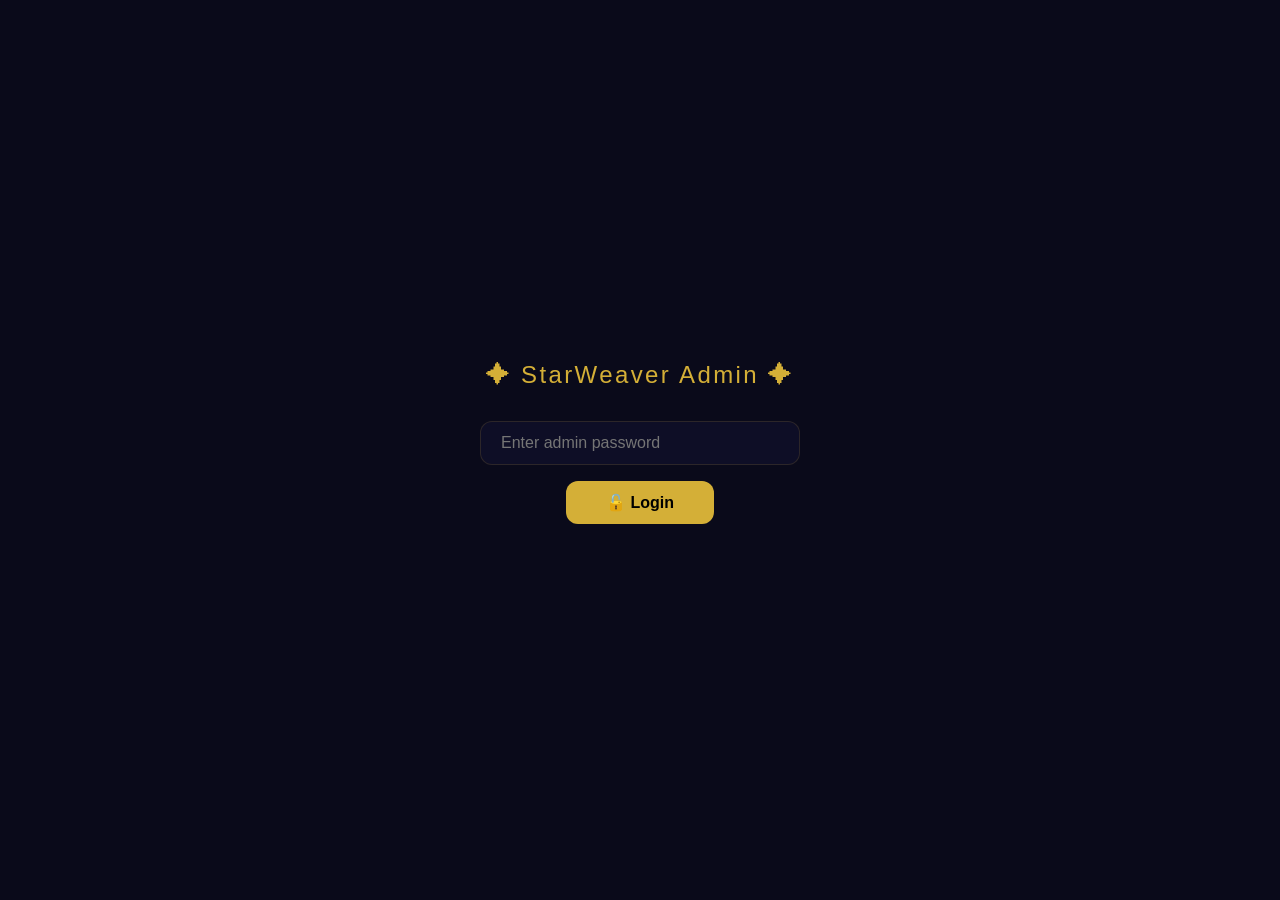
<file: admin.html>
<!DOCTYPE html>
<html lang="zh-CN">
<head>
<meta charset="UTF-8">
<meta name="viewport" content="width=device-width,initial-scale=1.0">
<title>StarWeaver Admin · 管理后台</title>
<style>
:root{--bg-deep:#0a0a1a;--bg-card:rgba(16,16,42,0.85);--gold:#d4af37;--gold-dark:#b8960f;--purple:#9b59b6;--text-primary:#e8e0f0;--text-secondary:#a89bb5;--text-muted:#6b5f7a;--border-subtle:rgba(212,175,55,0.15);--radius:12px}
*{margin:0;padding:0;box-sizing:border-box}
body{font-family:-apple-system,BlinkMacSystemFont,'Segoe UI',Roboto,'Noto Sans SC',sans-serif;background:var(--bg-deep);color:var(--text-primary);min-height:100vh}
/* Login */
.login-screen{display:flex;flex-direction:column;align-items:center;justify-content:center;min-height:100vh;padding:20px}
.admin-logo{font-size:1.5rem;color:var(--gold);margin-bottom:2rem;letter-spacing:.1em}
.login-input{background:var(--bg-card);border:1px solid var(--border-subtle);color:var(--text-primary);padding:12px 20px;border-radius:var(--radius);width:320px;max-width:100%;font-size:1rem;outline:none;transition:border-color .3s}
.login-input:focus{border-color:var(--gold)}
.login-btn{background:var(--gold);color:#000;border:none;padding:12px 40px;border-radius:var(--radius);font-size:1rem;cursor:pointer;margin-top:1rem;font-weight:600;transition:opacity .3s}
.login-btn:hover{opacity:.9}
.login-error{color:#ff6b6b;margin-top:1rem;font-size:.9rem}
/* Dashboard */
.dashboard{display:none}
.dash-header{display:flex;justify-content:space-between;align-items:center;padding:16px 20px;border-bottom:1px solid var(--border-subtle)}
.dash-header h1{color:var(--gold);font-size:1.2rem}
.logout-btn{background:transparent;color:var(--text-secondary);border:1px solid var(--border-subtle);padding:8px 16px;border-radius:var(--radius);cursor:pointer;font-size:.85rem}
.logout-btn:hover{color:#ff6b6b;border-color:#ff6b6b}
/* Tabs */
.tab-nav{display:flex;border-bottom:1px solid var(--border-subtle);padding:0 20px}
.tab-btn{background:none;border:none;color:var(--text-muted);padding:14px 24px;cursor:pointer;font-size:.9rem;border-bottom:2px solid transparent;transition:all .3s}
.tab-btn.active{color:var(--gold);border-bottom-color:var(--gold)}
.tab-content{display:none;padding:20px}
.tab-content.active{display:block}
.tab-header{display:flex;justify-content:space-between;align-items:center;margin-bottom:12px}
.tab-header h2{font-size:1rem;color:var(--text-primary)}
/* Table */
.table-wrap{overflow-x:auto}
table{width:100%;border-collapse:collapse}
th,td{padding:10px 14px;text-align:left;border-bottom:1px solid var(--border-subtle);font-size:.85rem}
th{color:var(--gold);font-weight:600;white-space:nowrap}
td{color:var(--text-secondary)}
tr:hover td{background:rgba(212,175,55,.05)}
.premium-badge{display:inline-block;background:var(--gold);color:#000;padding:2px 8px;border-radius:4px;font-size:.75rem;font-weight:600}
.refresh-btn{background:var(--bg-card);border:1px solid var(--border-subtle);color:var(--gold);padding:8px 20px;border-radius:var(--radius);cursor:pointer;font-size:.85rem;transition:all .3s}
.refresh-btn:hover{border-color:var(--gold)}
.loading-text{text-align:center;padding:2rem;color:var(--text-muted)}
.empty-state{text-align:center;padding:2rem;color:var(--text-muted);font-size:.9rem}
/* Expandable log rows */
.expand-btn{background:none;border:1px solid var(--border-subtle);color:var(--gold);padding:2px 10px;border-radius:4px;cursor:pointer;font-size:.75rem}
.log-detail-row td{padding:0!important}
.log-detail{padding:14px 18px;background:rgba(0,0,0,.3);margin:4px 8px;border-radius:8px;font-size:.8rem;line-height:1.6}
.log-detail-label{color:var(--gold);font-weight:600;margin-top:10px}
.log-detail-label:first-child{margin-top:0}
.log-detail pre{white-space:pre-wrap;word-break:break-all;margin-top:4px;color:var(--text-secondary)}
.spinner{display:inline-block;width:18px;height:18px;border:2px solid var(--border-subtle);border-top-color:var(--gold);border-radius:50%;animation:spin .8s linear infinite;vertical-align:middle;margin-right:6px}
@keyframes spin{to{transform:rotate(360deg)}}
@media(max-width:600px){
  th,td{padding:8px 10px;font-size:.8rem}
  .tab-btn{padding:12px 16px;font-size:.85rem}
  .dash-header{flex-direction:column;gap:10px;text-align:center}
}
</style>
</head>
<body>

<div id="login-screen" class="login-screen">
  <div class="admin-logo">✦ StarWeaver Admin ✦</div>
  <input class="login-input" id="pw-input" type="password" placeholder="Enter admin password" autocomplete="current-password">
  <button class="login-btn" id="login-btn">🔓 Login</button>
  <div id="login-error" class="login-error"></div>
</div>

<div id="dashboard" class="dashboard">
  <div class="dash-header">
    <h1>✦ StarWeaver Admin ✦</h1>
    <button class="logout-btn" onclick="logout()">🚪 Logout</button>
  </div>

  <div class="tab-nav">
    <button class="tab-btn active" data-tab="users" onclick="switchTab('users')">👥 Users</button>
    <button class="tab-btn" data-tab="codes" onclick="switchTab('codes')">🔑 Codes</button>
    <button class="tab-btn" data-tab="logs" onclick="switchTab('logs')">📋 AI Logs</button>
  </div>

  <div id="tab-users" class="tab-content active">
    <div class="tab-header">
      <h2>User Management</h2>
      <button class="refresh-btn" onclick="loadUsers()">🔄 Refresh</button>
    </div>
    <div class="table-wrap">
      <table>
        <thead><tr><th>User ID</th><th>Name</th><th>Email</th><th>Sign</th><th>Registered</th><th>Status</th></tr></thead>
        <tbody id="users-body"></tbody>
      </table>
    </div>
  </div>

  <div id="tab-codes" class="tab-content">
    <div class="tab-header">
      <h2>Premium Codes</h2>
      <div style="display:flex;gap:8px;flex-wrap:wrap;align-items:center;">
        <select id="code-type-select" style="background:var(--bg-card);border:1px solid var(--border-subtle);color:var(--text-primary);padding:8px 12px;border-radius:var(--radius);font-size:.85rem;">
          <option value="premium">🌟 Premium (无限)</option>
          <option value="credits">🎫 Credits (次数)</option>
        </select>
        <span id="credits-options" style="display:none;">
          <input id="credits-count" type="number" value="10" min="1" max="9999" style="background:var(--bg-card);border:1px solid var(--border-subtle);color:var(--text-primary);padding:8px 12px;border-radius:var(--radius);width:70px;font-size:.85rem;" title="Credits per use">
          <span style="color:var(--text-muted);font-size:.8rem;margin:0 4px;">×</span>
          <input id="max-uses" type="number" value="1" min="1" max="9999" style="background:var(--bg-card);border:1px solid var(--border-subtle);color:var(--text-primary);padding:8px 12px;border-radius:var(--radius);width:70px;font-size:.85rem;" title="Max uses (0=unlimited)">
          <span style="color:var(--text-muted);font-size:.8rem;margin-left:4px;">uses</span>
        </span>
        <button class="refresh-btn" onclick="loadCodes()">🔄 Refresh</button>
        <button class="refresh-btn" onclick="generateCode()" style="background:var(--gold);color:#000;font-weight:600">➕ Generate Code</button>
      </div>
    </div>
    <div id="new-code-box" style="display:none;background:rgba(212,175,55,0.1);border:1px solid var(--gold);border-radius:var(--radius);padding:16px;margin-bottom:16px;text-align:center">
      <div style="color:var(--gold);font-size:.8rem;margin-bottom:6px">✨ New Code Generated</div>
      <div id="new-code-value" style="font-family:monospace;font-size:1.4rem;color:#fff;letter-spacing:.15em;font-weight:700"></div>
      <div id="new-code-info" style="color:var(--text-muted);font-size:.8rem;margin-top:4px;"></div>
    </div>
    <div class="table-wrap">
      <table>
        <thead><tr><th>Code</th><th>Type</th><th>Status</th><th>Used/Total</th><th>Used By</th></tr></thead>
        <tbody id="codes-body"></tbody>
      </table>
    </div>
  </div>

  <div id="tab-logs" class="tab-content">
    <div class="tab-header">
      <h2>AI Call Logs</h2>
      <button class="refresh-btn" onclick="loadLogs()">🔄 Refresh</button>
    </div>
    <div class="table-wrap">
      <table>
        <thead><tr><th>User ID</th><th>Type</th><th>Prompt</th><th>Time</th><th></th></tr></thead>
        <tbody id="logs-body"></tbody>
      </table>
    </div>
  </div>
</div>

<script>
const API = '/api/starweaver.js';
let adminToken = '';

function $id(id){return document.getElementById(id)}

async function callApi(action, extra) {
  const r = await fetch(API, {
    method:'POST', headers:{'Content-Type':'application/json'},
    body:JSON.stringify({action,...extra})
  });
  return r.json();
}

async function adminLogin() {
  const pw = $id('pw-input').value;
  if (!pw) return;
  $id('login-error').textContent = '';
  const r = await callApi('adminLogin', {password:pw});
  if (r.ok && r.token) {
    adminToken = r.token;
    $id('login-screen').style.display = 'none';
    $id('dashboard').style.display = 'block';
    loadUsers();
  } else {
    $id('login-error').textContent = '❌ Invalid password';
  }
}

function logout() {
  adminToken = '';
  $id('dashboard').style.display = 'none';
  $id('login-screen').style.display = 'flex';
  $id('pw-input').value = '';
}

function switchTab(tab) {
  document.querySelectorAll('.tab-btn').forEach(b=>b.classList.remove('active'));
  document.querySelectorAll('.tab-content').forEach(c=>c.classList.remove('active'));
  document.querySelector(`[data-tab="${tab}"]`).classList.add('active');
  $id('tab-'+tab).classList.add('active');
  if (tab==='users') loadUsers(); else if (tab==='codes') loadCodes(); else loadLogs();
}

// Toggle credits options
const codeTypeSelect = $id('code-type-select');
const creditsOptions = $id('credits-options');
if (codeTypeSelect && creditsOptions) {
  codeTypeSelect.addEventListener('change', () => {
    creditsOptions.style.display = codeTypeSelect.value === 'credits' ? 'inline' : 'none';
  });
}

async function loadUsers() {
  const tbody = $id('users-body');
  tbody.innerHTML = '<tr><td colspan="6" class="loading-text"><span class="spinner"></span>Loading...</td></tr>';
  const r = await callApi('adminGetUsers', {adminToken});
  if (!r.ok || !r.users) { tbody.innerHTML = '<tr><td colspan="6" class="empty-state">Failed to load</td></tr>'; return; }
  if (!r.users.length) { tbody.innerHTML = '<tr><td colspan="6" class="empty-state">No users found</td></tr>'; return; }
  tbody.innerHTML = r.users.map(u => `<tr>
    <td style="font-family:monospace;font-size:.75rem">${esc(u.userId||'-')}</td>
    <td>${esc(u.name||'-')}</td>
    <td>${esc(u.email||'-')}</td>
    <td>${u.zodiacSign ? esc(u.zodiacSign) : '-'}</td>
    <td style="white-space:nowrap">${fmtDate(u.createdAt)}</td>
    <td>${u.premium ? '<span class="premium-badge">🌟 PREMIUM</span>' : (u.freeCredits ? '<span style="color:#2ecc71;font-size:.8rem;">🎫 '+u.freeCredits+'</span>' : '-')}</td>
  </tr>`).join('');
}

async function loadLogs() {
  const tbody = $id('logs-body');
  tbody.innerHTML = '<tr><td colspan="5" class="loading-text"><span class="spinner"></span>Loading...</td></tr>';
  const r = await callApi('adminGetLogs', {adminToken});
  if (!r.ok || !r.logs) { tbody.innerHTML = '<tr><td colspan="5" class="empty-state">Failed to load</td></tr>'; return; }
  if (!r.logs.length) { tbody.innerHTML = '<tr><td colspan="5" class="empty-state">No logs found</td></tr>'; return; }
  window._logs = r.logs;
  tbody.innerHTML = r.logs.map((log,i) => `<tr>
    <td style="font-family:monospace;font-size:.75rem">${esc(log.userId||'-')}</td>
    <td>${esc(log.type||'-')}</td>
    <td style="max-width:180px;overflow:hidden;text-overflow:ellipsis;white-space:nowrap">${esc((log.prompt||'').slice(0,50))}</td>
    <td style="white-space:nowrap">${fmtDate(log.timestamp)}</td>
    <td><button class="expand-btn" onclick="toggleLog(${i})">${window._logOpen === i ? '▲' : '▼'}</button></td>
  </tr>
  <tr class="log-detail-row" id="detail-${i}" style="display:${window._logOpen === i ? 'table-row' : 'none'}">
    <td colspan="5"><div class="log-detail">
      <div class="log-detail-label">📝 Prompt:</div><pre>${esc(log.prompt||'')}</pre>
      <div class="log-detail-label">🤖 Response:</div><pre>${esc(log.response||'')}</pre>
    </div></td>
  </tr>`).join('');
}

async function loadCodes() {
  const tbody = $id('codes-body');
  tbody.innerHTML = '<tr><td colspan="5" class="loading-text"><span class="spinner"></span>Loading...</td></tr>';
  const r = await callApi('listCodes', {adminToken});
  if (!r.ok || !r.codes) { tbody.innerHTML = '<tr><td colspan="5" class="empty-state">Failed to load</td></tr>'; return; }
  if (!r.codes.length) { tbody.innerHTML = '<tr><td colspan="5" class="empty-state">No codes found</td></tr>'; return; }
  tbody.innerHTML = r.codes.map(c => {
    const typeLabel = c.type === 'credits'
      ? '<span style="color:#3b82f6;">🎫 +' + (c.credits||'?') + '</span>'
      : '<span style="color:#f59e0b;">🌟 Premium</span>';
    const statusColor = c.status === 'active' ? '#2ecc71' : '#e74c3c';
    const usageInfo = c.type === 'credits' ? (c.usageCount||0) + '/' + (c.maxUses||'?') : (c.status === 'active' ? '∞' : '1/1');
    return `<tr>
      <td style="font-family:monospace;font-size:.8rem;letter-spacing:.1em">${esc(c.code)}</td>
      <td>${typeLabel}</td>
      <td><span style="color:${statusColor};font-weight:600">● ${(c.status||'').toUpperCase()}</span></td>
      <td>${usageInfo}</td>
      <td style="font-family:monospace;font-size:.75rem;max-width:120px;overflow:hidden;text-overflow:ellipsis;white-space:nowrap;" title="${esc(c.usedBy||'')}">${esc((c.usedBy||'-').split(':')[0])}</td>
    </tr>`;
  }).join('');
}

async function generateCode() {
  const btn = event.target;
  const codeType = $id('code-type-select')?.value || 'premium';
  const extra = { adminToken, codeType };
  if (codeType === 'credits') {
    extra.credits = parseInt($id('credits-count')?.value) || 10;
    extra.maxUses = parseInt($id('max-uses')?.value) || 1;
  }
  btn.disabled = true;
  btn.textContent = '⏳ Generating...';
  const r = await callApi('generateCode', extra);
  btn.disabled = false;
  btn.textContent = '➕ Generate Code';
  if (r.ok && r.code) {
    $id('new-code-value').textContent = r.code;
    const info = r.codeData;
    let infoText = codeType === 'premium'
      ? '🌟 Premium · Unlimited AI access'
      : '🎫 +' + (info.credits||'?') + ' credits × ' + (info.maxUses||'?') + ' uses';
    $id('new-code-info').textContent = infoText;
    $id('new-code-box').style.display = 'block';
    loadCodes();
  } else {
    alert('Failed to generate code');
  }
}

window._logOpen = null;

function toggleLog(i) {
  window._logOpen = window._logOpen === i ? null : i;
  loadLogs();
}

function fmtDate(d) {
  if (!d) return '-';
  try{return new Date(d).toLocaleString('zh-CN')}catch(e){return d}
}

function esc(s) {
  if (!s) return '';
  return String(s).replace(/&/g,'&amp;').replace(/</g,'&lt;').replace(/>/g,'&gt;').replace(/"/g,'&quot;');
}

$id('login-btn').addEventListener('click', adminLogin);
$id('pw-input').addEventListener('keydown', e => { if (e.key==='Enter') adminLogin(); });
</script>
</body>
</html>
</file>
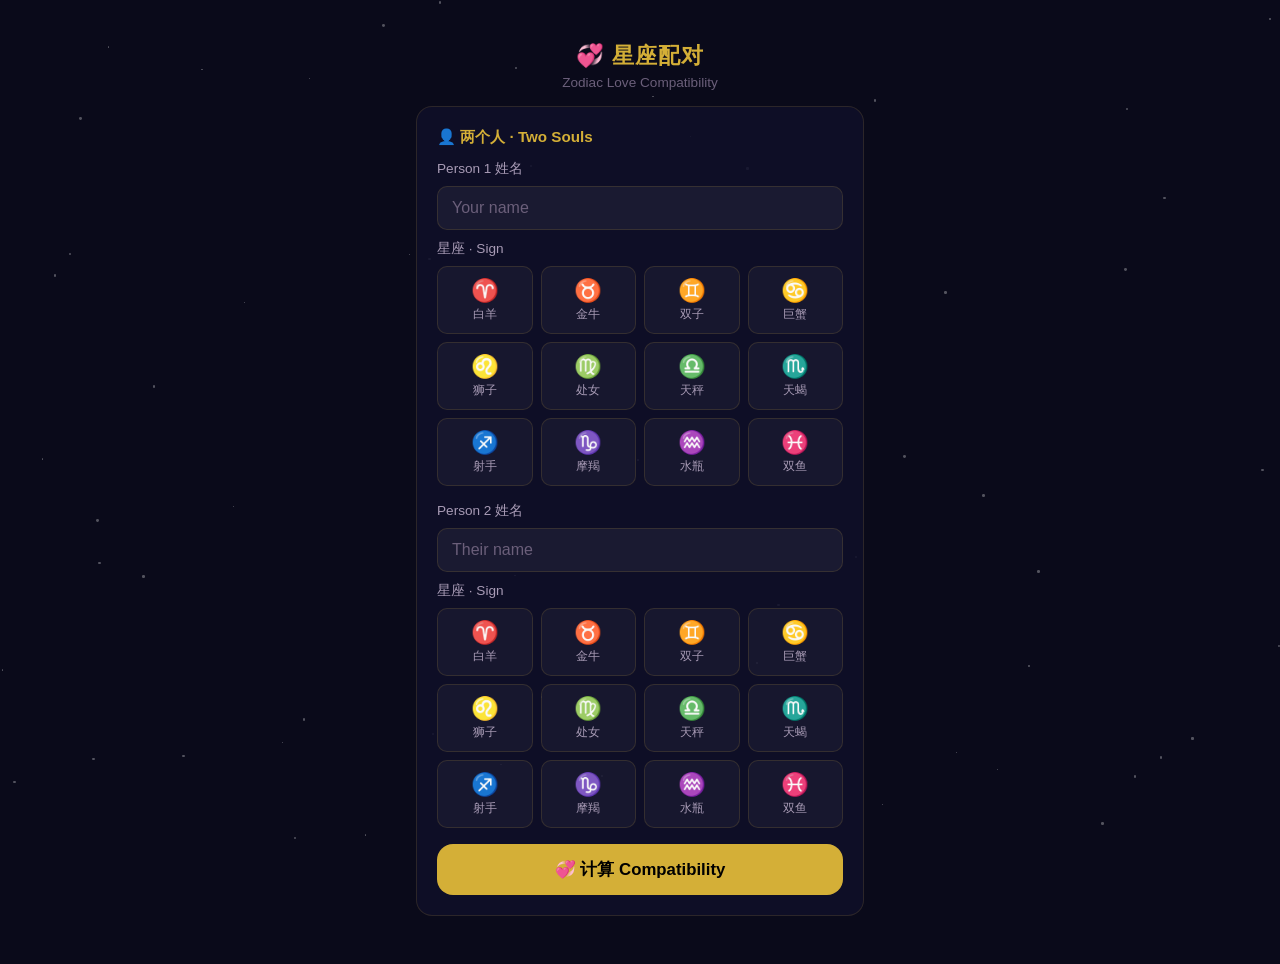
<file: compatibility-h5.html>
<!DOCTYPE html>
<html lang="zh-CN">
<head>
<meta charset="UTF-8">
<meta name="viewport" content="width=device-width,initial-scale=1.0,maximum-scale=1.0,user-scalable=no">
<title>星座配对 · Zodiac Compatibility</title>
<style>
:root{--bg-deep:#0a0a1a;--bg-card:rgba(16,16,42,0.85);--gold:#d4af37;--gold-light:#f0d060;--purple:#9b59b6;--purple-light:#c084fc;--text-primary:#e8e0f0;--text-secondary:#a89bb5;--text-muted:#6b5f7a;--border-subtle:rgba(212,175,55,0.15);--radius:16px}
*{margin:0;padding:0;box-sizing:border-box;-webkit-tap-highlight-color:transparent}
body{font-family:-apple-system,BlinkMacSystemFont,'Segoe UI',Roboto,'Noto Sans SC',sans-serif;background:var(--bg-deep);color:var(--text-primary);min-height:100vh;min-height:100dvh;max-width:480px;margin:0 auto;padding:16px 16px 32px}
/* Header */
.hdr{text-align:center;padding:24px 0 16px}
.hdr h1{color:var(--gold);font-size:1.4rem;letter-spacing:.05em}
.hdr p{color:var(--text-muted);font-size:.85rem;margin-top:4px}
/* Card */
.card{background:var(--bg-card);border:1px solid var(--border-subtle);border-radius:var(--radius);padding:20px;margin-bottom:16px}
.card-title{color:var(--gold);font-size:.95rem;margin-bottom:12px;font-weight:600}
/* Person inputs */
.person-block{margin-bottom:16px}
.person-block:last-child{margin-bottom:0}
.person-label{display:block;margin-bottom:8px;color:var(--text-secondary);font-size:.85rem}
.name-in{width:100%;background:rgba(255,255,255,.05);border:1px solid var(--border-subtle);border-radius:10px;padding:12px 14px;color:var(--text-primary);font-size:1rem;outline:none;transition:border-color .3s;margin-bottom:10px}
.name-in:focus{border-color:var(--gold)}
.name-in::placeholder{color:var(--text-muted)}
/* Zodiac grid */
.sign-grid{display:grid;grid-template-columns:repeat(4,1fr);gap:8px}
.sign-opt{background:rgba(255,255,255,.04);border:1px solid var(--border-subtle);border-radius:10px;padding:10px 4px;text-align:center;cursor:pointer;transition:all .25s;color:var(--text-secondary);font-size:.75rem;user-select:none}
.sign-opt .sym{font-size:1.4rem;display:block;margin-bottom:2px}
.sign-opt.selected{background:rgba(212,175,55,.15);border-color:var(--gold);color:var(--gold)}
/* Button */
.calc-btn{width:100%;background:var(--gold);color:#000;border:none;border-radius:var(--radius);padding:14px;font-size:1.05rem;font-weight:700;cursor:pointer;transition:opacity .3s}
.calc-btn:disabled{opacity:.4;cursor:not-allowed}
.calc-btn:hover:not(:disabled){opacity:.9}
/* Result */
.result-area{display:none;animation:fadeIn .5s ease}
@keyframes fadeIn{from{opacity:0;transform:translateY(10px)}to{opacity:1;transform:translateY(0)}}
.compat-names{text-align:center;color:var(--text-secondary);font-size:.95rem;margin-bottom:8px}
.compat-names strong{color:var(--text-primary)}
/* Gauge */
.gauge-wrap{display:flex;flex-direction:column;align-items:center;padding:12px 0}
.gauge{width:180px;height:180px;border-radius:50%;position:relative;display:flex;align-items:center;justify-content:center;transition:background .5s}
.gauge-inner{width:130px;height:130px;border-radius:50%;background:var(--bg-deep);display:flex;flex-direction:column;align-items:center;justify-content:center;z-index:1}
.gauge-pts{font-size:2.6rem;font-weight:700;transition:color .5s}
.gauge-lbl{font-size:.8rem;color:var(--text-secondary);margin-top:2px}
.gauge-desc{text-align:center;color:var(--text-secondary);font-size:.9rem;margin:12px 0;line-height:1.5}
/* Reading */
.reading-box{background:rgba(0,0,0,.3);border-radius:12px;padding:16px;margin-top:12px;line-height:1.7;font-size:.88rem;color:var(--text-primary);white-space:pre-wrap;max-height:400px;overflow-y:auto}
.reading-box.loading{text-align:center;color:var(--text-muted)}
/* Action buttons */
.actions{display:flex;gap:10px;margin-top:14px}
.actions button{flex:1;padding:12px 8px;border-radius:12px;border:none;font-size:.85rem;font-weight:600;cursor:pointer;transition:opacity .3s}
.actions button:hover{opacity:.9}
.btn-stella{background:linear-gradient(135deg,var(--purple),#7c3aed);color:#fff}
.btn-share{background:var(--bg-card);border:1px solid var(--border-subtle)!important;color:var(--gold)}
/* Star background dots */
.stars{position:fixed;inset:0;z-index:-1;pointer-events:none;overflow:hidden}
.stars span{position:absolute;width:2px;height:2px;background:rgba(255,255,255,.3);border-radius:50%;animation:twinkle 3s infinite alternate}
@keyframes twinkle{0%{opacity:.2}100%{opacity:.8}}
/* Toast */
.toast{position:fixed;bottom:80px;left:50%;transform:translateX(-50%);background:rgba(0,0,0,.8);color:#fff;padding:10px 20px;border-radius:8px;font-size:.85rem;z-index:99;animation:fadeIn .3s;display:none}
@media(max-width:380px){
  .sign-grid{grid-template-columns:repeat(3,1fr)}
  .gauge{width:150px;height:150px}
  .gauge-inner{width:110px;height:110px}
  .gauge-pts{font-size:2.2rem}
}
</style>
</head>
<body>

<div class="stars" id="stars"></div>
<div class="toast" id="toast"></div>

<div class="hdr">
  <h1>💞 星座配对</h1>
  <p>Zodiac Love Compatibility</p>
</div>

<div class="card">
  <div class="card-title">👤 两个人 · Two Souls</div>

  <!-- Person 1 -->
  <div class="person-block">
    <label class="person-label">Person 1 姓名</label>
    <input class="name-in" id="name1" type="text" placeholder="Your name" maxlength="20">
    <label class="person-label">星座 · Sign</label>
    <div class="sign-grid" id="sign-grid1"></div>
  </div>

  <!-- Person 2 -->
  <div class="person-block">
    <label class="person-label">Person 2 姓名</label>
    <input class="name-in" id="name2" type="text" placeholder="Their name" maxlength="20">
    <label class="person-label">星座 · Sign</label>
    <div class="sign-grid" id="sign-grid2"></div>
  </div>

  <button class="calc-btn" id="calc-btn">💞 计算 Compatibility</button>
</div>

<div class="card result-area" id="result-area">
  <div class="compat-names" id="compat-names"></div>

  <div class="gauge-wrap">
    <div class="gauge" id="gauge">
      <div class="gauge-inner">
        <div class="gauge-pts" id="gauge-pts">0%</div>
        <div class="gauge-lbl" id="gauge-lbl">Compatibility</div>
      </div>
    </div>
  </div>
  <div class="gauge-desc" id="gauge-desc"></div>

  <div class="reading-box" id="reading-box">
    Click "Ask Stella" for an AI-powered reading
  </div>

  <div class="actions">
    <button class="btn-stella" id="stella-btn">🌟 Ask Stella</button>
    <button class="btn-share" id="share-btn">📤 Share</button>
  </div>
</div>

<script>
const API = '/api/starweaver.js';

const ZODIACS = [
  {name:'白羊',sym:'♈',dates:'3.21-4.19'},
  {name:'金牛',sym:'♉',dates:'4.20-5.20'},
  {name:'双子',sym:'♊',dates:'5.21-6.21'},
  {name:'巨蟹',sym:'♋',dates:'6.22-7.22'},
  {name:'狮子',sym:'♌',dates:'7.23-8.22'},
  {name:'处女',sym:'♍',dates:'8.23-9.22'},
  {name:'天秤',sym:'♎',dates:'9.23-10.23'},
  {name:'天蝎',sym:'♏',dates:'10.24-11.22'},
  {name:'射手',sym:'♐',dates:'11.23-12.21'},
  {name:'摩羯',sym:'♑',dates:'12.22-1.19'},
  {name:'水瓶',sym:'♒',dates:'1.20-2.18'},
  {name:'双鱼',sym:'♓',dates:'2.19-3.20'}
];

let sel1 = null, sel2 = null;
let lastResult = null;

// Generate star background
(function(){
  const c = document.getElementById('stars');
  for(let i=0;i<60;i++){
    const s=document.createElement('span');
    s.style.left=Math.random()*100+'%';
    s.style.top=Math.random()*100+'%';
    s.style.animationDelay=Math.random()*5+'s';
    s.style.width=s.style.height=Math.random()*2+1+'px';
    c.appendChild(s);
  }
})();

// Render zodiac grids
function renderGrids(){
  ['sign-grid1','sign-grid2'].forEach((id,i)=>{
    const el=document.getElementById(id);
    el.innerHTML=ZODIACS.map(z=>`<div class="sign-opt" data-name="${z.name}" onclick="selectSign(${i+1},'${z.name}')">
      <span class="sym">${z.sym}</span>${z.name}
    </div>`).join('');
  });
}
renderGrids();

function selectSign(person, name){
  const gridId = 'sign-grid' + person;
  const grid = document.getElementById(gridId);
  grid.querySelectorAll('.sign-opt').forEach(el=>{
    el.classList.toggle('selected', el.dataset.name===name);
  });
  if(person===1) sel1=name; else sel2=name;
}

function $id(id){return document.getElementById(id)}

function esc(s){if(!s)return '';return String(s).replace(/&/g,'&amp;').replace(/</g,'&lt;').replace(/>/g,'&gt;').replace(/"/g,'&quot;')}

async function callApi(action, data){
  const r=await fetch(API,{method:'POST',headers:{'Content-Type':'application/json'},body:JSON.stringify({action,...data})});
  return r.json();
}

function gaugeColor(score){
  if(score>=75) return '#22c55e';
  if(score>=55) return '#d4af37';
  if(score>=35) return '#f59e0b';
  return '#ef4444';
}

function updateGauge(score){
  const g=$id('gauge');
  const pts=$id('gauge-pts');
  const col=gaugeColor(score);
  g.style.background=`conic-gradient(from -90deg, ${col} 0% ${score}%, rgba(255,255,255,.06) ${score}% 100%)`;
  pts.style.color=col;
  pts.textContent=score+'%';
}

function showToast(msg){
  const t=$id('toast');
  t.textContent=msg;
  t.style.display='block';
  setTimeout(()=>t.style.display='none',2000);
}

async function calculate(){
  if(!sel1||!sel2){
    showToast('请为双方选择星座 · Select both signs');
    return;
  }
  const btn=$id('calc-btn');
  btn.disabled=true;
  btn.textContent='✨ Calculating...';

  const n1=$id('name1').value.trim()||'';
  const n2=$id('name2').value.trim()||'';

  const r=await callApi('getCompatibility',{sign1:sel1,sign2:sel2,name1:n1,name2:n2});

  btn.disabled=false;
  btn.textContent='💞 计算 Compatibility';

  if(!r.ok||r.score===undefined){
    showToast('Calculation failed, try again');
    return;
  }

  lastResult=r;
  $id('result-area').style.display='block';

  // Names
  const dn1=n1||sel1, dn2=n2||sel2;
  $id('compat-names').innerHTML=`<strong>${esc(dn1)}</strong> ${sel1} & <strong>${esc(dn2)}</strong> ${sel2}`;

  // Gauge
  updateGauge(r.score);
  $id('gauge-lbl').textContent=r.reading?'✨ With AI Reading':'Compatibility';
  $id('gauge-desc').textContent=r.description||'';

  // Reading
  const rb=$id('reading-box');
  if(r.reading){
    rb.textContent=r.reading;
    rb.classList.remove('loading');
  } else {
    rb.textContent='Click "Ask Stella" for an AI-powered reading';
  }

  // Scroll to result
  setTimeout(()=>$id('result-area').scrollIntoView({behavior:'smooth',block:'start'}),100);
}

async function askStella(){
  if(!sel1||!sel2){
    showToast('请先选择双方星座');
    return;
  }
  const btn=$id('stella-btn');
  btn.disabled=true;
  btn.textContent='✨ Thinking...';

  const n1=$id('name1').value.trim()||'';
  const n2=$id('name2').value.trim()||'';

  const r=await callApi('getCompatibility',{sign1:sel1,sign2:sel2,name1:n1,name2:n2});

  btn.disabled=false;
  btn.textContent='🌟 Ask Stella';

  if(!r.ok) return showToast('Failed to get reading');

  lastResult=r;
  $id('result-area').style.display='block';

  const dn1=n1||sel1, dn2=n2||sel2;
  $id('compat-names').innerHTML=`<strong>${esc(dn1)}</strong> ${sel1} & <strong>${esc(dn2)}</strong> ${sel2}`;

  if(r.score!==undefined) updateGauge(r.score);
  $id('gauge-lbl').textContent=r.reading?'✨ AI Reading':'Compatibility';
  $id('gauge-desc').textContent=r.description||'';

  const rb=$id('reading-box');
  if(r.reading){
    rb.textContent=r.reading;
    rb.classList.remove('loading');
  } else {
    rb.textContent='✨ Stella is contemplating the cosmos... try again';
  }
  setTimeout(()=>$id('result-area').scrollIntoView({behavior:'smooth',block:'start'}),100);
}

async function shareResult(){
  const n1=$id('name1').value.trim()||sel1||'Person 1';
  const n2=$id('name2').value.trim()||sel2||'Person 2';
  const pts=lastResult?.score||'??';
  const txt=`💞 ${n1} & ${n2}\n✨ Compatibility: ${pts}%\n🔮 Powered by StarWeaver`;

  if(navigator.share){
    try{
      await navigator.share({title:'Zodiac Compatibility',text:txt,url:location.href});
    }catch(e){/* user cancelled */}
  } else {
    try{
      await navigator.clipboard.writeText(txt);
      showToast('📋 Copied to clipboard');
    }catch(e){
      showToast('Copy: '+txt);
    }
  }
}

$id('calc-btn').addEventListener('click', calculate);
$id('stella-btn').addEventListener('click', askStella);
$id('share-btn').addEventListener('click', shareResult);
</script>
</body>
</html>
</file>
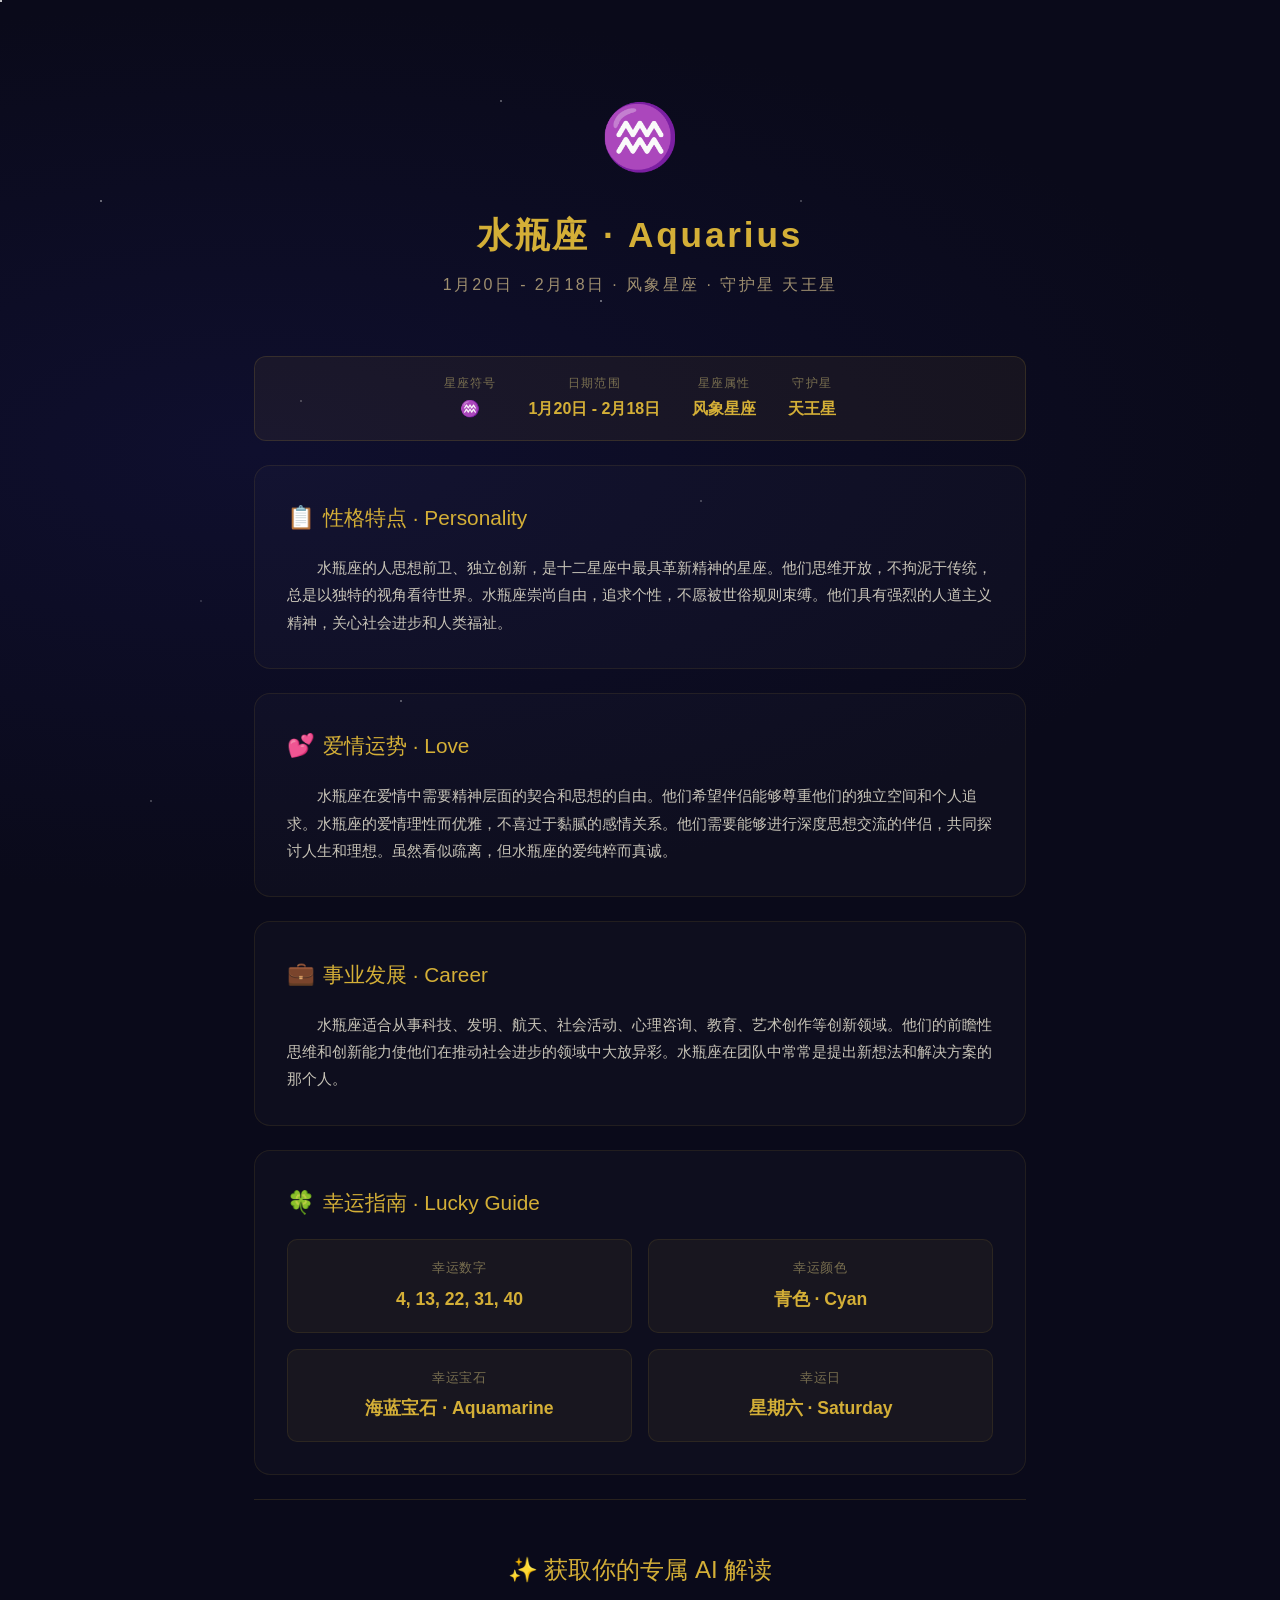
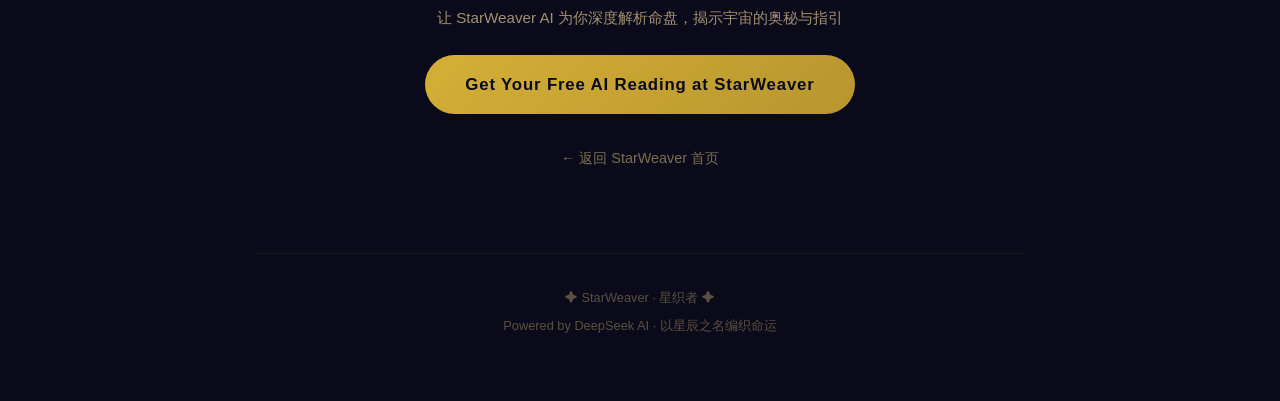
<file: zodiac/aquarius.html>
<!DOCTYPE html>
<html lang="zh-CN">
<head>
  <meta charset="UTF-8">
  <meta name="viewport" content="width=device-width, initial-scale=1.0">
  <title>水瓶座(Aquarius)全解析 - 性格特点、爱情运势、事业指南 | StarWeaver · 星织者</title>
  <meta name="description" content="水瓶座（Aquarius）完整指南：了解水瓶座的性格特点、爱情运势、事业发展、幸运数字和幸运宝石。1月20日 - 2月18日出生的人属于水瓶座，守护星为天王星。StarWeaver AI为你深度解析星座奥秘。">
  <meta name="keywords" content="水瓶座,Aquarius,水瓶座性格,水瓶座爱情,水瓶座运势,水瓶座事业,星座,占星,StarWeaver,星织者,AI占星">
  <link rel="canonical" href="https://starweaver.vercel.app/aquarius">
  <link rel="icon" href="data:image/svg+xml,<svg xmlns=%22http://www.w3.org/2000/svg%22 viewBox=%220 0 100 100%22><text y=%22.9em%22 font-size=%2290%22>✨</text></svg>">

  <!-- Open Graph -->
  <meta property="og:title" content="水瓶座(Aquarius)全解析 - 性格特点、爱情运势、事业指南 | StarWeaver · 星织者">
  <meta property="og:description" content="水瓶座（Aquarius）完整指南：了解水瓶座的性格特点、爱情运势、事业发展、幸运数字和幸运宝石。1月20日 - 2月18日出生的人属于水瓶座，守护星为天王星。StarWeaver AI为你深度解析星座奥秘。">
  <meta property="og:url" content="https://starweaver.vercel.app/aquarius">
  <meta property="og:type" content="website">
  <meta property="og:site_name" content="StarWeaver · 星织者">
  <meta property="og:locale" content="zh_CN">

  <!-- Twitter Card -->
  <meta name="twitter:card" content="summary_large_image">
  <meta name="twitter:title" content="水瓶座(Aquarius)全解析 - 性格特点、爱情运势、事业指南 | StarWeaver · 星织者">
  <meta name="twitter:description" content="水瓶座（Aquarius）完整指南：了解水瓶座的性格特点、爱情运势、事业发展、幸运数字和幸运宝石。1月20日 - 2月18日出生的人属于水瓶座，守护星为天王星。StarWeaver AI为你深度解析星座奥秘。">

  <!-- JSON-LD Schema -->
  <script type="application/ld+json">
{
  "@context": "https://schema.org",
  "@type": "ZodiacSign",
  "name": "水瓶座",
  "alternateName": "Aquarius",
  "description": "水瓶座（Aquarius）是风象星座，守护星为天王星，日期范围为1月20日 - 2月18日。",
  "url": "https://starweaver.vercel.app/aquarius"
}
  </script>

  <style>
    *, *::before, *::after { box-sizing: border-box; margin: 0; padding: 0; }
    body {
      font-family: -apple-system, BlinkMacSystemFont, 'Segoe UI', 'Noto Sans SC', sans-serif;
      background: #0a0a1a;
      color: #e0dcd0;
      min-height: 100vh;
      line-height: 1.8;
    }
    .stars-bg {
      position: fixed;
      top: 0; left: 0; width: 100%; height: 100%;
      background: radial-gradient(ellipse at 20% 50%, #0f0f2e 0%, #0a0a1a 70%);
      z-index: -1;
      overflow: hidden;
    }
    .stars-bg::before {
      content: '';
      position: absolute;
      width: 2px; height: 2px;
      background: #fff;
      border-radius: 50%;
      box-shadow:
        100px 200px 0 0 rgba(255,255,255,0.5),
        300px 400px 0 0 rgba(255,255,255,0.3),
        500px 100px 0 0 rgba(255,255,255,0.4),
        700px 500px 0 0 rgba(255,255,255,0.3),
        200px 600px 0 0 rgba(255,255,255,0.2),
        600px 300px 0 0 rgba(255,255,255,0.5),
        800px 200px 0 0 rgba(255,255,255,0.3),
        400px 700px 0 0 rgba(255,255,255,0.4),
        900px 600px 0 0 rgba(255,255,255,0.2),
        150px 800px 0 0 rgba(255,255,255,0.3);
      animation: twinkle 4s ease-in-out infinite alternate;
    }
    @keyframes twinkle {
      0% { opacity: 0.3; }
      100% { opacity: 1; }
    }
    .container {
      max-width: 820px;
      margin: 0 auto;
      padding: 2rem 1.5rem 4rem;
    }
    header {
      text-align: center;
      padding: 3rem 0 2rem;
    }
    .sign-emoji {
      font-size: 4rem;
      display: block;
      margin-bottom: 0.5rem;
    }
    h1 {
      font-size: 2.2rem;
      color: #d4af37;
      letter-spacing: 0.08em;
      margin-bottom: 0.3rem;
    }
    .sign-subtitle {
      font-size: 1rem;
      color: #a09070;
      letter-spacing: 0.15em;
    }
    .meta-bar {
      display: flex;
      justify-content: center;
      gap: 2rem;
      flex-wrap: wrap;
      margin: 1.5rem 0;
      padding: 1rem;
      background: rgba(212, 175, 55, 0.06);
      border: 1px solid rgba(212, 175, 55, 0.15);
      border-radius: 12px;
    }
    .meta-item {
      text-align: center;
    }
    .meta-label {
      font-size: 0.75rem;
      color: #7a7050;
      text-transform: uppercase;
      letter-spacing: 0.1em;
    }
    .meta-value {
      font-size: 1rem;
      color: #d4af37;
      font-weight: 600;
    }
    .section-card {
      background: rgba(255,255,255,0.02);
      border: 1px solid rgba(212, 175, 55, 0.1);
      border-radius: 16px;
      padding: 2rem;
      margin-bottom: 1.5rem;
      transition: border-color 0.3s;
    }
    .section-card:hover {
      border-color: rgba(212, 175, 55, 0.25);
    }
    .section-title {
      font-size: 1.3rem;
      color: #d4af37;
      margin-bottom: 1rem;
      display: flex;
      align-items: center;
      gap: 0.5rem;
    }
    .section-title .icon { font-size: 1.4rem; }
    .section-card p {
      color: #c8c4b8;
      font-size: 0.95rem;
      text-indent: 2em;
    }
    .lucky-grid {
      display: grid;
      grid-template-columns: 1fr 1fr;
      gap: 1rem;
    }
    @media (max-width: 480px) {
      .lucky-grid { grid-template-columns: 1fr; }
    }
    .lucky-item {
      background: rgba(212, 175, 55, 0.05);
      border: 1px solid rgba(212, 175, 55, 0.1);
      border-radius: 10px;
      padding: 1rem;
      text-align: center;
    }
    .lucky-item-label {
      font-size: 0.8rem;
      color: #7a7050;
      letter-spacing: 0.05em;
    }
    .lucky-item-value {
      font-size: 1.1rem;
      color: #d4af37;
      font-weight: 600;
      margin-top: 0.3rem;
    }
    .cta-section {
      text-align: center;
      padding: 3rem 0;
      margin-top: 1rem;
      border-top: 1px solid rgba(212, 175, 55, 0.15);
    }
    .cta-title {
      font-size: 1.5rem;
      color: #d4af37;
      margin-bottom: 0.8rem;
    }
    .cta-text {
      color: #a09070;
      font-size: 0.95rem;
      margin-bottom: 1.5rem;
    }
    .cta-btn {
      display: inline-block;
      padding: 0.9rem 2.5rem;
      background: linear-gradient(135deg, #d4af37, #b8962e);
      color: #0a0a1a;
      font-size: 1.05rem;
      font-weight: 700;
      text-decoration: none;
      border-radius: 50px;
      transition: all 0.3s;
      letter-spacing: 0.05em;
    }
    .cta-btn:hover {
      transform: translateY(-2px);
      box-shadow: 0 8px 30px rgba(212, 175, 55, 0.3);
    }
    .back-link {
      display: inline-block;
      margin-top: 2rem;
      color: #7a7050;
      text-decoration: none;
      font-size: 0.9rem;
      transition: color 0.3s;
    }
    .back-link:hover { color: #d4af37; }
    footer {
      text-align: center;
      padding: 2rem 0 0;
      color: #5a5040;
      font-size: 0.8rem;
      border-top: 1px solid rgba(212, 175, 55, 0.08);
      margin-top: 2rem;
    }
  </style>
</head>
<body>
  <div class="stars-bg"></div>
  <div class="container">

    <header>
      <span class="sign-emoji">♒</span>
      <h1>水瓶座 · Aquarius</h1>
      <p class="sign-subtitle">1月20日 - 2月18日 · 风象星座 · 守护星 天王星</p>
    </header>

    <div class="meta-bar">
      <div class="meta-item">
        <div class="meta-label">星座符号</div>
        <div class="meta-value">♒</div>
      </div>
      <div class="meta-item">
        <div class="meta-label">日期范围</div>
        <div class="meta-value">1月20日 - 2月18日</div>
      </div>
      <div class="meta-item">
        <div class="meta-label">星座属性</div>
        <div class="meta-value">风象星座</div>
      </div>
      <div class="meta-item">
        <div class="meta-label">守护星</div>
        <div class="meta-value">天王星</div>
      </div>
    </div>

    <div class="section-card">
      <div class="section-title"><span class="icon">📋</span> 性格特点 · Personality</div>
      <p>水瓶座的人思想前卫、独立创新，是十二星座中最具革新精神的星座。他们思维开放，不拘泥于传统，总是以独特的视角看待世界。水瓶座崇尚自由，追求个性，不愿被世俗规则束缚。他们具有强烈的人道主义精神，关心社会进步和人类福祉。</p>
    </div>

    <div class="section-card">
      <div class="section-title"><span class="icon">💕</span> 爱情运势 · Love</div>
      <p>水瓶座在爱情中需要精神层面的契合和思想的自由。他们希望伴侣能够尊重他们的独立空间和个人追求。水瓶座的爱情理性而优雅，不喜过于黏腻的感情关系。他们需要能够进行深度思想交流的伴侣，共同探讨人生和理想。虽然看似疏离，但水瓶座的爱纯粹而真诚。</p>
    </div>

    <div class="section-card">
      <div class="section-title"><span class="icon">💼</span> 事业发展 · Career</div>
      <p>水瓶座适合从事科技、发明、航天、社会活动、心理咨询、教育、艺术创作等创新领域。他们的前瞻性思维和创新能力使他们在推动社会进步的领域中大放异彩。水瓶座在团队中常常是提出新想法和解决方案的那个人。</p>
    </div>

    <div class="section-card">
      <div class="section-title"><span class="icon">🍀</span> 幸运指南 · Lucky Guide</div>
      <div class="lucky-grid">
        <div class="lucky-item">
          <div class="lucky-item-label">幸运数字</div>
          <div class="lucky-item-value">4, 13, 22, 31, 40</div>
        </div>
        <div class="lucky-item">
          <div class="lucky-item-label">幸运颜色</div>
          <div class="lucky-item-value">青色 · Cyan</div>
        </div>
        <div class="lucky-item">
          <div class="lucky-item-label">幸运宝石</div>
          <div class="lucky-item-value">海蓝宝石 · Aquamarine</div>
        </div>
        <div class="lucky-item">
          <div class="lucky-item-label">幸运日</div>
          <div class="lucky-item-value">星期六 · Saturday</div>
        </div>
      </div>
    </div>

    <div class="cta-section">
      <div class="cta-title">✨ 获取你的专属 AI 解读</div>
      <p class="cta-text">让 StarWeaver AI 为你深度解析命盘，揭示宇宙的奥秘与指引</p>
      <a href="https://starweaver.vercel.app" class="cta-btn">Get Your Free AI Reading at StarWeaver</a>
      <br>
      <a href="https://starweaver.vercel.app" class="back-link">← 返回 StarWeaver 首页</a>
    </div>

    <footer>
      <p>✦ StarWeaver · 星织者 ✦</p>
      <p style="margin-top:0.3rem;">Powered by DeepSeek AI · 以星辰之名编织命运</p>
    </footer>

  </div>
</body>
</html>
</file>
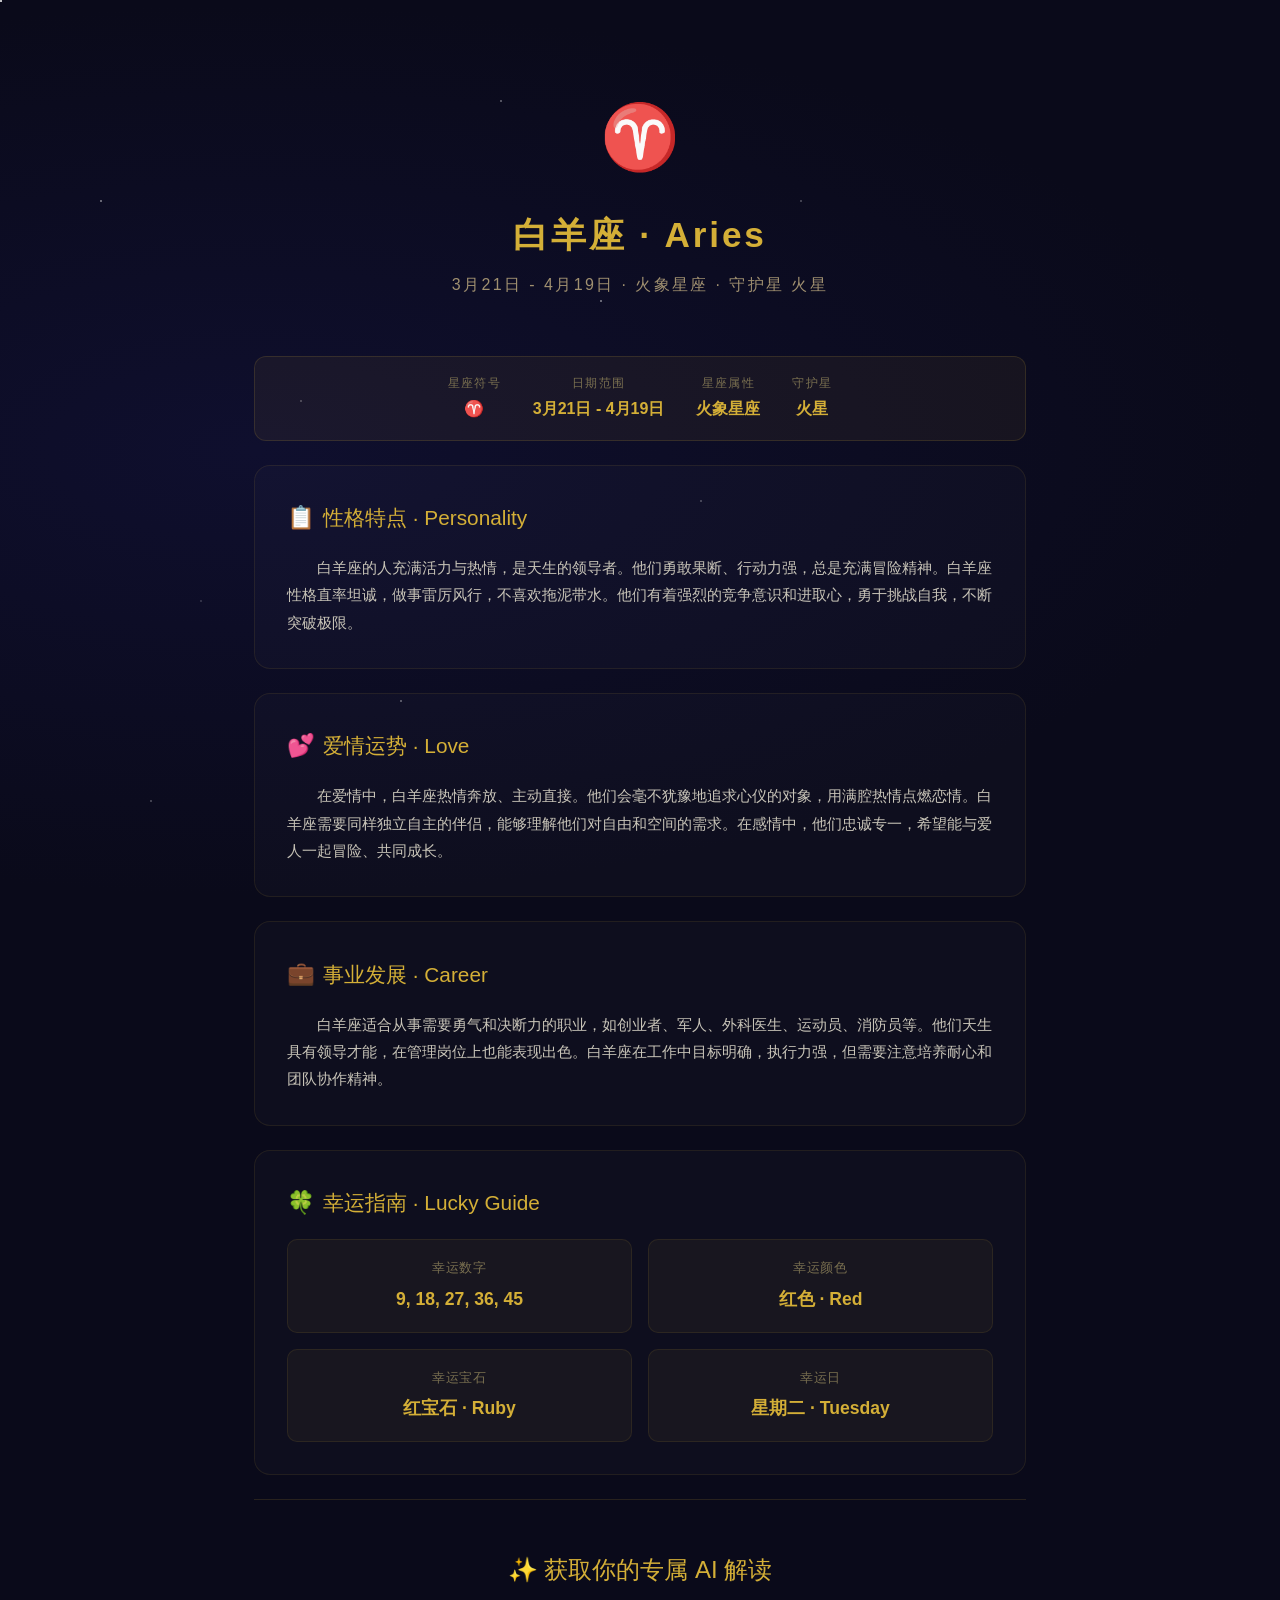
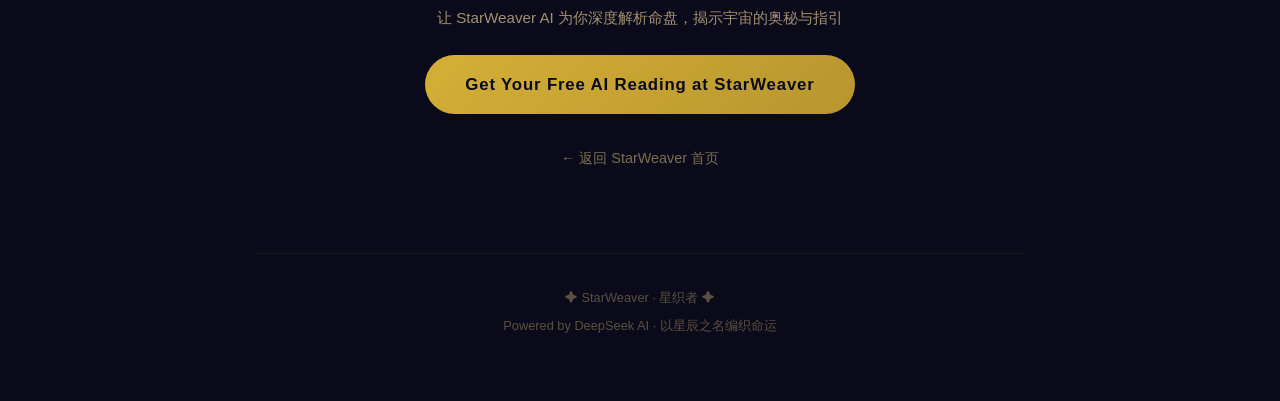
<file: zodiac/aries.html>
<!DOCTYPE html>
<html lang="zh-CN">
<head>
  <meta charset="UTF-8">
  <meta name="viewport" content="width=device-width, initial-scale=1.0">
  <title>白羊座(Aries)全解析 - 性格特点、爱情运势、事业指南 | StarWeaver · 星织者</title>
  <meta name="description" content="白羊座（Aries）完整指南：了解白羊座的性格特点、爱情运势、事业发展、幸运数字和幸运宝石。3月21日 - 4月19日出生的人属于白羊座，守护星为火星。StarWeaver AI为你深度解析星座奥秘。">
  <meta name="keywords" content="白羊座,Aries,白羊座性格,白羊座爱情,白羊座运势,白羊座事业,星座,占星,StarWeaver,星织者,AI占星">
  <link rel="canonical" href="https://starweaver.vercel.app/aries">
  <link rel="icon" href="data:image/svg+xml,<svg xmlns=%22http://www.w3.org/2000/svg%22 viewBox=%220 0 100 100%22><text y=%22.9em%22 font-size=%2290%22>✨</text></svg>">

  <!-- Open Graph -->
  <meta property="og:title" content="白羊座(Aries)全解析 - 性格特点、爱情运势、事业指南 | StarWeaver · 星织者">
  <meta property="og:description" content="白羊座（Aries）完整指南：了解白羊座的性格特点、爱情运势、事业发展、幸运数字和幸运宝石。3月21日 - 4月19日出生的人属于白羊座，守护星为火星。StarWeaver AI为你深度解析星座奥秘。">
  <meta property="og:url" content="https://starweaver.vercel.app/aries">
  <meta property="og:type" content="website">
  <meta property="og:site_name" content="StarWeaver · 星织者">
  <meta property="og:locale" content="zh_CN">

  <!-- Twitter Card -->
  <meta name="twitter:card" content="summary_large_image">
  <meta name="twitter:title" content="白羊座(Aries)全解析 - 性格特点、爱情运势、事业指南 | StarWeaver · 星织者">
  <meta name="twitter:description" content="白羊座（Aries）完整指南：了解白羊座的性格特点、爱情运势、事业发展、幸运数字和幸运宝石。3月21日 - 4月19日出生的人属于白羊座，守护星为火星。StarWeaver AI为你深度解析星座奥秘。">

  <!-- JSON-LD Schema -->
  <script type="application/ld+json">
{
  "@context": "https://schema.org",
  "@type": "ZodiacSign",
  "name": "白羊座",
  "alternateName": "Aries",
  "description": "白羊座（Aries）是火象星座，守护星为火星，日期范围为3月21日 - 4月19日。",
  "url": "https://starweaver.vercel.app/aries"
}
  </script>

  <style>
    *, *::before, *::after { box-sizing: border-box; margin: 0; padding: 0; }
    body {
      font-family: -apple-system, BlinkMacSystemFont, 'Segoe UI', 'Noto Sans SC', sans-serif;
      background: #0a0a1a;
      color: #e0dcd0;
      min-height: 100vh;
      line-height: 1.8;
    }
    .stars-bg {
      position: fixed;
      top: 0; left: 0; width: 100%; height: 100%;
      background: radial-gradient(ellipse at 20% 50%, #0f0f2e 0%, #0a0a1a 70%);
      z-index: -1;
      overflow: hidden;
    }
    .stars-bg::before {
      content: '';
      position: absolute;
      width: 2px; height: 2px;
      background: #fff;
      border-radius: 50%;
      box-shadow:
        100px 200px 0 0 rgba(255,255,255,0.5),
        300px 400px 0 0 rgba(255,255,255,0.3),
        500px 100px 0 0 rgba(255,255,255,0.4),
        700px 500px 0 0 rgba(255,255,255,0.3),
        200px 600px 0 0 rgba(255,255,255,0.2),
        600px 300px 0 0 rgba(255,255,255,0.5),
        800px 200px 0 0 rgba(255,255,255,0.3),
        400px 700px 0 0 rgba(255,255,255,0.4),
        900px 600px 0 0 rgba(255,255,255,0.2),
        150px 800px 0 0 rgba(255,255,255,0.3);
      animation: twinkle 4s ease-in-out infinite alternate;
    }
    @keyframes twinkle {
      0% { opacity: 0.3; }
      100% { opacity: 1; }
    }
    .container {
      max-width: 820px;
      margin: 0 auto;
      padding: 2rem 1.5rem 4rem;
    }
    header {
      text-align: center;
      padding: 3rem 0 2rem;
    }
    .sign-emoji {
      font-size: 4rem;
      display: block;
      margin-bottom: 0.5rem;
    }
    h1 {
      font-size: 2.2rem;
      color: #d4af37;
      letter-spacing: 0.08em;
      margin-bottom: 0.3rem;
    }
    .sign-subtitle {
      font-size: 1rem;
      color: #a09070;
      letter-spacing: 0.15em;
    }
    .meta-bar {
      display: flex;
      justify-content: center;
      gap: 2rem;
      flex-wrap: wrap;
      margin: 1.5rem 0;
      padding: 1rem;
      background: rgba(212, 175, 55, 0.06);
      border: 1px solid rgba(212, 175, 55, 0.15);
      border-radius: 12px;
    }
    .meta-item {
      text-align: center;
    }
    .meta-label {
      font-size: 0.75rem;
      color: #7a7050;
      text-transform: uppercase;
      letter-spacing: 0.1em;
    }
    .meta-value {
      font-size: 1rem;
      color: #d4af37;
      font-weight: 600;
    }
    .section-card {
      background: rgba(255,255,255,0.02);
      border: 1px solid rgba(212, 175, 55, 0.1);
      border-radius: 16px;
      padding: 2rem;
      margin-bottom: 1.5rem;
      transition: border-color 0.3s;
    }
    .section-card:hover {
      border-color: rgba(212, 175, 55, 0.25);
    }
    .section-title {
      font-size: 1.3rem;
      color: #d4af37;
      margin-bottom: 1rem;
      display: flex;
      align-items: center;
      gap: 0.5rem;
    }
    .section-title .icon { font-size: 1.4rem; }
    .section-card p {
      color: #c8c4b8;
      font-size: 0.95rem;
      text-indent: 2em;
    }
    .lucky-grid {
      display: grid;
      grid-template-columns: 1fr 1fr;
      gap: 1rem;
    }
    @media (max-width: 480px) {
      .lucky-grid { grid-template-columns: 1fr; }
    }
    .lucky-item {
      background: rgba(212, 175, 55, 0.05);
      border: 1px solid rgba(212, 175, 55, 0.1);
      border-radius: 10px;
      padding: 1rem;
      text-align: center;
    }
    .lucky-item-label {
      font-size: 0.8rem;
      color: #7a7050;
      letter-spacing: 0.05em;
    }
    .lucky-item-value {
      font-size: 1.1rem;
      color: #d4af37;
      font-weight: 600;
      margin-top: 0.3rem;
    }
    .cta-section {
      text-align: center;
      padding: 3rem 0;
      margin-top: 1rem;
      border-top: 1px solid rgba(212, 175, 55, 0.15);
    }
    .cta-title {
      font-size: 1.5rem;
      color: #d4af37;
      margin-bottom: 0.8rem;
    }
    .cta-text {
      color: #a09070;
      font-size: 0.95rem;
      margin-bottom: 1.5rem;
    }
    .cta-btn {
      display: inline-block;
      padding: 0.9rem 2.5rem;
      background: linear-gradient(135deg, #d4af37, #b8962e);
      color: #0a0a1a;
      font-size: 1.05rem;
      font-weight: 700;
      text-decoration: none;
      border-radius: 50px;
      transition: all 0.3s;
      letter-spacing: 0.05em;
    }
    .cta-btn:hover {
      transform: translateY(-2px);
      box-shadow: 0 8px 30px rgba(212, 175, 55, 0.3);
    }
    .back-link {
      display: inline-block;
      margin-top: 2rem;
      color: #7a7050;
      text-decoration: none;
      font-size: 0.9rem;
      transition: color 0.3s;
    }
    .back-link:hover { color: #d4af37; }
    footer {
      text-align: center;
      padding: 2rem 0 0;
      color: #5a5040;
      font-size: 0.8rem;
      border-top: 1px solid rgba(212, 175, 55, 0.08);
      margin-top: 2rem;
    }
  </style>
</head>
<body>
  <div class="stars-bg"></div>
  <div class="container">

    <header>
      <span class="sign-emoji">♈</span>
      <h1>白羊座 · Aries</h1>
      <p class="sign-subtitle">3月21日 - 4月19日 · 火象星座 · 守护星 火星</p>
    </header>

    <div class="meta-bar">
      <div class="meta-item">
        <div class="meta-label">星座符号</div>
        <div class="meta-value">♈</div>
      </div>
      <div class="meta-item">
        <div class="meta-label">日期范围</div>
        <div class="meta-value">3月21日 - 4月19日</div>
      </div>
      <div class="meta-item">
        <div class="meta-label">星座属性</div>
        <div class="meta-value">火象星座</div>
      </div>
      <div class="meta-item">
        <div class="meta-label">守护星</div>
        <div class="meta-value">火星</div>
      </div>
    </div>

    <div class="section-card">
      <div class="section-title"><span class="icon">📋</span> 性格特点 · Personality</div>
      <p>白羊座的人充满活力与热情，是天生的领导者。他们勇敢果断、行动力强，总是充满冒险精神。白羊座性格直率坦诚，做事雷厉风行，不喜欢拖泥带水。他们有着强烈的竞争意识和进取心，勇于挑战自我，不断突破极限。</p>
    </div>

    <div class="section-card">
      <div class="section-title"><span class="icon">💕</span> 爱情运势 · Love</div>
      <p>在爱情中，白羊座热情奔放、主动直接。他们会毫不犹豫地追求心仪的对象，用满腔热情点燃恋情。白羊座需要同样独立自主的伴侣，能够理解他们对自由和空间的需求。在感情中，他们忠诚专一，希望能与爱人一起冒险、共同成长。</p>
    </div>

    <div class="section-card">
      <div class="section-title"><span class="icon">💼</span> 事业发展 · Career</div>
      <p>白羊座适合从事需要勇气和决断力的职业，如创业者、军人、外科医生、运动员、消防员等。他们天生具有领导才能，在管理岗位上也能表现出色。白羊座在工作中目标明确，执行力强，但需要注意培养耐心和团队协作精神。</p>
    </div>

    <div class="section-card">
      <div class="section-title"><span class="icon">🍀</span> 幸运指南 · Lucky Guide</div>
      <div class="lucky-grid">
        <div class="lucky-item">
          <div class="lucky-item-label">幸运数字</div>
          <div class="lucky-item-value">9, 18, 27, 36, 45</div>
        </div>
        <div class="lucky-item">
          <div class="lucky-item-label">幸运颜色</div>
          <div class="lucky-item-value">红色 · Red</div>
        </div>
        <div class="lucky-item">
          <div class="lucky-item-label">幸运宝石</div>
          <div class="lucky-item-value">红宝石 · Ruby</div>
        </div>
        <div class="lucky-item">
          <div class="lucky-item-label">幸运日</div>
          <div class="lucky-item-value">星期二 · Tuesday</div>
        </div>
      </div>
    </div>

    <div class="cta-section">
      <div class="cta-title">✨ 获取你的专属 AI 解读</div>
      <p class="cta-text">让 StarWeaver AI 为你深度解析命盘，揭示宇宙的奥秘与指引</p>
      <a href="https://starweaver.vercel.app" class="cta-btn">Get Your Free AI Reading at StarWeaver</a>
      <br>
      <a href="https://starweaver.vercel.app" class="back-link">← 返回 StarWeaver 首页</a>
    </div>

    <footer>
      <p>✦ StarWeaver · 星织者 ✦</p>
      <p style="margin-top:0.3rem;">Powered by DeepSeek AI · 以星辰之名编织命运</p>
    </footer>

  </div>
</body>
</html>
</file>
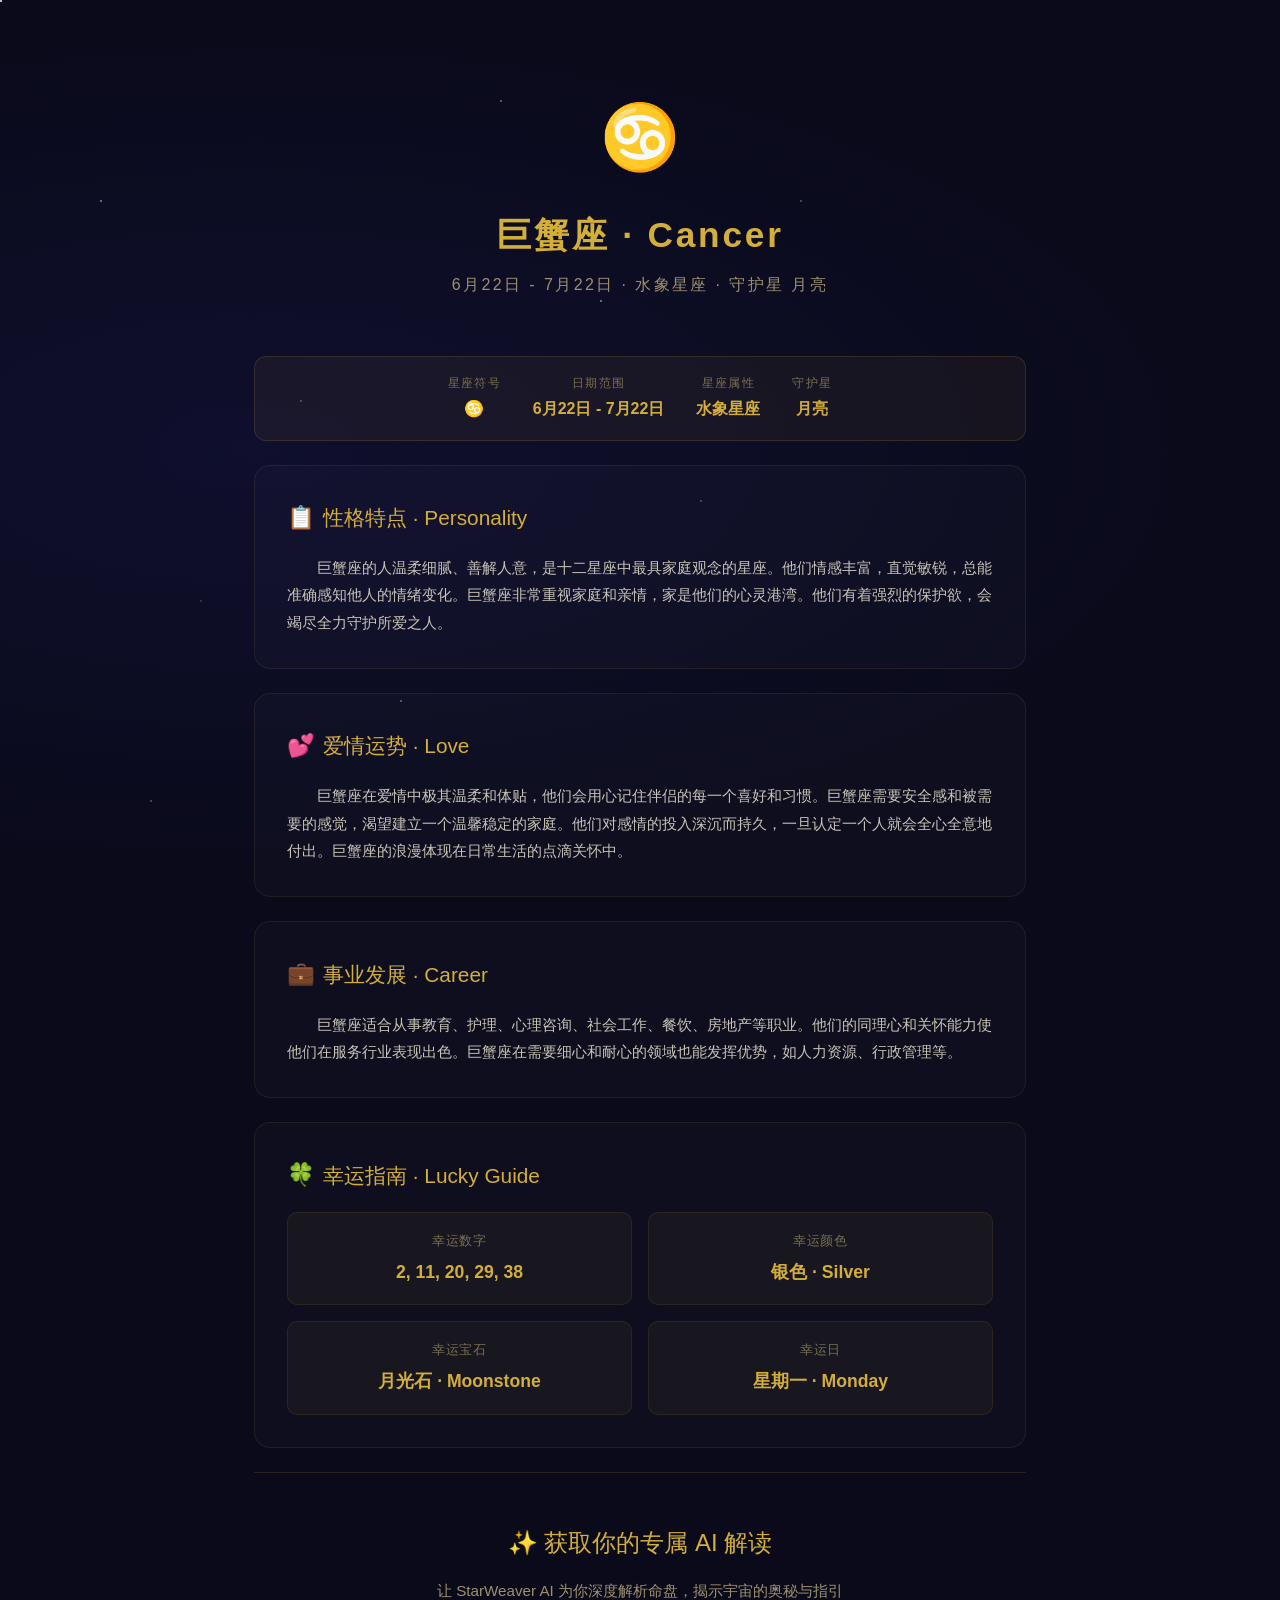
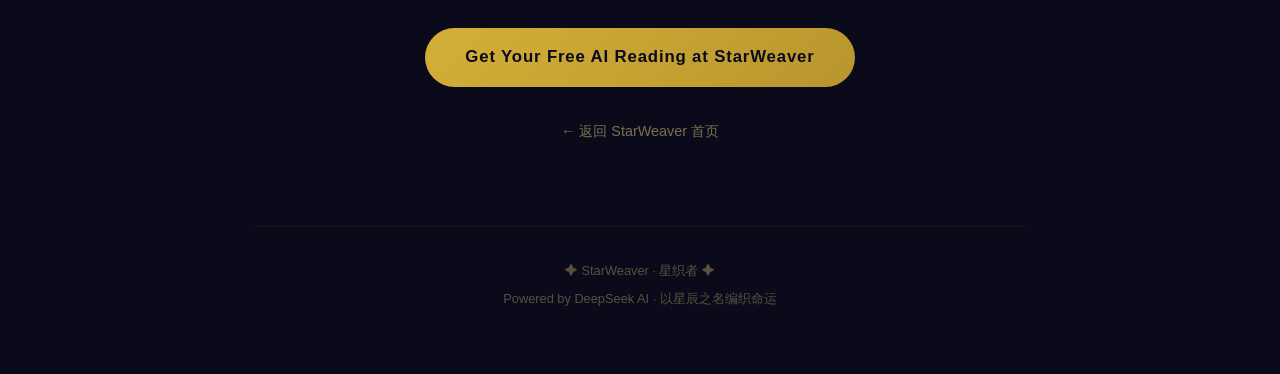
<file: zodiac/cancer.html>
<!DOCTYPE html>
<html lang="zh-CN">
<head>
  <meta charset="UTF-8">
  <meta name="viewport" content="width=device-width, initial-scale=1.0">
  <title>巨蟹座(Cancer)全解析 - 性格特点、爱情运势、事业指南 | StarWeaver · 星织者</title>
  <meta name="description" content="巨蟹座（Cancer）完整指南：了解巨蟹座的性格特点、爱情运势、事业发展、幸运数字和幸运宝石。6月22日 - 7月22日出生的人属于巨蟹座，守护星为月亮。StarWeaver AI为你深度解析星座奥秘。">
  <meta name="keywords" content="巨蟹座,Cancer,巨蟹座性格,巨蟹座爱情,巨蟹座运势,巨蟹座事业,星座,占星,StarWeaver,星织者,AI占星">
  <link rel="canonical" href="https://starweaver.vercel.app/cancer">
  <link rel="icon" href="data:image/svg+xml,<svg xmlns=%22http://www.w3.org/2000/svg%22 viewBox=%220 0 100 100%22><text y=%22.9em%22 font-size=%2290%22>✨</text></svg>">

  <!-- Open Graph -->
  <meta property="og:title" content="巨蟹座(Cancer)全解析 - 性格特点、爱情运势、事业指南 | StarWeaver · 星织者">
  <meta property="og:description" content="巨蟹座（Cancer）完整指南：了解巨蟹座的性格特点、爱情运势、事业发展、幸运数字和幸运宝石。6月22日 - 7月22日出生的人属于巨蟹座，守护星为月亮。StarWeaver AI为你深度解析星座奥秘。">
  <meta property="og:url" content="https://starweaver.vercel.app/cancer">
  <meta property="og:type" content="website">
  <meta property="og:site_name" content="StarWeaver · 星织者">
  <meta property="og:locale" content="zh_CN">

  <!-- Twitter Card -->
  <meta name="twitter:card" content="summary_large_image">
  <meta name="twitter:title" content="巨蟹座(Cancer)全解析 - 性格特点、爱情运势、事业指南 | StarWeaver · 星织者">
  <meta name="twitter:description" content="巨蟹座（Cancer）完整指南：了解巨蟹座的性格特点、爱情运势、事业发展、幸运数字和幸运宝石。6月22日 - 7月22日出生的人属于巨蟹座，守护星为月亮。StarWeaver AI为你深度解析星座奥秘。">

  <!-- JSON-LD Schema -->
  <script type="application/ld+json">
{
  "@context": "https://schema.org",
  "@type": "ZodiacSign",
  "name": "巨蟹座",
  "alternateName": "Cancer",
  "description": "巨蟹座（Cancer）是水象星座，守护星为月亮，日期范围为6月22日 - 7月22日。",
  "url": "https://starweaver.vercel.app/cancer"
}
  </script>

  <style>
    *, *::before, *::after { box-sizing: border-box; margin: 0; padding: 0; }
    body {
      font-family: -apple-system, BlinkMacSystemFont, 'Segoe UI', 'Noto Sans SC', sans-serif;
      background: #0a0a1a;
      color: #e0dcd0;
      min-height: 100vh;
      line-height: 1.8;
    }
    .stars-bg {
      position: fixed;
      top: 0; left: 0; width: 100%; height: 100%;
      background: radial-gradient(ellipse at 20% 50%, #0f0f2e 0%, #0a0a1a 70%);
      z-index: -1;
      overflow: hidden;
    }
    .stars-bg::before {
      content: '';
      position: absolute;
      width: 2px; height: 2px;
      background: #fff;
      border-radius: 50%;
      box-shadow:
        100px 200px 0 0 rgba(255,255,255,0.5),
        300px 400px 0 0 rgba(255,255,255,0.3),
        500px 100px 0 0 rgba(255,255,255,0.4),
        700px 500px 0 0 rgba(255,255,255,0.3),
        200px 600px 0 0 rgba(255,255,255,0.2),
        600px 300px 0 0 rgba(255,255,255,0.5),
        800px 200px 0 0 rgba(255,255,255,0.3),
        400px 700px 0 0 rgba(255,255,255,0.4),
        900px 600px 0 0 rgba(255,255,255,0.2),
        150px 800px 0 0 rgba(255,255,255,0.3);
      animation: twinkle 4s ease-in-out infinite alternate;
    }
    @keyframes twinkle {
      0% { opacity: 0.3; }
      100% { opacity: 1; }
    }
    .container {
      max-width: 820px;
      margin: 0 auto;
      padding: 2rem 1.5rem 4rem;
    }
    header {
      text-align: center;
      padding: 3rem 0 2rem;
    }
    .sign-emoji {
      font-size: 4rem;
      display: block;
      margin-bottom: 0.5rem;
    }
    h1 {
      font-size: 2.2rem;
      color: #d4af37;
      letter-spacing: 0.08em;
      margin-bottom: 0.3rem;
    }
    .sign-subtitle {
      font-size: 1rem;
      color: #a09070;
      letter-spacing: 0.15em;
    }
    .meta-bar {
      display: flex;
      justify-content: center;
      gap: 2rem;
      flex-wrap: wrap;
      margin: 1.5rem 0;
      padding: 1rem;
      background: rgba(212, 175, 55, 0.06);
      border: 1px solid rgba(212, 175, 55, 0.15);
      border-radius: 12px;
    }
    .meta-item {
      text-align: center;
    }
    .meta-label {
      font-size: 0.75rem;
      color: #7a7050;
      text-transform: uppercase;
      letter-spacing: 0.1em;
    }
    .meta-value {
      font-size: 1rem;
      color: #d4af37;
      font-weight: 600;
    }
    .section-card {
      background: rgba(255,255,255,0.02);
      border: 1px solid rgba(212, 175, 55, 0.1);
      border-radius: 16px;
      padding: 2rem;
      margin-bottom: 1.5rem;
      transition: border-color 0.3s;
    }
    .section-card:hover {
      border-color: rgba(212, 175, 55, 0.25);
    }
    .section-title {
      font-size: 1.3rem;
      color: #d4af37;
      margin-bottom: 1rem;
      display: flex;
      align-items: center;
      gap: 0.5rem;
    }
    .section-title .icon { font-size: 1.4rem; }
    .section-card p {
      color: #c8c4b8;
      font-size: 0.95rem;
      text-indent: 2em;
    }
    .lucky-grid {
      display: grid;
      grid-template-columns: 1fr 1fr;
      gap: 1rem;
    }
    @media (max-width: 480px) {
      .lucky-grid { grid-template-columns: 1fr; }
    }
    .lucky-item {
      background: rgba(212, 175, 55, 0.05);
      border: 1px solid rgba(212, 175, 55, 0.1);
      border-radius: 10px;
      padding: 1rem;
      text-align: center;
    }
    .lucky-item-label {
      font-size: 0.8rem;
      color: #7a7050;
      letter-spacing: 0.05em;
    }
    .lucky-item-value {
      font-size: 1.1rem;
      color: #d4af37;
      font-weight: 600;
      margin-top: 0.3rem;
    }
    .cta-section {
      text-align: center;
      padding: 3rem 0;
      margin-top: 1rem;
      border-top: 1px solid rgba(212, 175, 55, 0.15);
    }
    .cta-title {
      font-size: 1.5rem;
      color: #d4af37;
      margin-bottom: 0.8rem;
    }
    .cta-text {
      color: #a09070;
      font-size: 0.95rem;
      margin-bottom: 1.5rem;
    }
    .cta-btn {
      display: inline-block;
      padding: 0.9rem 2.5rem;
      background: linear-gradient(135deg, #d4af37, #b8962e);
      color: #0a0a1a;
      font-size: 1.05rem;
      font-weight: 700;
      text-decoration: none;
      border-radius: 50px;
      transition: all 0.3s;
      letter-spacing: 0.05em;
    }
    .cta-btn:hover {
      transform: translateY(-2px);
      box-shadow: 0 8px 30px rgba(212, 175, 55, 0.3);
    }
    .back-link {
      display: inline-block;
      margin-top: 2rem;
      color: #7a7050;
      text-decoration: none;
      font-size: 0.9rem;
      transition: color 0.3s;
    }
    .back-link:hover { color: #d4af37; }
    footer {
      text-align: center;
      padding: 2rem 0 0;
      color: #5a5040;
      font-size: 0.8rem;
      border-top: 1px solid rgba(212, 175, 55, 0.08);
      margin-top: 2rem;
    }
  </style>
</head>
<body>
  <div class="stars-bg"></div>
  <div class="container">

    <header>
      <span class="sign-emoji">♋</span>
      <h1>巨蟹座 · Cancer</h1>
      <p class="sign-subtitle">6月22日 - 7月22日 · 水象星座 · 守护星 月亮</p>
    </header>

    <div class="meta-bar">
      <div class="meta-item">
        <div class="meta-label">星座符号</div>
        <div class="meta-value">♋</div>
      </div>
      <div class="meta-item">
        <div class="meta-label">日期范围</div>
        <div class="meta-value">6月22日 - 7月22日</div>
      </div>
      <div class="meta-item">
        <div class="meta-label">星座属性</div>
        <div class="meta-value">水象星座</div>
      </div>
      <div class="meta-item">
        <div class="meta-label">守护星</div>
        <div class="meta-value">月亮</div>
      </div>
    </div>

    <div class="section-card">
      <div class="section-title"><span class="icon">📋</span> 性格特点 · Personality</div>
      <p>巨蟹座的人温柔细腻、善解人意，是十二星座中最具家庭观念的星座。他们情感丰富，直觉敏锐，总能准确感知他人的情绪变化。巨蟹座非常重视家庭和亲情，家是他们的心灵港湾。他们有着强烈的保护欲，会竭尽全力守护所爱之人。</p>
    </div>

    <div class="section-card">
      <div class="section-title"><span class="icon">💕</span> 爱情运势 · Love</div>
      <p>巨蟹座在爱情中极其温柔和体贴，他们会用心记住伴侣的每一个喜好和习惯。巨蟹座需要安全感和被需要的感觉，渴望建立一个温馨稳定的家庭。他们对感情的投入深沉而持久，一旦认定一个人就会全心全意地付出。巨蟹座的浪漫体现在日常生活的点滴关怀中。</p>
    </div>

    <div class="section-card">
      <div class="section-title"><span class="icon">💼</span> 事业发展 · Career</div>
      <p>巨蟹座适合从事教育、护理、心理咨询、社会工作、餐饮、房地产等职业。他们的同理心和关怀能力使他们在服务行业表现出色。巨蟹座在需要细心和耐心的领域也能发挥优势，如人力资源、行政管理等。</p>
    </div>

    <div class="section-card">
      <div class="section-title"><span class="icon">🍀</span> 幸运指南 · Lucky Guide</div>
      <div class="lucky-grid">
        <div class="lucky-item">
          <div class="lucky-item-label">幸运数字</div>
          <div class="lucky-item-value">2, 11, 20, 29, 38</div>
        </div>
        <div class="lucky-item">
          <div class="lucky-item-label">幸运颜色</div>
          <div class="lucky-item-value">银色 · Silver</div>
        </div>
        <div class="lucky-item">
          <div class="lucky-item-label">幸运宝石</div>
          <div class="lucky-item-value">月光石 · Moonstone</div>
        </div>
        <div class="lucky-item">
          <div class="lucky-item-label">幸运日</div>
          <div class="lucky-item-value">星期一 · Monday</div>
        </div>
      </div>
    </div>

    <div class="cta-section">
      <div class="cta-title">✨ 获取你的专属 AI 解读</div>
      <p class="cta-text">让 StarWeaver AI 为你深度解析命盘，揭示宇宙的奥秘与指引</p>
      <a href="https://starweaver.vercel.app" class="cta-btn">Get Your Free AI Reading at StarWeaver</a>
      <br>
      <a href="https://starweaver.vercel.app" class="back-link">← 返回 StarWeaver 首页</a>
    </div>

    <footer>
      <p>✦ StarWeaver · 星织者 ✦</p>
      <p style="margin-top:0.3rem;">Powered by DeepSeek AI · 以星辰之名编织命运</p>
    </footer>

  </div>
</body>
</html>
</file>
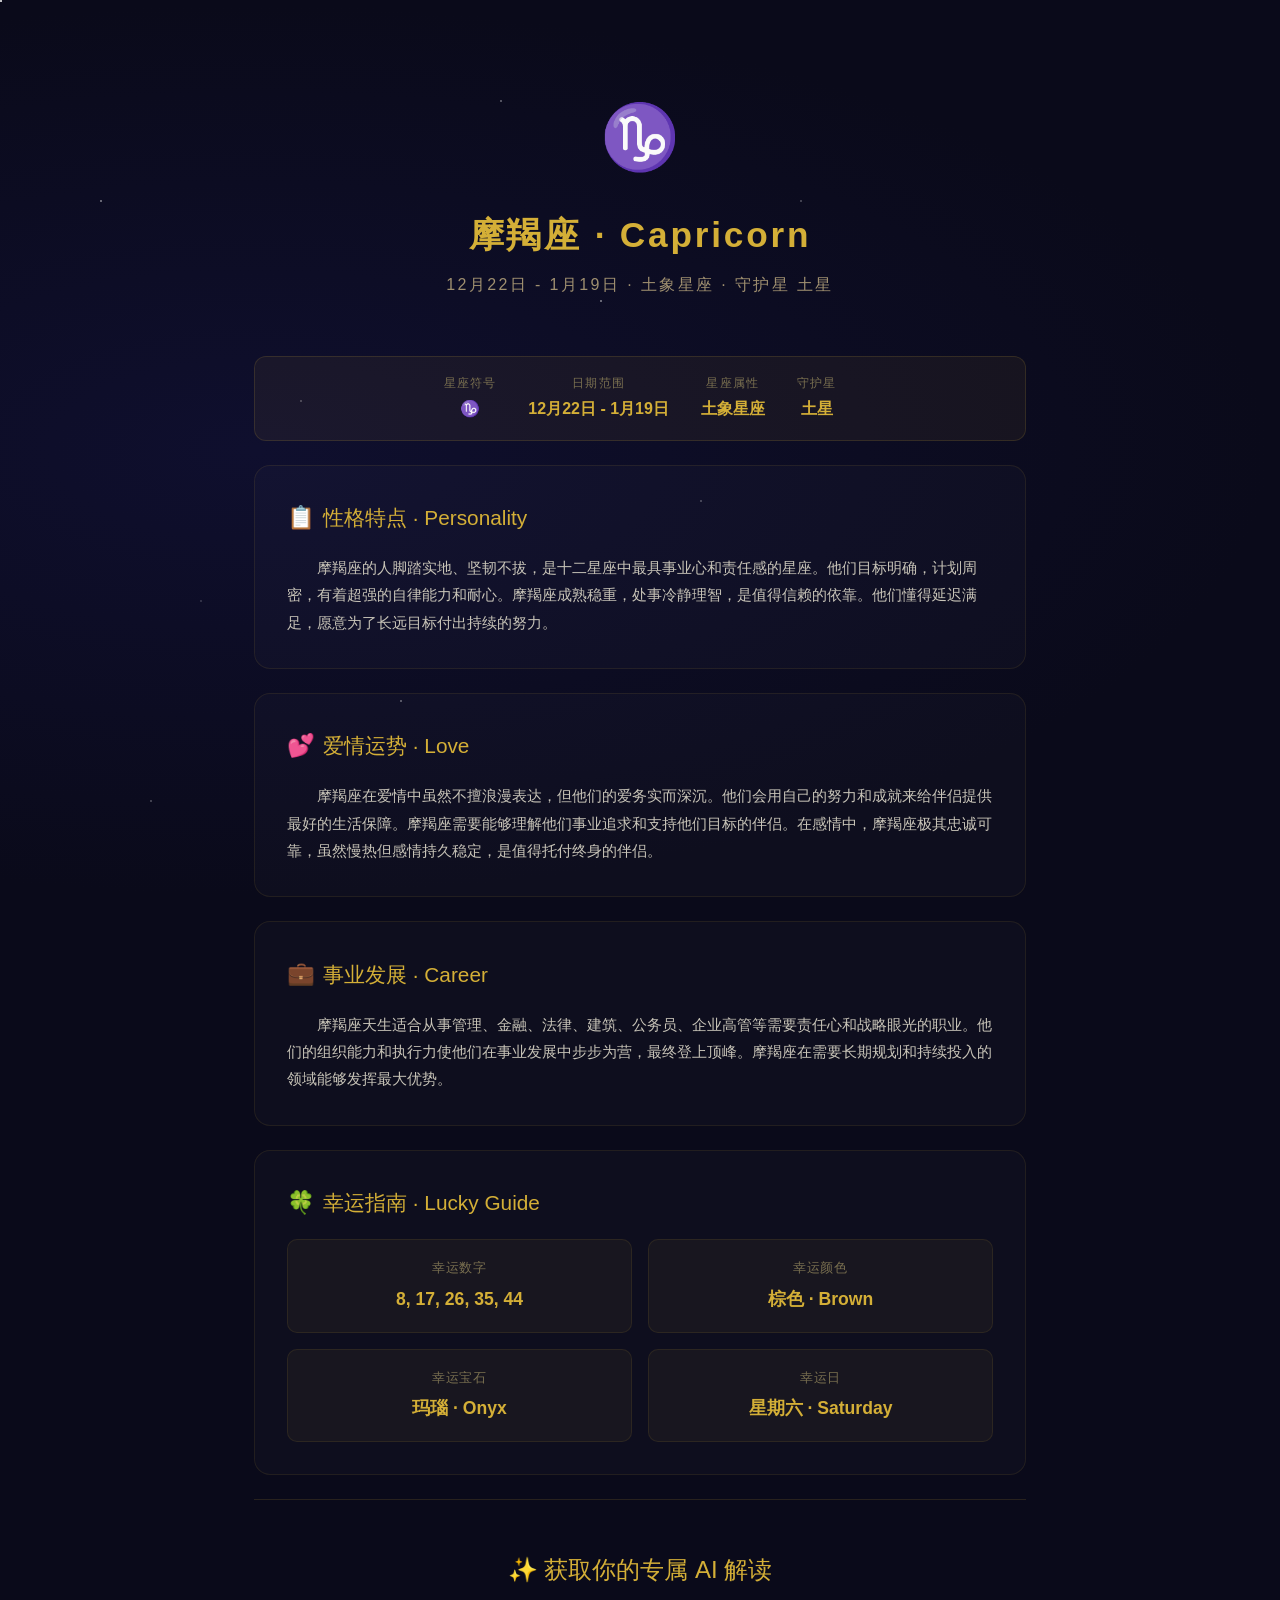
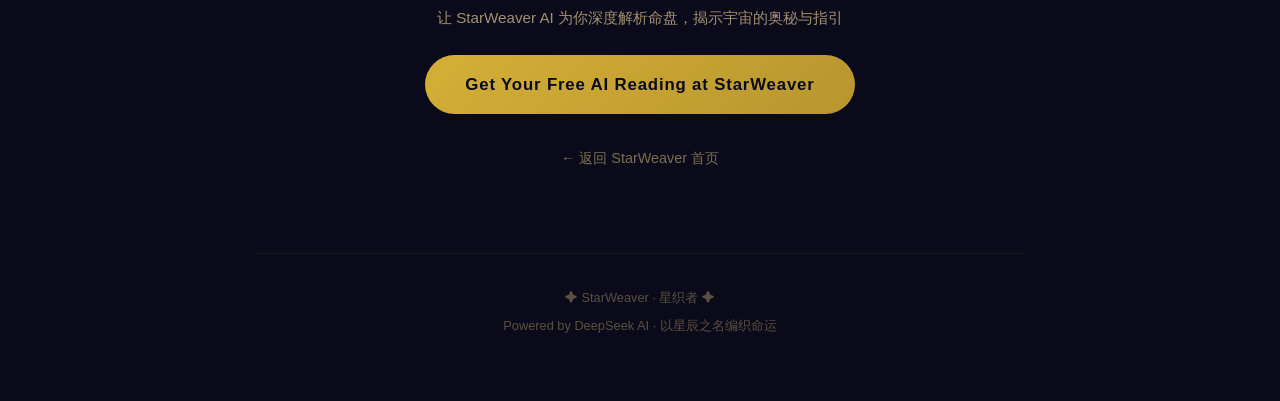
<file: zodiac/capricorn.html>
<!DOCTYPE html>
<html lang="zh-CN">
<head>
  <meta charset="UTF-8">
  <meta name="viewport" content="width=device-width, initial-scale=1.0">
  <title>摩羯座(Capricorn)全解析 - 性格特点、爱情运势、事业指南 | StarWeaver · 星织者</title>
  <meta name="description" content="摩羯座（Capricorn）完整指南：了解摩羯座的性格特点、爱情运势、事业发展、幸运数字和幸运宝石。12月22日 - 1月19日出生的人属于摩羯座，守护星为土星。StarWeaver AI为你深度解析星座奥秘。">
  <meta name="keywords" content="摩羯座,Capricorn,摩羯座性格,摩羯座爱情,摩羯座运势,摩羯座事业,星座,占星,StarWeaver,星织者,AI占星">
  <link rel="canonical" href="https://starweaver.vercel.app/capricorn">
  <link rel="icon" href="data:image/svg+xml,<svg xmlns=%22http://www.w3.org/2000/svg%22 viewBox=%220 0 100 100%22><text y=%22.9em%22 font-size=%2290%22>✨</text></svg>">

  <!-- Open Graph -->
  <meta property="og:title" content="摩羯座(Capricorn)全解析 - 性格特点、爱情运势、事业指南 | StarWeaver · 星织者">
  <meta property="og:description" content="摩羯座（Capricorn）完整指南：了解摩羯座的性格特点、爱情运势、事业发展、幸运数字和幸运宝石。12月22日 - 1月19日出生的人属于摩羯座，守护星为土星。StarWeaver AI为你深度解析星座奥秘。">
  <meta property="og:url" content="https://starweaver.vercel.app/capricorn">
  <meta property="og:type" content="website">
  <meta property="og:site_name" content="StarWeaver · 星织者">
  <meta property="og:locale" content="zh_CN">

  <!-- Twitter Card -->
  <meta name="twitter:card" content="summary_large_image">
  <meta name="twitter:title" content="摩羯座(Capricorn)全解析 - 性格特点、爱情运势、事业指南 | StarWeaver · 星织者">
  <meta name="twitter:description" content="摩羯座（Capricorn）完整指南：了解摩羯座的性格特点、爱情运势、事业发展、幸运数字和幸运宝石。12月22日 - 1月19日出生的人属于摩羯座，守护星为土星。StarWeaver AI为你深度解析星座奥秘。">

  <!-- JSON-LD Schema -->
  <script type="application/ld+json">
{
  "@context": "https://schema.org",
  "@type": "ZodiacSign",
  "name": "摩羯座",
  "alternateName": "Capricorn",
  "description": "摩羯座（Capricorn）是土象星座，守护星为土星，日期范围为12月22日 - 1月19日。",
  "url": "https://starweaver.vercel.app/capricorn"
}
  </script>

  <style>
    *, *::before, *::after { box-sizing: border-box; margin: 0; padding: 0; }
    body {
      font-family: -apple-system, BlinkMacSystemFont, 'Segoe UI', 'Noto Sans SC', sans-serif;
      background: #0a0a1a;
      color: #e0dcd0;
      min-height: 100vh;
      line-height: 1.8;
    }
    .stars-bg {
      position: fixed;
      top: 0; left: 0; width: 100%; height: 100%;
      background: radial-gradient(ellipse at 20% 50%, #0f0f2e 0%, #0a0a1a 70%);
      z-index: -1;
      overflow: hidden;
    }
    .stars-bg::before {
      content: '';
      position: absolute;
      width: 2px; height: 2px;
      background: #fff;
      border-radius: 50%;
      box-shadow:
        100px 200px 0 0 rgba(255,255,255,0.5),
        300px 400px 0 0 rgba(255,255,255,0.3),
        500px 100px 0 0 rgba(255,255,255,0.4),
        700px 500px 0 0 rgba(255,255,255,0.3),
        200px 600px 0 0 rgba(255,255,255,0.2),
        600px 300px 0 0 rgba(255,255,255,0.5),
        800px 200px 0 0 rgba(255,255,255,0.3),
        400px 700px 0 0 rgba(255,255,255,0.4),
        900px 600px 0 0 rgba(255,255,255,0.2),
        150px 800px 0 0 rgba(255,255,255,0.3);
      animation: twinkle 4s ease-in-out infinite alternate;
    }
    @keyframes twinkle {
      0% { opacity: 0.3; }
      100% { opacity: 1; }
    }
    .container {
      max-width: 820px;
      margin: 0 auto;
      padding: 2rem 1.5rem 4rem;
    }
    header {
      text-align: center;
      padding: 3rem 0 2rem;
    }
    .sign-emoji {
      font-size: 4rem;
      display: block;
      margin-bottom: 0.5rem;
    }
    h1 {
      font-size: 2.2rem;
      color: #d4af37;
      letter-spacing: 0.08em;
      margin-bottom: 0.3rem;
    }
    .sign-subtitle {
      font-size: 1rem;
      color: #a09070;
      letter-spacing: 0.15em;
    }
    .meta-bar {
      display: flex;
      justify-content: center;
      gap: 2rem;
      flex-wrap: wrap;
      margin: 1.5rem 0;
      padding: 1rem;
      background: rgba(212, 175, 55, 0.06);
      border: 1px solid rgba(212, 175, 55, 0.15);
      border-radius: 12px;
    }
    .meta-item {
      text-align: center;
    }
    .meta-label {
      font-size: 0.75rem;
      color: #7a7050;
      text-transform: uppercase;
      letter-spacing: 0.1em;
    }
    .meta-value {
      font-size: 1rem;
      color: #d4af37;
      font-weight: 600;
    }
    .section-card {
      background: rgba(255,255,255,0.02);
      border: 1px solid rgba(212, 175, 55, 0.1);
      border-radius: 16px;
      padding: 2rem;
      margin-bottom: 1.5rem;
      transition: border-color 0.3s;
    }
    .section-card:hover {
      border-color: rgba(212, 175, 55, 0.25);
    }
    .section-title {
      font-size: 1.3rem;
      color: #d4af37;
      margin-bottom: 1rem;
      display: flex;
      align-items: center;
      gap: 0.5rem;
    }
    .section-title .icon { font-size: 1.4rem; }
    .section-card p {
      color: #c8c4b8;
      font-size: 0.95rem;
      text-indent: 2em;
    }
    .lucky-grid {
      display: grid;
      grid-template-columns: 1fr 1fr;
      gap: 1rem;
    }
    @media (max-width: 480px) {
      .lucky-grid { grid-template-columns: 1fr; }
    }
    .lucky-item {
      background: rgba(212, 175, 55, 0.05);
      border: 1px solid rgba(212, 175, 55, 0.1);
      border-radius: 10px;
      padding: 1rem;
      text-align: center;
    }
    .lucky-item-label {
      font-size: 0.8rem;
      color: #7a7050;
      letter-spacing: 0.05em;
    }
    .lucky-item-value {
      font-size: 1.1rem;
      color: #d4af37;
      font-weight: 600;
      margin-top: 0.3rem;
    }
    .cta-section {
      text-align: center;
      padding: 3rem 0;
      margin-top: 1rem;
      border-top: 1px solid rgba(212, 175, 55, 0.15);
    }
    .cta-title {
      font-size: 1.5rem;
      color: #d4af37;
      margin-bottom: 0.8rem;
    }
    .cta-text {
      color: #a09070;
      font-size: 0.95rem;
      margin-bottom: 1.5rem;
    }
    .cta-btn {
      display: inline-block;
      padding: 0.9rem 2.5rem;
      background: linear-gradient(135deg, #d4af37, #b8962e);
      color: #0a0a1a;
      font-size: 1.05rem;
      font-weight: 700;
      text-decoration: none;
      border-radius: 50px;
      transition: all 0.3s;
      letter-spacing: 0.05em;
    }
    .cta-btn:hover {
      transform: translateY(-2px);
      box-shadow: 0 8px 30px rgba(212, 175, 55, 0.3);
    }
    .back-link {
      display: inline-block;
      margin-top: 2rem;
      color: #7a7050;
      text-decoration: none;
      font-size: 0.9rem;
      transition: color 0.3s;
    }
    .back-link:hover { color: #d4af37; }
    footer {
      text-align: center;
      padding: 2rem 0 0;
      color: #5a5040;
      font-size: 0.8rem;
      border-top: 1px solid rgba(212, 175, 55, 0.08);
      margin-top: 2rem;
    }
  </style>
</head>
<body>
  <div class="stars-bg"></div>
  <div class="container">

    <header>
      <span class="sign-emoji">♑</span>
      <h1>摩羯座 · Capricorn</h1>
      <p class="sign-subtitle">12月22日 - 1月19日 · 土象星座 · 守护星 土星</p>
    </header>

    <div class="meta-bar">
      <div class="meta-item">
        <div class="meta-label">星座符号</div>
        <div class="meta-value">♑</div>
      </div>
      <div class="meta-item">
        <div class="meta-label">日期范围</div>
        <div class="meta-value">12月22日 - 1月19日</div>
      </div>
      <div class="meta-item">
        <div class="meta-label">星座属性</div>
        <div class="meta-value">土象星座</div>
      </div>
      <div class="meta-item">
        <div class="meta-label">守护星</div>
        <div class="meta-value">土星</div>
      </div>
    </div>

    <div class="section-card">
      <div class="section-title"><span class="icon">📋</span> 性格特点 · Personality</div>
      <p>摩羯座的人脚踏实地、坚韧不拔，是十二星座中最具事业心和责任感的星座。他们目标明确，计划周密，有着超强的自律能力和耐心。摩羯座成熟稳重，处事冷静理智，是值得信赖的依靠。他们懂得延迟满足，愿意为了长远目标付出持续的努力。</p>
    </div>

    <div class="section-card">
      <div class="section-title"><span class="icon">💕</span> 爱情运势 · Love</div>
      <p>摩羯座在爱情中虽然不擅浪漫表达，但他们的爱务实而深沉。他们会用自己的努力和成就来给伴侣提供最好的生活保障。摩羯座需要能够理解他们事业追求和支持他们目标的伴侣。在感情中，摩羯座极其忠诚可靠，虽然慢热但感情持久稳定，是值得托付终身的伴侣。</p>
    </div>

    <div class="section-card">
      <div class="section-title"><span class="icon">💼</span> 事业发展 · Career</div>
      <p>摩羯座天生适合从事管理、金融、法律、建筑、公务员、企业高管等需要责任心和战略眼光的职业。他们的组织能力和执行力使他们在事业发展中步步为营，最终登上顶峰。摩羯座在需要长期规划和持续投入的领域能够发挥最大优势。</p>
    </div>

    <div class="section-card">
      <div class="section-title"><span class="icon">🍀</span> 幸运指南 · Lucky Guide</div>
      <div class="lucky-grid">
        <div class="lucky-item">
          <div class="lucky-item-label">幸运数字</div>
          <div class="lucky-item-value">8, 17, 26, 35, 44</div>
        </div>
        <div class="lucky-item">
          <div class="lucky-item-label">幸运颜色</div>
          <div class="lucky-item-value">棕色 · Brown</div>
        </div>
        <div class="lucky-item">
          <div class="lucky-item-label">幸运宝石</div>
          <div class="lucky-item-value">玛瑙 · Onyx</div>
        </div>
        <div class="lucky-item">
          <div class="lucky-item-label">幸运日</div>
          <div class="lucky-item-value">星期六 · Saturday</div>
        </div>
      </div>
    </div>

    <div class="cta-section">
      <div class="cta-title">✨ 获取你的专属 AI 解读</div>
      <p class="cta-text">让 StarWeaver AI 为你深度解析命盘，揭示宇宙的奥秘与指引</p>
      <a href="https://starweaver.vercel.app" class="cta-btn">Get Your Free AI Reading at StarWeaver</a>
      <br>
      <a href="https://starweaver.vercel.app" class="back-link">← 返回 StarWeaver 首页</a>
    </div>

    <footer>
      <p>✦ StarWeaver · 星织者 ✦</p>
      <p style="margin-top:0.3rem;">Powered by DeepSeek AI · 以星辰之名编织命运</p>
    </footer>

  </div>
</body>
</html>
</file>
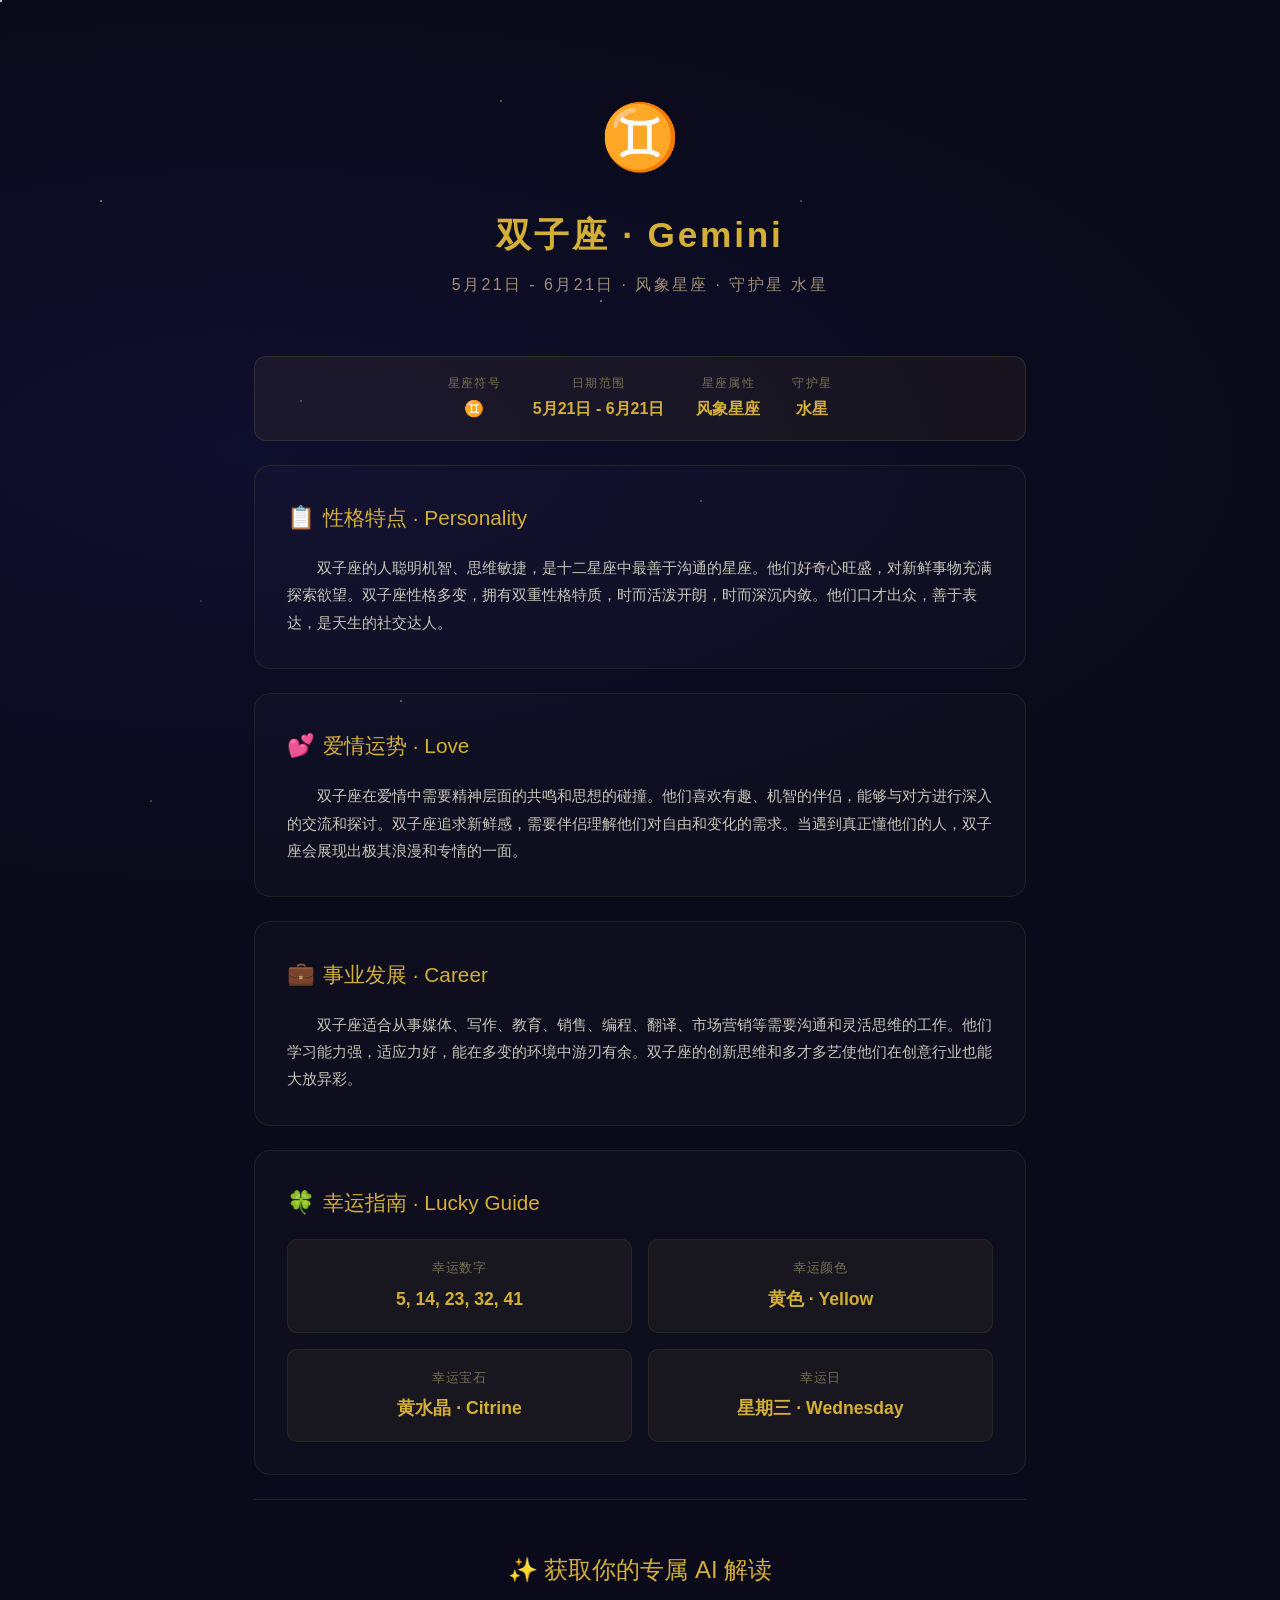
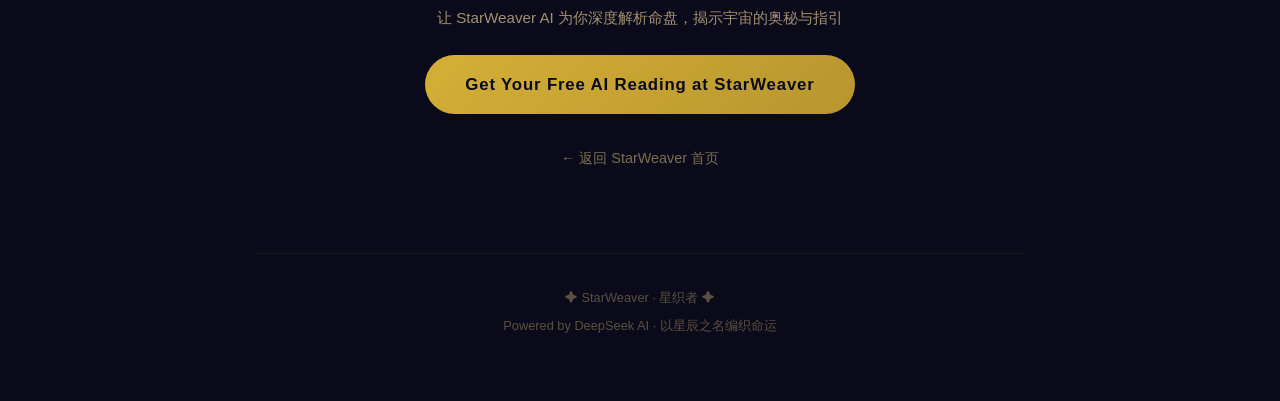
<file: zodiac/gemini.html>
<!DOCTYPE html>
<html lang="zh-CN">
<head>
  <meta charset="UTF-8">
  <meta name="viewport" content="width=device-width, initial-scale=1.0">
  <title>双子座(Gemini)全解析 - 性格特点、爱情运势、事业指南 | StarWeaver · 星织者</title>
  <meta name="description" content="双子座（Gemini）完整指南：了解双子座的性格特点、爱情运势、事业发展、幸运数字和幸运宝石。5月21日 - 6月21日出生的人属于双子座，守护星为水星。StarWeaver AI为你深度解析星座奥秘。">
  <meta name="keywords" content="双子座,Gemini,双子座性格,双子座爱情,双子座运势,双子座事业,星座,占星,StarWeaver,星织者,AI占星">
  <link rel="canonical" href="https://starweaver.vercel.app/gemini">
  <link rel="icon" href="data:image/svg+xml,<svg xmlns=%22http://www.w3.org/2000/svg%22 viewBox=%220 0 100 100%22><text y=%22.9em%22 font-size=%2290%22>✨</text></svg>">

  <!-- Open Graph -->
  <meta property="og:title" content="双子座(Gemini)全解析 - 性格特点、爱情运势、事业指南 | StarWeaver · 星织者">
  <meta property="og:description" content="双子座（Gemini）完整指南：了解双子座的性格特点、爱情运势、事业发展、幸运数字和幸运宝石。5月21日 - 6月21日出生的人属于双子座，守护星为水星。StarWeaver AI为你深度解析星座奥秘。">
  <meta property="og:url" content="https://starweaver.vercel.app/gemini">
  <meta property="og:type" content="website">
  <meta property="og:site_name" content="StarWeaver · 星织者">
  <meta property="og:locale" content="zh_CN">

  <!-- Twitter Card -->
  <meta name="twitter:card" content="summary_large_image">
  <meta name="twitter:title" content="双子座(Gemini)全解析 - 性格特点、爱情运势、事业指南 | StarWeaver · 星织者">
  <meta name="twitter:description" content="双子座（Gemini）完整指南：了解双子座的性格特点、爱情运势、事业发展、幸运数字和幸运宝石。5月21日 - 6月21日出生的人属于双子座，守护星为水星。StarWeaver AI为你深度解析星座奥秘。">

  <!-- JSON-LD Schema -->
  <script type="application/ld+json">
{
  "@context": "https://schema.org",
  "@type": "ZodiacSign",
  "name": "双子座",
  "alternateName": "Gemini",
  "description": "双子座（Gemini）是风象星座，守护星为水星，日期范围为5月21日 - 6月21日。",
  "url": "https://starweaver.vercel.app/gemini"
}
  </script>

  <style>
    *, *::before, *::after { box-sizing: border-box; margin: 0; padding: 0; }
    body {
      font-family: -apple-system, BlinkMacSystemFont, 'Segoe UI', 'Noto Sans SC', sans-serif;
      background: #0a0a1a;
      color: #e0dcd0;
      min-height: 100vh;
      line-height: 1.8;
    }
    .stars-bg {
      position: fixed;
      top: 0; left: 0; width: 100%; height: 100%;
      background: radial-gradient(ellipse at 20% 50%, #0f0f2e 0%, #0a0a1a 70%);
      z-index: -1;
      overflow: hidden;
    }
    .stars-bg::before {
      content: '';
      position: absolute;
      width: 2px; height: 2px;
      background: #fff;
      border-radius: 50%;
      box-shadow:
        100px 200px 0 0 rgba(255,255,255,0.5),
        300px 400px 0 0 rgba(255,255,255,0.3),
        500px 100px 0 0 rgba(255,255,255,0.4),
        700px 500px 0 0 rgba(255,255,255,0.3),
        200px 600px 0 0 rgba(255,255,255,0.2),
        600px 300px 0 0 rgba(255,255,255,0.5),
        800px 200px 0 0 rgba(255,255,255,0.3),
        400px 700px 0 0 rgba(255,255,255,0.4),
        900px 600px 0 0 rgba(255,255,255,0.2),
        150px 800px 0 0 rgba(255,255,255,0.3);
      animation: twinkle 4s ease-in-out infinite alternate;
    }
    @keyframes twinkle {
      0% { opacity: 0.3; }
      100% { opacity: 1; }
    }
    .container {
      max-width: 820px;
      margin: 0 auto;
      padding: 2rem 1.5rem 4rem;
    }
    header {
      text-align: center;
      padding: 3rem 0 2rem;
    }
    .sign-emoji {
      font-size: 4rem;
      display: block;
      margin-bottom: 0.5rem;
    }
    h1 {
      font-size: 2.2rem;
      color: #d4af37;
      letter-spacing: 0.08em;
      margin-bottom: 0.3rem;
    }
    .sign-subtitle {
      font-size: 1rem;
      color: #a09070;
      letter-spacing: 0.15em;
    }
    .meta-bar {
      display: flex;
      justify-content: center;
      gap: 2rem;
      flex-wrap: wrap;
      margin: 1.5rem 0;
      padding: 1rem;
      background: rgba(212, 175, 55, 0.06);
      border: 1px solid rgba(212, 175, 55, 0.15);
      border-radius: 12px;
    }
    .meta-item {
      text-align: center;
    }
    .meta-label {
      font-size: 0.75rem;
      color: #7a7050;
      text-transform: uppercase;
      letter-spacing: 0.1em;
    }
    .meta-value {
      font-size: 1rem;
      color: #d4af37;
      font-weight: 600;
    }
    .section-card {
      background: rgba(255,255,255,0.02);
      border: 1px solid rgba(212, 175, 55, 0.1);
      border-radius: 16px;
      padding: 2rem;
      margin-bottom: 1.5rem;
      transition: border-color 0.3s;
    }
    .section-card:hover {
      border-color: rgba(212, 175, 55, 0.25);
    }
    .section-title {
      font-size: 1.3rem;
      color: #d4af37;
      margin-bottom: 1rem;
      display: flex;
      align-items: center;
      gap: 0.5rem;
    }
    .section-title .icon { font-size: 1.4rem; }
    .section-card p {
      color: #c8c4b8;
      font-size: 0.95rem;
      text-indent: 2em;
    }
    .lucky-grid {
      display: grid;
      grid-template-columns: 1fr 1fr;
      gap: 1rem;
    }
    @media (max-width: 480px) {
      .lucky-grid { grid-template-columns: 1fr; }
    }
    .lucky-item {
      background: rgba(212, 175, 55, 0.05);
      border: 1px solid rgba(212, 175, 55, 0.1);
      border-radius: 10px;
      padding: 1rem;
      text-align: center;
    }
    .lucky-item-label {
      font-size: 0.8rem;
      color: #7a7050;
      letter-spacing: 0.05em;
    }
    .lucky-item-value {
      font-size: 1.1rem;
      color: #d4af37;
      font-weight: 600;
      margin-top: 0.3rem;
    }
    .cta-section {
      text-align: center;
      padding: 3rem 0;
      margin-top: 1rem;
      border-top: 1px solid rgba(212, 175, 55, 0.15);
    }
    .cta-title {
      font-size: 1.5rem;
      color: #d4af37;
      margin-bottom: 0.8rem;
    }
    .cta-text {
      color: #a09070;
      font-size: 0.95rem;
      margin-bottom: 1.5rem;
    }
    .cta-btn {
      display: inline-block;
      padding: 0.9rem 2.5rem;
      background: linear-gradient(135deg, #d4af37, #b8962e);
      color: #0a0a1a;
      font-size: 1.05rem;
      font-weight: 700;
      text-decoration: none;
      border-radius: 50px;
      transition: all 0.3s;
      letter-spacing: 0.05em;
    }
    .cta-btn:hover {
      transform: translateY(-2px);
      box-shadow: 0 8px 30px rgba(212, 175, 55, 0.3);
    }
    .back-link {
      display: inline-block;
      margin-top: 2rem;
      color: #7a7050;
      text-decoration: none;
      font-size: 0.9rem;
      transition: color 0.3s;
    }
    .back-link:hover { color: #d4af37; }
    footer {
      text-align: center;
      padding: 2rem 0 0;
      color: #5a5040;
      font-size: 0.8rem;
      border-top: 1px solid rgba(212, 175, 55, 0.08);
      margin-top: 2rem;
    }
  </style>
</head>
<body>
  <div class="stars-bg"></div>
  <div class="container">

    <header>
      <span class="sign-emoji">♊</span>
      <h1>双子座 · Gemini</h1>
      <p class="sign-subtitle">5月21日 - 6月21日 · 风象星座 · 守护星 水星</p>
    </header>

    <div class="meta-bar">
      <div class="meta-item">
        <div class="meta-label">星座符号</div>
        <div class="meta-value">♊</div>
      </div>
      <div class="meta-item">
        <div class="meta-label">日期范围</div>
        <div class="meta-value">5月21日 - 6月21日</div>
      </div>
      <div class="meta-item">
        <div class="meta-label">星座属性</div>
        <div class="meta-value">风象星座</div>
      </div>
      <div class="meta-item">
        <div class="meta-label">守护星</div>
        <div class="meta-value">水星</div>
      </div>
    </div>

    <div class="section-card">
      <div class="section-title"><span class="icon">📋</span> 性格特点 · Personality</div>
      <p>双子座的人聪明机智、思维敏捷，是十二星座中最善于沟通的星座。他们好奇心旺盛，对新鲜事物充满探索欲望。双子座性格多变，拥有双重性格特质，时而活泼开朗，时而深沉内敛。他们口才出众，善于表达，是天生的社交达人。</p>
    </div>

    <div class="section-card">
      <div class="section-title"><span class="icon">💕</span> 爱情运势 · Love</div>
      <p>双子座在爱情中需要精神层面的共鸣和思想的碰撞。他们喜欢有趣、机智的伴侣，能够与对方进行深入的交流和探讨。双子座追求新鲜感，需要伴侣理解他们对自由和变化的需求。当遇到真正懂他们的人，双子座会展现出极其浪漫和专情的一面。</p>
    </div>

    <div class="section-card">
      <div class="section-title"><span class="icon">💼</span> 事业发展 · Career</div>
      <p>双子座适合从事媒体、写作、教育、销售、编程、翻译、市场营销等需要沟通和灵活思维的工作。他们学习能力强，适应力好，能在多变的环境中游刃有余。双子座的创新思维和多才多艺使他们在创意行业也能大放异彩。</p>
    </div>

    <div class="section-card">
      <div class="section-title"><span class="icon">🍀</span> 幸运指南 · Lucky Guide</div>
      <div class="lucky-grid">
        <div class="lucky-item">
          <div class="lucky-item-label">幸运数字</div>
          <div class="lucky-item-value">5, 14, 23, 32, 41</div>
        </div>
        <div class="lucky-item">
          <div class="lucky-item-label">幸运颜色</div>
          <div class="lucky-item-value">黄色 · Yellow</div>
        </div>
        <div class="lucky-item">
          <div class="lucky-item-label">幸运宝石</div>
          <div class="lucky-item-value">黄水晶 · Citrine</div>
        </div>
        <div class="lucky-item">
          <div class="lucky-item-label">幸运日</div>
          <div class="lucky-item-value">星期三 · Wednesday</div>
        </div>
      </div>
    </div>

    <div class="cta-section">
      <div class="cta-title">✨ 获取你的专属 AI 解读</div>
      <p class="cta-text">让 StarWeaver AI 为你深度解析命盘，揭示宇宙的奥秘与指引</p>
      <a href="https://starweaver.vercel.app" class="cta-btn">Get Your Free AI Reading at StarWeaver</a>
      <br>
      <a href="https://starweaver.vercel.app" class="back-link">← 返回 StarWeaver 首页</a>
    </div>

    <footer>
      <p>✦ StarWeaver · 星织者 ✦</p>
      <p style="margin-top:0.3rem;">Powered by DeepSeek AI · 以星辰之名编织命运</p>
    </footer>

  </div>
</body>
</html>
</file>
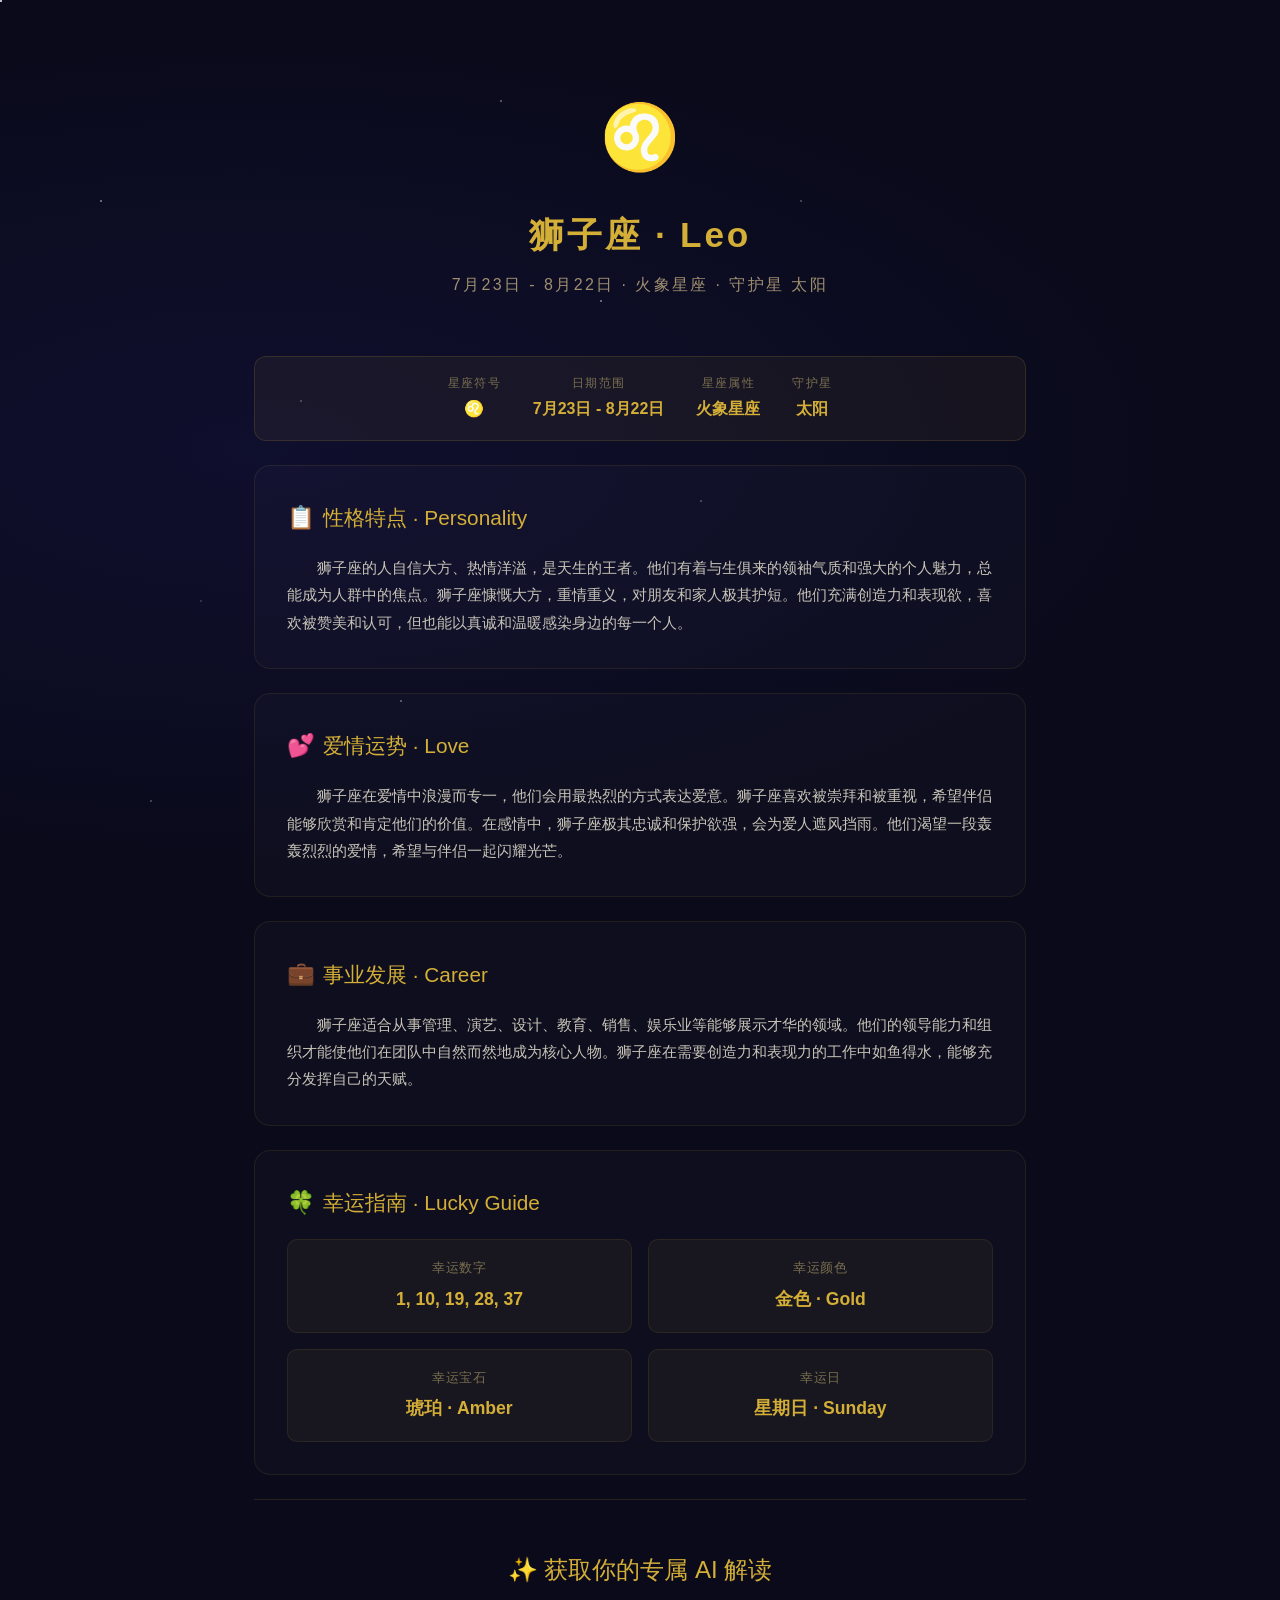
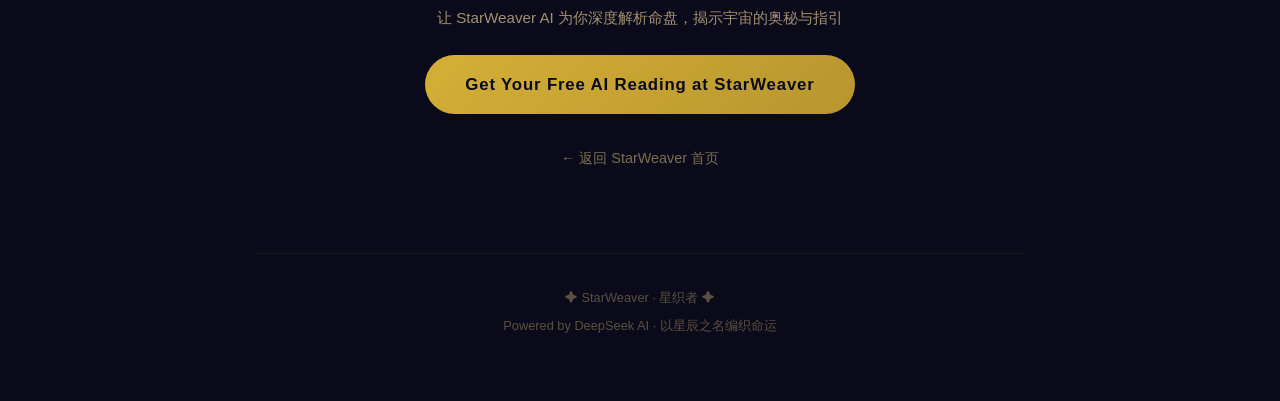
<file: zodiac/leo.html>
<!DOCTYPE html>
<html lang="zh-CN">
<head>
  <meta charset="UTF-8">
  <meta name="viewport" content="width=device-width, initial-scale=1.0">
  <title>狮子座(Leo)全解析 - 性格特点、爱情运势、事业指南 | StarWeaver · 星织者</title>
  <meta name="description" content="狮子座（Leo）完整指南：了解狮子座的性格特点、爱情运势、事业发展、幸运数字和幸运宝石。7月23日 - 8月22日出生的人属于狮子座，守护星为太阳。StarWeaver AI为你深度解析星座奥秘。">
  <meta name="keywords" content="狮子座,Leo,狮子座性格,狮子座爱情,狮子座运势,狮子座事业,星座,占星,StarWeaver,星织者,AI占星">
  <link rel="canonical" href="https://starweaver.vercel.app/leo">
  <link rel="icon" href="data:image/svg+xml,<svg xmlns=%22http://www.w3.org/2000/svg%22 viewBox=%220 0 100 100%22><text y=%22.9em%22 font-size=%2290%22>✨</text></svg>">

  <!-- Open Graph -->
  <meta property="og:title" content="狮子座(Leo)全解析 - 性格特点、爱情运势、事业指南 | StarWeaver · 星织者">
  <meta property="og:description" content="狮子座（Leo）完整指南：了解狮子座的性格特点、爱情运势、事业发展、幸运数字和幸运宝石。7月23日 - 8月22日出生的人属于狮子座，守护星为太阳。StarWeaver AI为你深度解析星座奥秘。">
  <meta property="og:url" content="https://starweaver.vercel.app/leo">
  <meta property="og:type" content="website">
  <meta property="og:site_name" content="StarWeaver · 星织者">
  <meta property="og:locale" content="zh_CN">

  <!-- Twitter Card -->
  <meta name="twitter:card" content="summary_large_image">
  <meta name="twitter:title" content="狮子座(Leo)全解析 - 性格特点、爱情运势、事业指南 | StarWeaver · 星织者">
  <meta name="twitter:description" content="狮子座（Leo）完整指南：了解狮子座的性格特点、爱情运势、事业发展、幸运数字和幸运宝石。7月23日 - 8月22日出生的人属于狮子座，守护星为太阳。StarWeaver AI为你深度解析星座奥秘。">

  <!-- JSON-LD Schema -->
  <script type="application/ld+json">
{
  "@context": "https://schema.org",
  "@type": "ZodiacSign",
  "name": "狮子座",
  "alternateName": "Leo",
  "description": "狮子座（Leo）是火象星座，守护星为太阳，日期范围为7月23日 - 8月22日。",
  "url": "https://starweaver.vercel.app/leo"
}
  </script>

  <style>
    *, *::before, *::after { box-sizing: border-box; margin: 0; padding: 0; }
    body {
      font-family: -apple-system, BlinkMacSystemFont, 'Segoe UI', 'Noto Sans SC', sans-serif;
      background: #0a0a1a;
      color: #e0dcd0;
      min-height: 100vh;
      line-height: 1.8;
    }
    .stars-bg {
      position: fixed;
      top: 0; left: 0; width: 100%; height: 100%;
      background: radial-gradient(ellipse at 20% 50%, #0f0f2e 0%, #0a0a1a 70%);
      z-index: -1;
      overflow: hidden;
    }
    .stars-bg::before {
      content: '';
      position: absolute;
      width: 2px; height: 2px;
      background: #fff;
      border-radius: 50%;
      box-shadow:
        100px 200px 0 0 rgba(255,255,255,0.5),
        300px 400px 0 0 rgba(255,255,255,0.3),
        500px 100px 0 0 rgba(255,255,255,0.4),
        700px 500px 0 0 rgba(255,255,255,0.3),
        200px 600px 0 0 rgba(255,255,255,0.2),
        600px 300px 0 0 rgba(255,255,255,0.5),
        800px 200px 0 0 rgba(255,255,255,0.3),
        400px 700px 0 0 rgba(255,255,255,0.4),
        900px 600px 0 0 rgba(255,255,255,0.2),
        150px 800px 0 0 rgba(255,255,255,0.3);
      animation: twinkle 4s ease-in-out infinite alternate;
    }
    @keyframes twinkle {
      0% { opacity: 0.3; }
      100% { opacity: 1; }
    }
    .container {
      max-width: 820px;
      margin: 0 auto;
      padding: 2rem 1.5rem 4rem;
    }
    header {
      text-align: center;
      padding: 3rem 0 2rem;
    }
    .sign-emoji {
      font-size: 4rem;
      display: block;
      margin-bottom: 0.5rem;
    }
    h1 {
      font-size: 2.2rem;
      color: #d4af37;
      letter-spacing: 0.08em;
      margin-bottom: 0.3rem;
    }
    .sign-subtitle {
      font-size: 1rem;
      color: #a09070;
      letter-spacing: 0.15em;
    }
    .meta-bar {
      display: flex;
      justify-content: center;
      gap: 2rem;
      flex-wrap: wrap;
      margin: 1.5rem 0;
      padding: 1rem;
      background: rgba(212, 175, 55, 0.06);
      border: 1px solid rgba(212, 175, 55, 0.15);
      border-radius: 12px;
    }
    .meta-item {
      text-align: center;
    }
    .meta-label {
      font-size: 0.75rem;
      color: #7a7050;
      text-transform: uppercase;
      letter-spacing: 0.1em;
    }
    .meta-value {
      font-size: 1rem;
      color: #d4af37;
      font-weight: 600;
    }
    .section-card {
      background: rgba(255,255,255,0.02);
      border: 1px solid rgba(212, 175, 55, 0.1);
      border-radius: 16px;
      padding: 2rem;
      margin-bottom: 1.5rem;
      transition: border-color 0.3s;
    }
    .section-card:hover {
      border-color: rgba(212, 175, 55, 0.25);
    }
    .section-title {
      font-size: 1.3rem;
      color: #d4af37;
      margin-bottom: 1rem;
      display: flex;
      align-items: center;
      gap: 0.5rem;
    }
    .section-title .icon { font-size: 1.4rem; }
    .section-card p {
      color: #c8c4b8;
      font-size: 0.95rem;
      text-indent: 2em;
    }
    .lucky-grid {
      display: grid;
      grid-template-columns: 1fr 1fr;
      gap: 1rem;
    }
    @media (max-width: 480px) {
      .lucky-grid { grid-template-columns: 1fr; }
    }
    .lucky-item {
      background: rgba(212, 175, 55, 0.05);
      border: 1px solid rgba(212, 175, 55, 0.1);
      border-radius: 10px;
      padding: 1rem;
      text-align: center;
    }
    .lucky-item-label {
      font-size: 0.8rem;
      color: #7a7050;
      letter-spacing: 0.05em;
    }
    .lucky-item-value {
      font-size: 1.1rem;
      color: #d4af37;
      font-weight: 600;
      margin-top: 0.3rem;
    }
    .cta-section {
      text-align: center;
      padding: 3rem 0;
      margin-top: 1rem;
      border-top: 1px solid rgba(212, 175, 55, 0.15);
    }
    .cta-title {
      font-size: 1.5rem;
      color: #d4af37;
      margin-bottom: 0.8rem;
    }
    .cta-text {
      color: #a09070;
      font-size: 0.95rem;
      margin-bottom: 1.5rem;
    }
    .cta-btn {
      display: inline-block;
      padding: 0.9rem 2.5rem;
      background: linear-gradient(135deg, #d4af37, #b8962e);
      color: #0a0a1a;
      font-size: 1.05rem;
      font-weight: 700;
      text-decoration: none;
      border-radius: 50px;
      transition: all 0.3s;
      letter-spacing: 0.05em;
    }
    .cta-btn:hover {
      transform: translateY(-2px);
      box-shadow: 0 8px 30px rgba(212, 175, 55, 0.3);
    }
    .back-link {
      display: inline-block;
      margin-top: 2rem;
      color: #7a7050;
      text-decoration: none;
      font-size: 0.9rem;
      transition: color 0.3s;
    }
    .back-link:hover { color: #d4af37; }
    footer {
      text-align: center;
      padding: 2rem 0 0;
      color: #5a5040;
      font-size: 0.8rem;
      border-top: 1px solid rgba(212, 175, 55, 0.08);
      margin-top: 2rem;
    }
  </style>
</head>
<body>
  <div class="stars-bg"></div>
  <div class="container">

    <header>
      <span class="sign-emoji">♌</span>
      <h1>狮子座 · Leo</h1>
      <p class="sign-subtitle">7月23日 - 8月22日 · 火象星座 · 守护星 太阳</p>
    </header>

    <div class="meta-bar">
      <div class="meta-item">
        <div class="meta-label">星座符号</div>
        <div class="meta-value">♌</div>
      </div>
      <div class="meta-item">
        <div class="meta-label">日期范围</div>
        <div class="meta-value">7月23日 - 8月22日</div>
      </div>
      <div class="meta-item">
        <div class="meta-label">星座属性</div>
        <div class="meta-value">火象星座</div>
      </div>
      <div class="meta-item">
        <div class="meta-label">守护星</div>
        <div class="meta-value">太阳</div>
      </div>
    </div>

    <div class="section-card">
      <div class="section-title"><span class="icon">📋</span> 性格特点 · Personality</div>
      <p>狮子座的人自信大方、热情洋溢，是天生的王者。他们有着与生俱来的领袖气质和强大的个人魅力，总能成为人群中的焦点。狮子座慷慨大方，重情重义，对朋友和家人极其护短。他们充满创造力和表现欲，喜欢被赞美和认可，但也能以真诚和温暖感染身边的每一个人。</p>
    </div>

    <div class="section-card">
      <div class="section-title"><span class="icon">💕</span> 爱情运势 · Love</div>
      <p>狮子座在爱情中浪漫而专一，他们会用最热烈的方式表达爱意。狮子座喜欢被崇拜和被重视，希望伴侣能够欣赏和肯定他们的价值。在感情中，狮子座极其忠诚和保护欲强，会为爱人遮风挡雨。他们渴望一段轰轰烈烈的爱情，希望与伴侣一起闪耀光芒。</p>
    </div>

    <div class="section-card">
      <div class="section-title"><span class="icon">💼</span> 事业发展 · Career</div>
      <p>狮子座适合从事管理、演艺、设计、教育、销售、娱乐业等能够展示才华的领域。他们的领导能力和组织才能使他们在团队中自然而然地成为核心人物。狮子座在需要创造力和表现力的工作中如鱼得水，能够充分发挥自己的天赋。</p>
    </div>

    <div class="section-card">
      <div class="section-title"><span class="icon">🍀</span> 幸运指南 · Lucky Guide</div>
      <div class="lucky-grid">
        <div class="lucky-item">
          <div class="lucky-item-label">幸运数字</div>
          <div class="lucky-item-value">1, 10, 19, 28, 37</div>
        </div>
        <div class="lucky-item">
          <div class="lucky-item-label">幸运颜色</div>
          <div class="lucky-item-value">金色 · Gold</div>
        </div>
        <div class="lucky-item">
          <div class="lucky-item-label">幸运宝石</div>
          <div class="lucky-item-value">琥珀 · Amber</div>
        </div>
        <div class="lucky-item">
          <div class="lucky-item-label">幸运日</div>
          <div class="lucky-item-value">星期日 · Sunday</div>
        </div>
      </div>
    </div>

    <div class="cta-section">
      <div class="cta-title">✨ 获取你的专属 AI 解读</div>
      <p class="cta-text">让 StarWeaver AI 为你深度解析命盘，揭示宇宙的奥秘与指引</p>
      <a href="https://starweaver.vercel.app" class="cta-btn">Get Your Free AI Reading at StarWeaver</a>
      <br>
      <a href="https://starweaver.vercel.app" class="back-link">← 返回 StarWeaver 首页</a>
    </div>

    <footer>
      <p>✦ StarWeaver · 星织者 ✦</p>
      <p style="margin-top:0.3rem;">Powered by DeepSeek AI · 以星辰之名编织命运</p>
    </footer>

  </div>
</body>
</html>
</file>
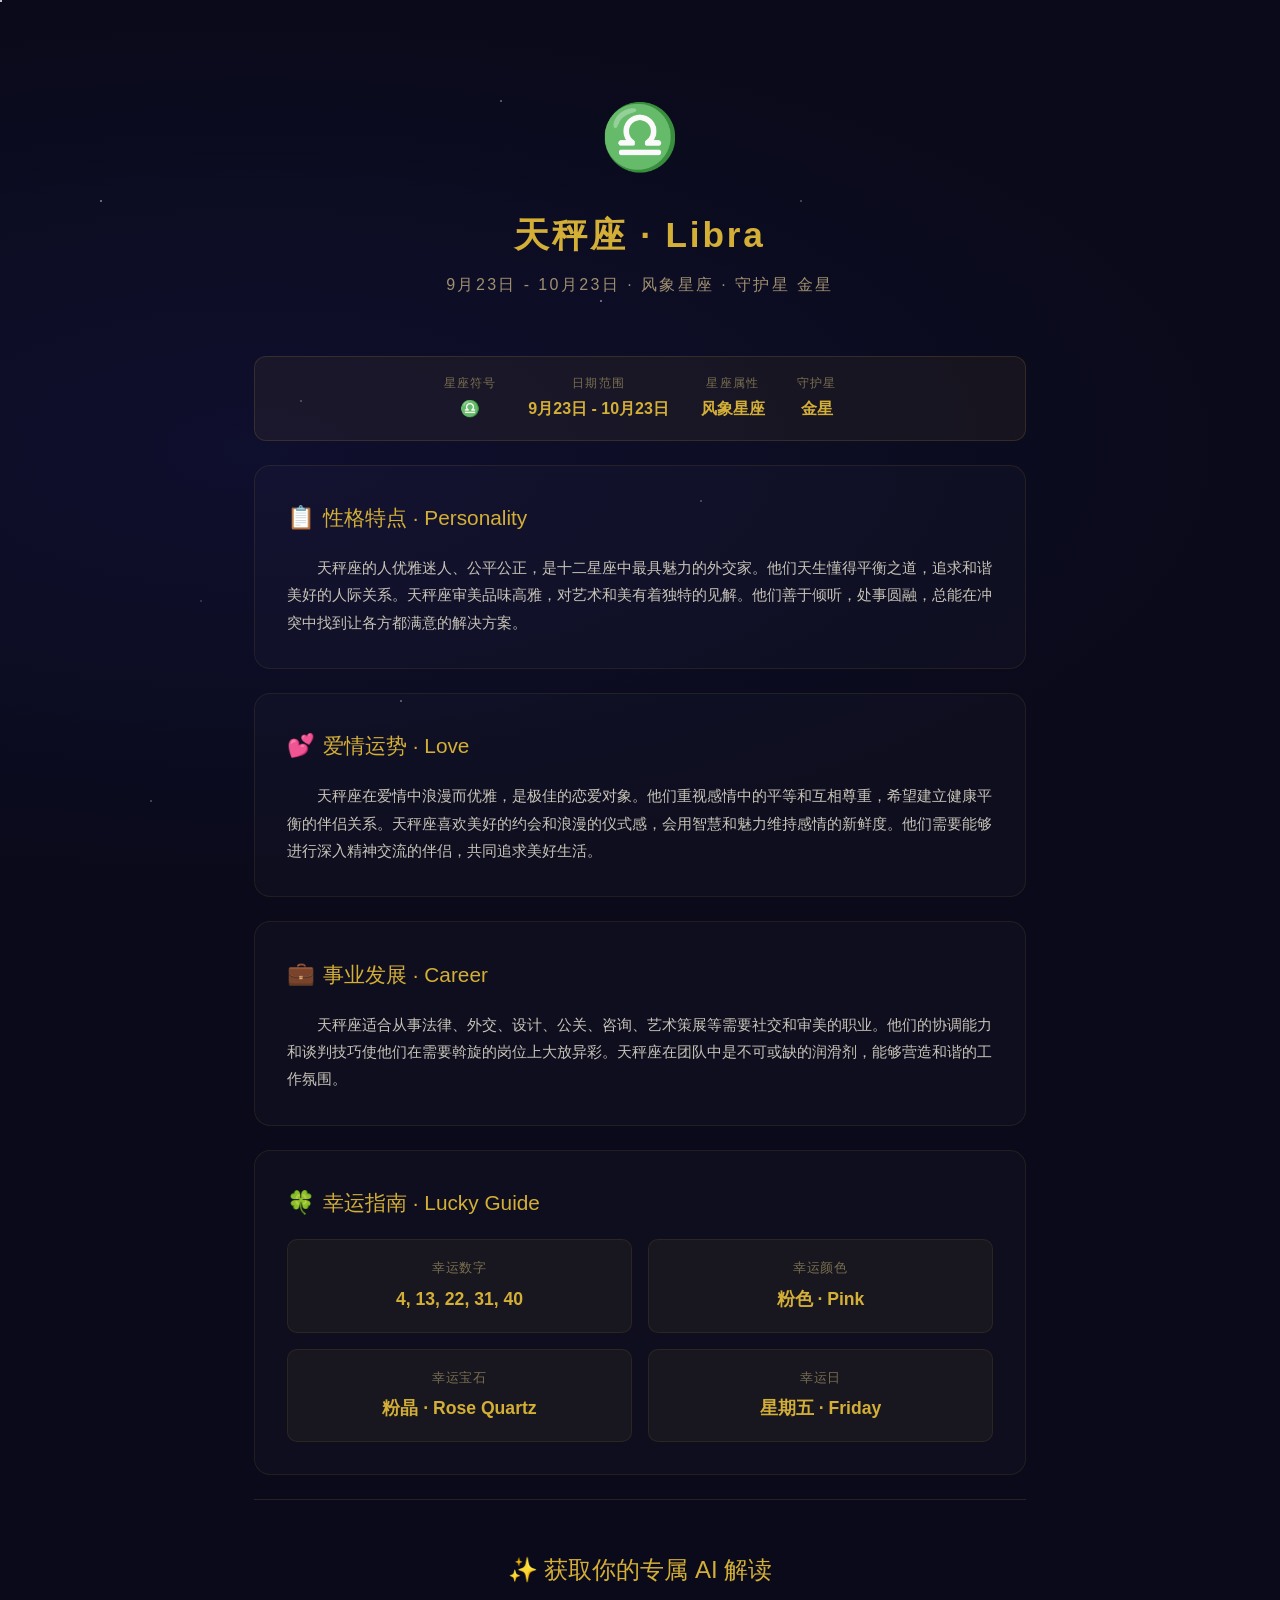
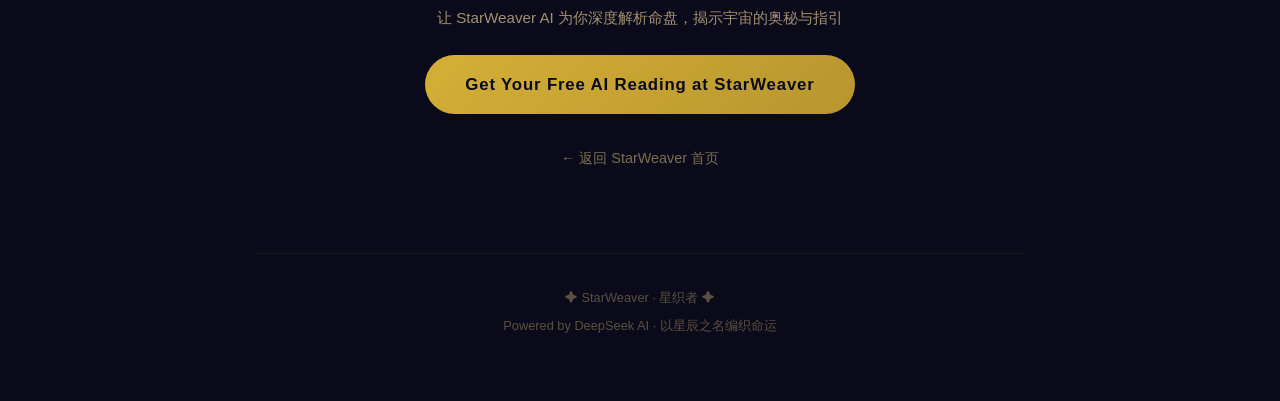
<file: zodiac/libra.html>
<!DOCTYPE html>
<html lang="zh-CN">
<head>
  <meta charset="UTF-8">
  <meta name="viewport" content="width=device-width, initial-scale=1.0">
  <title>天秤座(Libra)全解析 - 性格特点、爱情运势、事业指南 | StarWeaver · 星织者</title>
  <meta name="description" content="天秤座（Libra）完整指南：了解天秤座的性格特点、爱情运势、事业发展、幸运数字和幸运宝石。9月23日 - 10月23日出生的人属于天秤座，守护星为金星。StarWeaver AI为你深度解析星座奥秘。">
  <meta name="keywords" content="天秤座,Libra,天秤座性格,天秤座爱情,天秤座运势,天秤座事业,星座,占星,StarWeaver,星织者,AI占星">
  <link rel="canonical" href="https://starweaver.vercel.app/libra">
  <link rel="icon" href="data:image/svg+xml,<svg xmlns=%22http://www.w3.org/2000/svg%22 viewBox=%220 0 100 100%22><text y=%22.9em%22 font-size=%2290%22>✨</text></svg>">

  <!-- Open Graph -->
  <meta property="og:title" content="天秤座(Libra)全解析 - 性格特点、爱情运势、事业指南 | StarWeaver · 星织者">
  <meta property="og:description" content="天秤座（Libra）完整指南：了解天秤座的性格特点、爱情运势、事业发展、幸运数字和幸运宝石。9月23日 - 10月23日出生的人属于天秤座，守护星为金星。StarWeaver AI为你深度解析星座奥秘。">
  <meta property="og:url" content="https://starweaver.vercel.app/libra">
  <meta property="og:type" content="website">
  <meta property="og:site_name" content="StarWeaver · 星织者">
  <meta property="og:locale" content="zh_CN">

  <!-- Twitter Card -->
  <meta name="twitter:card" content="summary_large_image">
  <meta name="twitter:title" content="天秤座(Libra)全解析 - 性格特点、爱情运势、事业指南 | StarWeaver · 星织者">
  <meta name="twitter:description" content="天秤座（Libra）完整指南：了解天秤座的性格特点、爱情运势、事业发展、幸运数字和幸运宝石。9月23日 - 10月23日出生的人属于天秤座，守护星为金星。StarWeaver AI为你深度解析星座奥秘。">

  <!-- JSON-LD Schema -->
  <script type="application/ld+json">
{
  "@context": "https://schema.org",
  "@type": "ZodiacSign",
  "name": "天秤座",
  "alternateName": "Libra",
  "description": "天秤座（Libra）是风象星座，守护星为金星，日期范围为9月23日 - 10月23日。",
  "url": "https://starweaver.vercel.app/libra"
}
  </script>

  <style>
    *, *::before, *::after { box-sizing: border-box; margin: 0; padding: 0; }
    body {
      font-family: -apple-system, BlinkMacSystemFont, 'Segoe UI', 'Noto Sans SC', sans-serif;
      background: #0a0a1a;
      color: #e0dcd0;
      min-height: 100vh;
      line-height: 1.8;
    }
    .stars-bg {
      position: fixed;
      top: 0; left: 0; width: 100%; height: 100%;
      background: radial-gradient(ellipse at 20% 50%, #0f0f2e 0%, #0a0a1a 70%);
      z-index: -1;
      overflow: hidden;
    }
    .stars-bg::before {
      content: '';
      position: absolute;
      width: 2px; height: 2px;
      background: #fff;
      border-radius: 50%;
      box-shadow:
        100px 200px 0 0 rgba(255,255,255,0.5),
        300px 400px 0 0 rgba(255,255,255,0.3),
        500px 100px 0 0 rgba(255,255,255,0.4),
        700px 500px 0 0 rgba(255,255,255,0.3),
        200px 600px 0 0 rgba(255,255,255,0.2),
        600px 300px 0 0 rgba(255,255,255,0.5),
        800px 200px 0 0 rgba(255,255,255,0.3),
        400px 700px 0 0 rgba(255,255,255,0.4),
        900px 600px 0 0 rgba(255,255,255,0.2),
        150px 800px 0 0 rgba(255,255,255,0.3);
      animation: twinkle 4s ease-in-out infinite alternate;
    }
    @keyframes twinkle {
      0% { opacity: 0.3; }
      100% { opacity: 1; }
    }
    .container {
      max-width: 820px;
      margin: 0 auto;
      padding: 2rem 1.5rem 4rem;
    }
    header {
      text-align: center;
      padding: 3rem 0 2rem;
    }
    .sign-emoji {
      font-size: 4rem;
      display: block;
      margin-bottom: 0.5rem;
    }
    h1 {
      font-size: 2.2rem;
      color: #d4af37;
      letter-spacing: 0.08em;
      margin-bottom: 0.3rem;
    }
    .sign-subtitle {
      font-size: 1rem;
      color: #a09070;
      letter-spacing: 0.15em;
    }
    .meta-bar {
      display: flex;
      justify-content: center;
      gap: 2rem;
      flex-wrap: wrap;
      margin: 1.5rem 0;
      padding: 1rem;
      background: rgba(212, 175, 55, 0.06);
      border: 1px solid rgba(212, 175, 55, 0.15);
      border-radius: 12px;
    }
    .meta-item {
      text-align: center;
    }
    .meta-label {
      font-size: 0.75rem;
      color: #7a7050;
      text-transform: uppercase;
      letter-spacing: 0.1em;
    }
    .meta-value {
      font-size: 1rem;
      color: #d4af37;
      font-weight: 600;
    }
    .section-card {
      background: rgba(255,255,255,0.02);
      border: 1px solid rgba(212, 175, 55, 0.1);
      border-radius: 16px;
      padding: 2rem;
      margin-bottom: 1.5rem;
      transition: border-color 0.3s;
    }
    .section-card:hover {
      border-color: rgba(212, 175, 55, 0.25);
    }
    .section-title {
      font-size: 1.3rem;
      color: #d4af37;
      margin-bottom: 1rem;
      display: flex;
      align-items: center;
      gap: 0.5rem;
    }
    .section-title .icon { font-size: 1.4rem; }
    .section-card p {
      color: #c8c4b8;
      font-size: 0.95rem;
      text-indent: 2em;
    }
    .lucky-grid {
      display: grid;
      grid-template-columns: 1fr 1fr;
      gap: 1rem;
    }
    @media (max-width: 480px) {
      .lucky-grid { grid-template-columns: 1fr; }
    }
    .lucky-item {
      background: rgba(212, 175, 55, 0.05);
      border: 1px solid rgba(212, 175, 55, 0.1);
      border-radius: 10px;
      padding: 1rem;
      text-align: center;
    }
    .lucky-item-label {
      font-size: 0.8rem;
      color: #7a7050;
      letter-spacing: 0.05em;
    }
    .lucky-item-value {
      font-size: 1.1rem;
      color: #d4af37;
      font-weight: 600;
      margin-top: 0.3rem;
    }
    .cta-section {
      text-align: center;
      padding: 3rem 0;
      margin-top: 1rem;
      border-top: 1px solid rgba(212, 175, 55, 0.15);
    }
    .cta-title {
      font-size: 1.5rem;
      color: #d4af37;
      margin-bottom: 0.8rem;
    }
    .cta-text {
      color: #a09070;
      font-size: 0.95rem;
      margin-bottom: 1.5rem;
    }
    .cta-btn {
      display: inline-block;
      padding: 0.9rem 2.5rem;
      background: linear-gradient(135deg, #d4af37, #b8962e);
      color: #0a0a1a;
      font-size: 1.05rem;
      font-weight: 700;
      text-decoration: none;
      border-radius: 50px;
      transition: all 0.3s;
      letter-spacing: 0.05em;
    }
    .cta-btn:hover {
      transform: translateY(-2px);
      box-shadow: 0 8px 30px rgba(212, 175, 55, 0.3);
    }
    .back-link {
      display: inline-block;
      margin-top: 2rem;
      color: #7a7050;
      text-decoration: none;
      font-size: 0.9rem;
      transition: color 0.3s;
    }
    .back-link:hover { color: #d4af37; }
    footer {
      text-align: center;
      padding: 2rem 0 0;
      color: #5a5040;
      font-size: 0.8rem;
      border-top: 1px solid rgba(212, 175, 55, 0.08);
      margin-top: 2rem;
    }
  </style>
</head>
<body>
  <div class="stars-bg"></div>
  <div class="container">

    <header>
      <span class="sign-emoji">♎</span>
      <h1>天秤座 · Libra</h1>
      <p class="sign-subtitle">9月23日 - 10月23日 · 风象星座 · 守护星 金星</p>
    </header>

    <div class="meta-bar">
      <div class="meta-item">
        <div class="meta-label">星座符号</div>
        <div class="meta-value">♎</div>
      </div>
      <div class="meta-item">
        <div class="meta-label">日期范围</div>
        <div class="meta-value">9月23日 - 10月23日</div>
      </div>
      <div class="meta-item">
        <div class="meta-label">星座属性</div>
        <div class="meta-value">风象星座</div>
      </div>
      <div class="meta-item">
        <div class="meta-label">守护星</div>
        <div class="meta-value">金星</div>
      </div>
    </div>

    <div class="section-card">
      <div class="section-title"><span class="icon">📋</span> 性格特点 · Personality</div>
      <p>天秤座的人优雅迷人、公平公正，是十二星座中最具魅力的外交家。他们天生懂得平衡之道，追求和谐美好的人际关系。天秤座审美品味高雅，对艺术和美有着独特的见解。他们善于倾听，处事圆融，总能在冲突中找到让各方都满意的解决方案。</p>
    </div>

    <div class="section-card">
      <div class="section-title"><span class="icon">💕</span> 爱情运势 · Love</div>
      <p>天秤座在爱情中浪漫而优雅，是极佳的恋爱对象。他们重视感情中的平等和互相尊重，希望建立健康平衡的伴侣关系。天秤座喜欢美好的约会和浪漫的仪式感，会用智慧和魅力维持感情的新鲜度。他们需要能够进行深入精神交流的伴侣，共同追求美好生活。</p>
    </div>

    <div class="section-card">
      <div class="section-title"><span class="icon">💼</span> 事业发展 · Career</div>
      <p>天秤座适合从事法律、外交、设计、公关、咨询、艺术策展等需要社交和审美的职业。他们的协调能力和谈判技巧使他们在需要斡旋的岗位上大放异彩。天秤座在团队中是不可或缺的润滑剂，能够营造和谐的工作氛围。</p>
    </div>

    <div class="section-card">
      <div class="section-title"><span class="icon">🍀</span> 幸运指南 · Lucky Guide</div>
      <div class="lucky-grid">
        <div class="lucky-item">
          <div class="lucky-item-label">幸运数字</div>
          <div class="lucky-item-value">4, 13, 22, 31, 40</div>
        </div>
        <div class="lucky-item">
          <div class="lucky-item-label">幸运颜色</div>
          <div class="lucky-item-value">粉色 · Pink</div>
        </div>
        <div class="lucky-item">
          <div class="lucky-item-label">幸运宝石</div>
          <div class="lucky-item-value">粉晶 · Rose Quartz</div>
        </div>
        <div class="lucky-item">
          <div class="lucky-item-label">幸运日</div>
          <div class="lucky-item-value">星期五 · Friday</div>
        </div>
      </div>
    </div>

    <div class="cta-section">
      <div class="cta-title">✨ 获取你的专属 AI 解读</div>
      <p class="cta-text">让 StarWeaver AI 为你深度解析命盘，揭示宇宙的奥秘与指引</p>
      <a href="https://starweaver.vercel.app" class="cta-btn">Get Your Free AI Reading at StarWeaver</a>
      <br>
      <a href="https://starweaver.vercel.app" class="back-link">← 返回 StarWeaver 首页</a>
    </div>

    <footer>
      <p>✦ StarWeaver · 星织者 ✦</p>
      <p style="margin-top:0.3rem;">Powered by DeepSeek AI · 以星辰之名编织命运</p>
    </footer>

  </div>
</body>
</html>
</file>
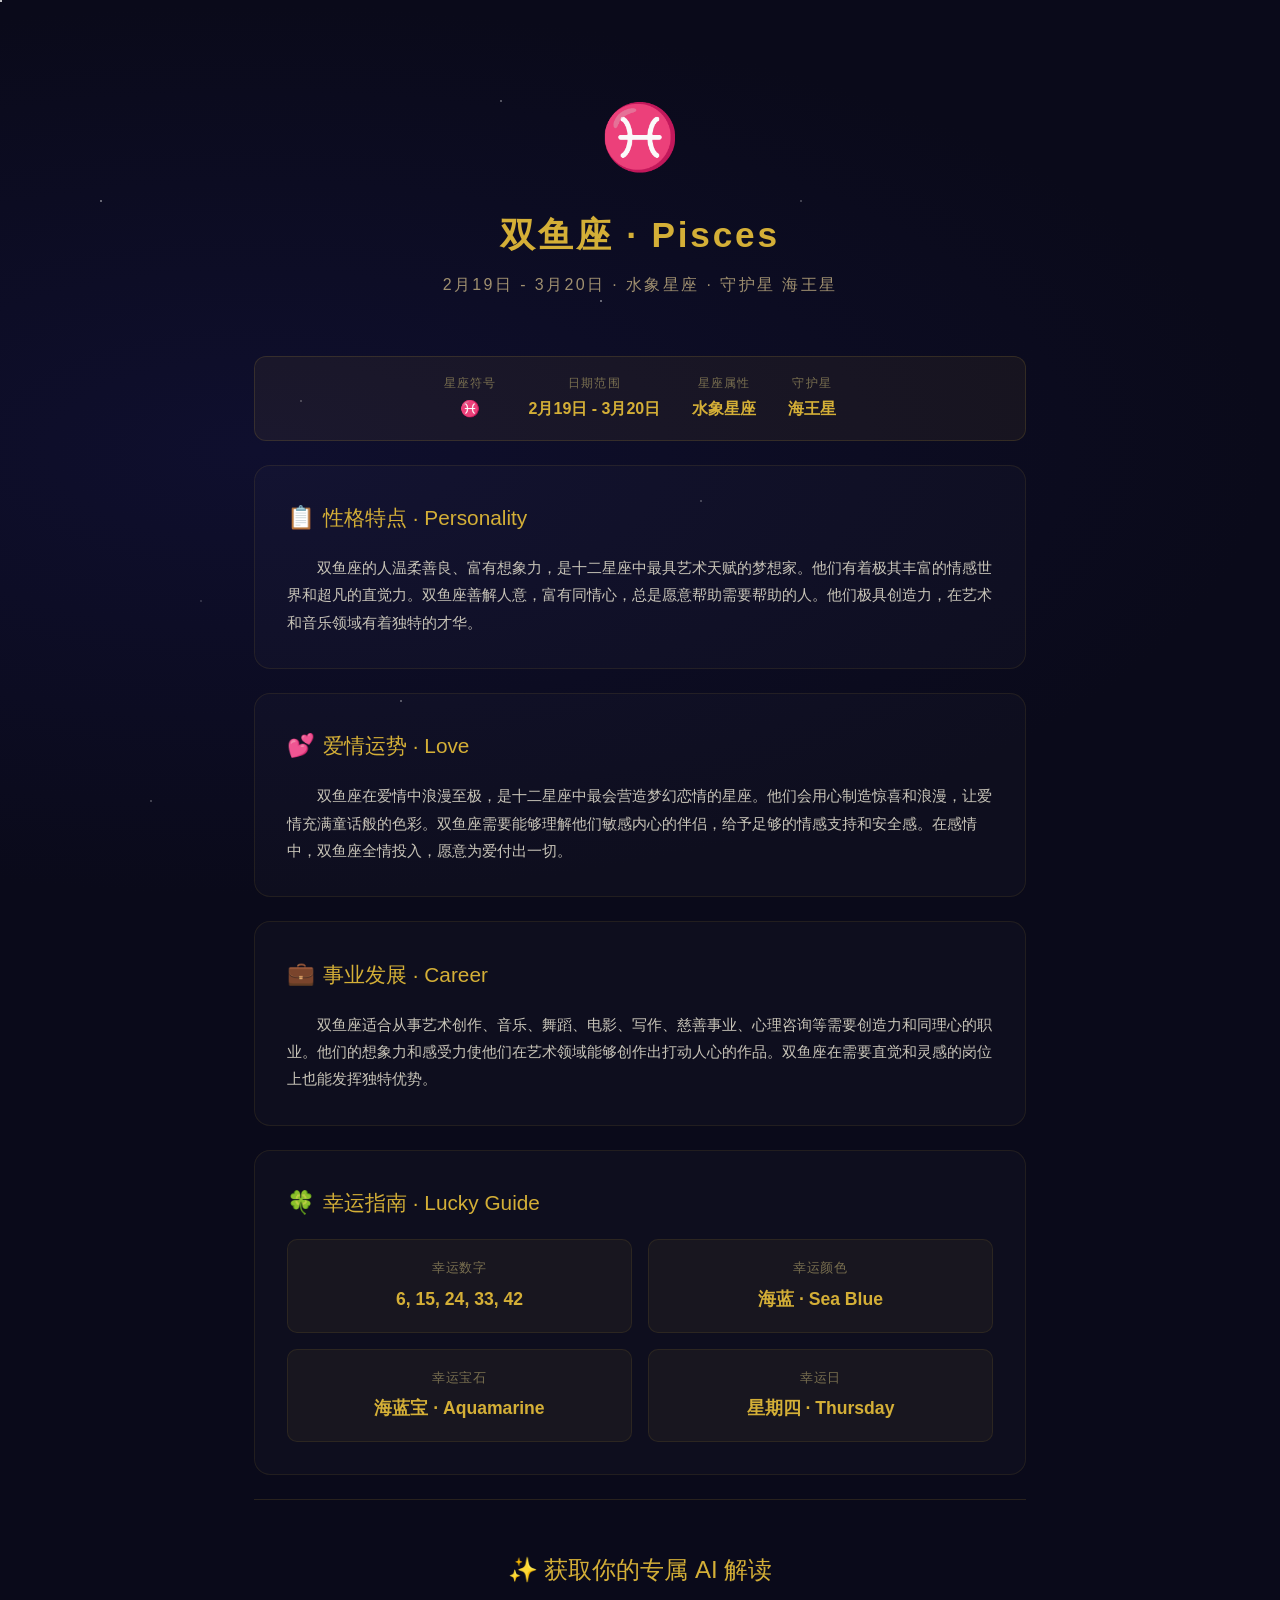
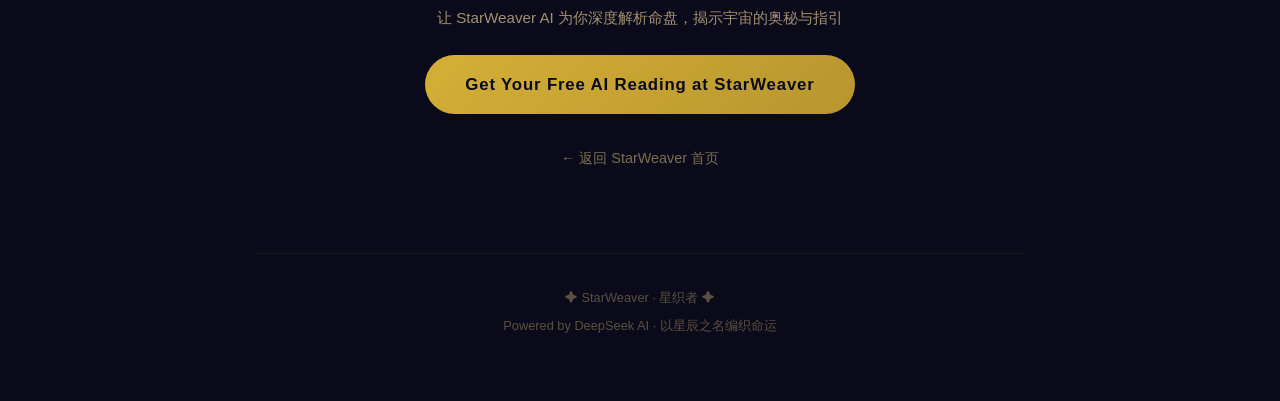
<file: zodiac/pisces.html>
<!DOCTYPE html>
<html lang="zh-CN">
<head>
  <meta charset="UTF-8">
  <meta name="viewport" content="width=device-width, initial-scale=1.0">
  <title>双鱼座(Pisces)全解析 - 性格特点、爱情运势、事业指南 | StarWeaver · 星织者</title>
  <meta name="description" content="双鱼座（Pisces）完整指南：了解双鱼座的性格特点、爱情运势、事业发展、幸运数字和幸运宝石。2月19日 - 3月20日出生的人属于双鱼座，守护星为海王星。StarWeaver AI为你深度解析星座奥秘。">
  <meta name="keywords" content="双鱼座,Pisces,双鱼座性格,双鱼座爱情,双鱼座运势,双鱼座事业,星座,占星,StarWeaver,星织者,AI占星">
  <link rel="canonical" href="https://starweaver.vercel.app/pisces">
  <link rel="icon" href="data:image/svg+xml,<svg xmlns=%22http://www.w3.org/2000/svg%22 viewBox=%220 0 100 100%22><text y=%22.9em%22 font-size=%2290%22>✨</text></svg>">

  <!-- Open Graph -->
  <meta property="og:title" content="双鱼座(Pisces)全解析 - 性格特点、爱情运势、事业指南 | StarWeaver · 星织者">
  <meta property="og:description" content="双鱼座（Pisces）完整指南：了解双鱼座的性格特点、爱情运势、事业发展、幸运数字和幸运宝石。2月19日 - 3月20日出生的人属于双鱼座，守护星为海王星。StarWeaver AI为你深度解析星座奥秘。">
  <meta property="og:url" content="https://starweaver.vercel.app/pisces">
  <meta property="og:type" content="website">
  <meta property="og:site_name" content="StarWeaver · 星织者">
  <meta property="og:locale" content="zh_CN">

  <!-- Twitter Card -->
  <meta name="twitter:card" content="summary_large_image">
  <meta name="twitter:title" content="双鱼座(Pisces)全解析 - 性格特点、爱情运势、事业指南 | StarWeaver · 星织者">
  <meta name="twitter:description" content="双鱼座（Pisces）完整指南：了解双鱼座的性格特点、爱情运势、事业发展、幸运数字和幸运宝石。2月19日 - 3月20日出生的人属于双鱼座，守护星为海王星。StarWeaver AI为你深度解析星座奥秘。">

  <!-- JSON-LD Schema -->
  <script type="application/ld+json">
{
  "@context": "https://schema.org",
  "@type": "ZodiacSign",
  "name": "双鱼座",
  "alternateName": "Pisces",
  "description": "双鱼座（Pisces）是水象星座，守护星为海王星，日期范围为2月19日 - 3月20日。",
  "url": "https://starweaver.vercel.app/pisces"
}
  </script>

  <style>
    *, *::before, *::after { box-sizing: border-box; margin: 0; padding: 0; }
    body {
      font-family: -apple-system, BlinkMacSystemFont, 'Segoe UI', 'Noto Sans SC', sans-serif;
      background: #0a0a1a;
      color: #e0dcd0;
      min-height: 100vh;
      line-height: 1.8;
    }
    .stars-bg {
      position: fixed;
      top: 0; left: 0; width: 100%; height: 100%;
      background: radial-gradient(ellipse at 20% 50%, #0f0f2e 0%, #0a0a1a 70%);
      z-index: -1;
      overflow: hidden;
    }
    .stars-bg::before {
      content: '';
      position: absolute;
      width: 2px; height: 2px;
      background: #fff;
      border-radius: 50%;
      box-shadow:
        100px 200px 0 0 rgba(255,255,255,0.5),
        300px 400px 0 0 rgba(255,255,255,0.3),
        500px 100px 0 0 rgba(255,255,255,0.4),
        700px 500px 0 0 rgba(255,255,255,0.3),
        200px 600px 0 0 rgba(255,255,255,0.2),
        600px 300px 0 0 rgba(255,255,255,0.5),
        800px 200px 0 0 rgba(255,255,255,0.3),
        400px 700px 0 0 rgba(255,255,255,0.4),
        900px 600px 0 0 rgba(255,255,255,0.2),
        150px 800px 0 0 rgba(255,255,255,0.3);
      animation: twinkle 4s ease-in-out infinite alternate;
    }
    @keyframes twinkle {
      0% { opacity: 0.3; }
      100% { opacity: 1; }
    }
    .container {
      max-width: 820px;
      margin: 0 auto;
      padding: 2rem 1.5rem 4rem;
    }
    header {
      text-align: center;
      padding: 3rem 0 2rem;
    }
    .sign-emoji {
      font-size: 4rem;
      display: block;
      margin-bottom: 0.5rem;
    }
    h1 {
      font-size: 2.2rem;
      color: #d4af37;
      letter-spacing: 0.08em;
      margin-bottom: 0.3rem;
    }
    .sign-subtitle {
      font-size: 1rem;
      color: #a09070;
      letter-spacing: 0.15em;
    }
    .meta-bar {
      display: flex;
      justify-content: center;
      gap: 2rem;
      flex-wrap: wrap;
      margin: 1.5rem 0;
      padding: 1rem;
      background: rgba(212, 175, 55, 0.06);
      border: 1px solid rgba(212, 175, 55, 0.15);
      border-radius: 12px;
    }
    .meta-item {
      text-align: center;
    }
    .meta-label {
      font-size: 0.75rem;
      color: #7a7050;
      text-transform: uppercase;
      letter-spacing: 0.1em;
    }
    .meta-value {
      font-size: 1rem;
      color: #d4af37;
      font-weight: 600;
    }
    .section-card {
      background: rgba(255,255,255,0.02);
      border: 1px solid rgba(212, 175, 55, 0.1);
      border-radius: 16px;
      padding: 2rem;
      margin-bottom: 1.5rem;
      transition: border-color 0.3s;
    }
    .section-card:hover {
      border-color: rgba(212, 175, 55, 0.25);
    }
    .section-title {
      font-size: 1.3rem;
      color: #d4af37;
      margin-bottom: 1rem;
      display: flex;
      align-items: center;
      gap: 0.5rem;
    }
    .section-title .icon { font-size: 1.4rem; }
    .section-card p {
      color: #c8c4b8;
      font-size: 0.95rem;
      text-indent: 2em;
    }
    .lucky-grid {
      display: grid;
      grid-template-columns: 1fr 1fr;
      gap: 1rem;
    }
    @media (max-width: 480px) {
      .lucky-grid { grid-template-columns: 1fr; }
    }
    .lucky-item {
      background: rgba(212, 175, 55, 0.05);
      border: 1px solid rgba(212, 175, 55, 0.1);
      border-radius: 10px;
      padding: 1rem;
      text-align: center;
    }
    .lucky-item-label {
      font-size: 0.8rem;
      color: #7a7050;
      letter-spacing: 0.05em;
    }
    .lucky-item-value {
      font-size: 1.1rem;
      color: #d4af37;
      font-weight: 600;
      margin-top: 0.3rem;
    }
    .cta-section {
      text-align: center;
      padding: 3rem 0;
      margin-top: 1rem;
      border-top: 1px solid rgba(212, 175, 55, 0.15);
    }
    .cta-title {
      font-size: 1.5rem;
      color: #d4af37;
      margin-bottom: 0.8rem;
    }
    .cta-text {
      color: #a09070;
      font-size: 0.95rem;
      margin-bottom: 1.5rem;
    }
    .cta-btn {
      display: inline-block;
      padding: 0.9rem 2.5rem;
      background: linear-gradient(135deg, #d4af37, #b8962e);
      color: #0a0a1a;
      font-size: 1.05rem;
      font-weight: 700;
      text-decoration: none;
      border-radius: 50px;
      transition: all 0.3s;
      letter-spacing: 0.05em;
    }
    .cta-btn:hover {
      transform: translateY(-2px);
      box-shadow: 0 8px 30px rgba(212, 175, 55, 0.3);
    }
    .back-link {
      display: inline-block;
      margin-top: 2rem;
      color: #7a7050;
      text-decoration: none;
      font-size: 0.9rem;
      transition: color 0.3s;
    }
    .back-link:hover { color: #d4af37; }
    footer {
      text-align: center;
      padding: 2rem 0 0;
      color: #5a5040;
      font-size: 0.8rem;
      border-top: 1px solid rgba(212, 175, 55, 0.08);
      margin-top: 2rem;
    }
  </style>
</head>
<body>
  <div class="stars-bg"></div>
  <div class="container">

    <header>
      <span class="sign-emoji">♓</span>
      <h1>双鱼座 · Pisces</h1>
      <p class="sign-subtitle">2月19日 - 3月20日 · 水象星座 · 守护星 海王星</p>
    </header>

    <div class="meta-bar">
      <div class="meta-item">
        <div class="meta-label">星座符号</div>
        <div class="meta-value">♓</div>
      </div>
      <div class="meta-item">
        <div class="meta-label">日期范围</div>
        <div class="meta-value">2月19日 - 3月20日</div>
      </div>
      <div class="meta-item">
        <div class="meta-label">星座属性</div>
        <div class="meta-value">水象星座</div>
      </div>
      <div class="meta-item">
        <div class="meta-label">守护星</div>
        <div class="meta-value">海王星</div>
      </div>
    </div>

    <div class="section-card">
      <div class="section-title"><span class="icon">📋</span> 性格特点 · Personality</div>
      <p>双鱼座的人温柔善良、富有想象力，是十二星座中最具艺术天赋的梦想家。他们有着极其丰富的情感世界和超凡的直觉力。双鱼座善解人意，富有同情心，总是愿意帮助需要帮助的人。他们极具创造力，在艺术和音乐领域有着独特的才华。</p>
    </div>

    <div class="section-card">
      <div class="section-title"><span class="icon">💕</span> 爱情运势 · Love</div>
      <p>双鱼座在爱情中浪漫至极，是十二星座中最会营造梦幻恋情的星座。他们会用心制造惊喜和浪漫，让爱情充满童话般的色彩。双鱼座需要能够理解他们敏感内心的伴侣，给予足够的情感支持和安全感。在感情中，双鱼座全情投入，愿意为爱付出一切。</p>
    </div>

    <div class="section-card">
      <div class="section-title"><span class="icon">💼</span> 事业发展 · Career</div>
      <p>双鱼座适合从事艺术创作、音乐、舞蹈、电影、写作、慈善事业、心理咨询等需要创造力和同理心的职业。他们的想象力和感受力使他们在艺术领域能够创作出打动人心的作品。双鱼座在需要直觉和灵感的岗位上也能发挥独特优势。</p>
    </div>

    <div class="section-card">
      <div class="section-title"><span class="icon">🍀</span> 幸运指南 · Lucky Guide</div>
      <div class="lucky-grid">
        <div class="lucky-item">
          <div class="lucky-item-label">幸运数字</div>
          <div class="lucky-item-value">6, 15, 24, 33, 42</div>
        </div>
        <div class="lucky-item">
          <div class="lucky-item-label">幸运颜色</div>
          <div class="lucky-item-value">海蓝 · Sea Blue</div>
        </div>
        <div class="lucky-item">
          <div class="lucky-item-label">幸运宝石</div>
          <div class="lucky-item-value">海蓝宝 · Aquamarine</div>
        </div>
        <div class="lucky-item">
          <div class="lucky-item-label">幸运日</div>
          <div class="lucky-item-value">星期四 · Thursday</div>
        </div>
      </div>
    </div>

    <div class="cta-section">
      <div class="cta-title">✨ 获取你的专属 AI 解读</div>
      <p class="cta-text">让 StarWeaver AI 为你深度解析命盘，揭示宇宙的奥秘与指引</p>
      <a href="https://starweaver.vercel.app" class="cta-btn">Get Your Free AI Reading at StarWeaver</a>
      <br>
      <a href="https://starweaver.vercel.app" class="back-link">← 返回 StarWeaver 首页</a>
    </div>

    <footer>
      <p>✦ StarWeaver · 星织者 ✦</p>
      <p style="margin-top:0.3rem;">Powered by DeepSeek AI · 以星辰之名编织命运</p>
    </footer>

  </div>
</body>
</html>
</file>
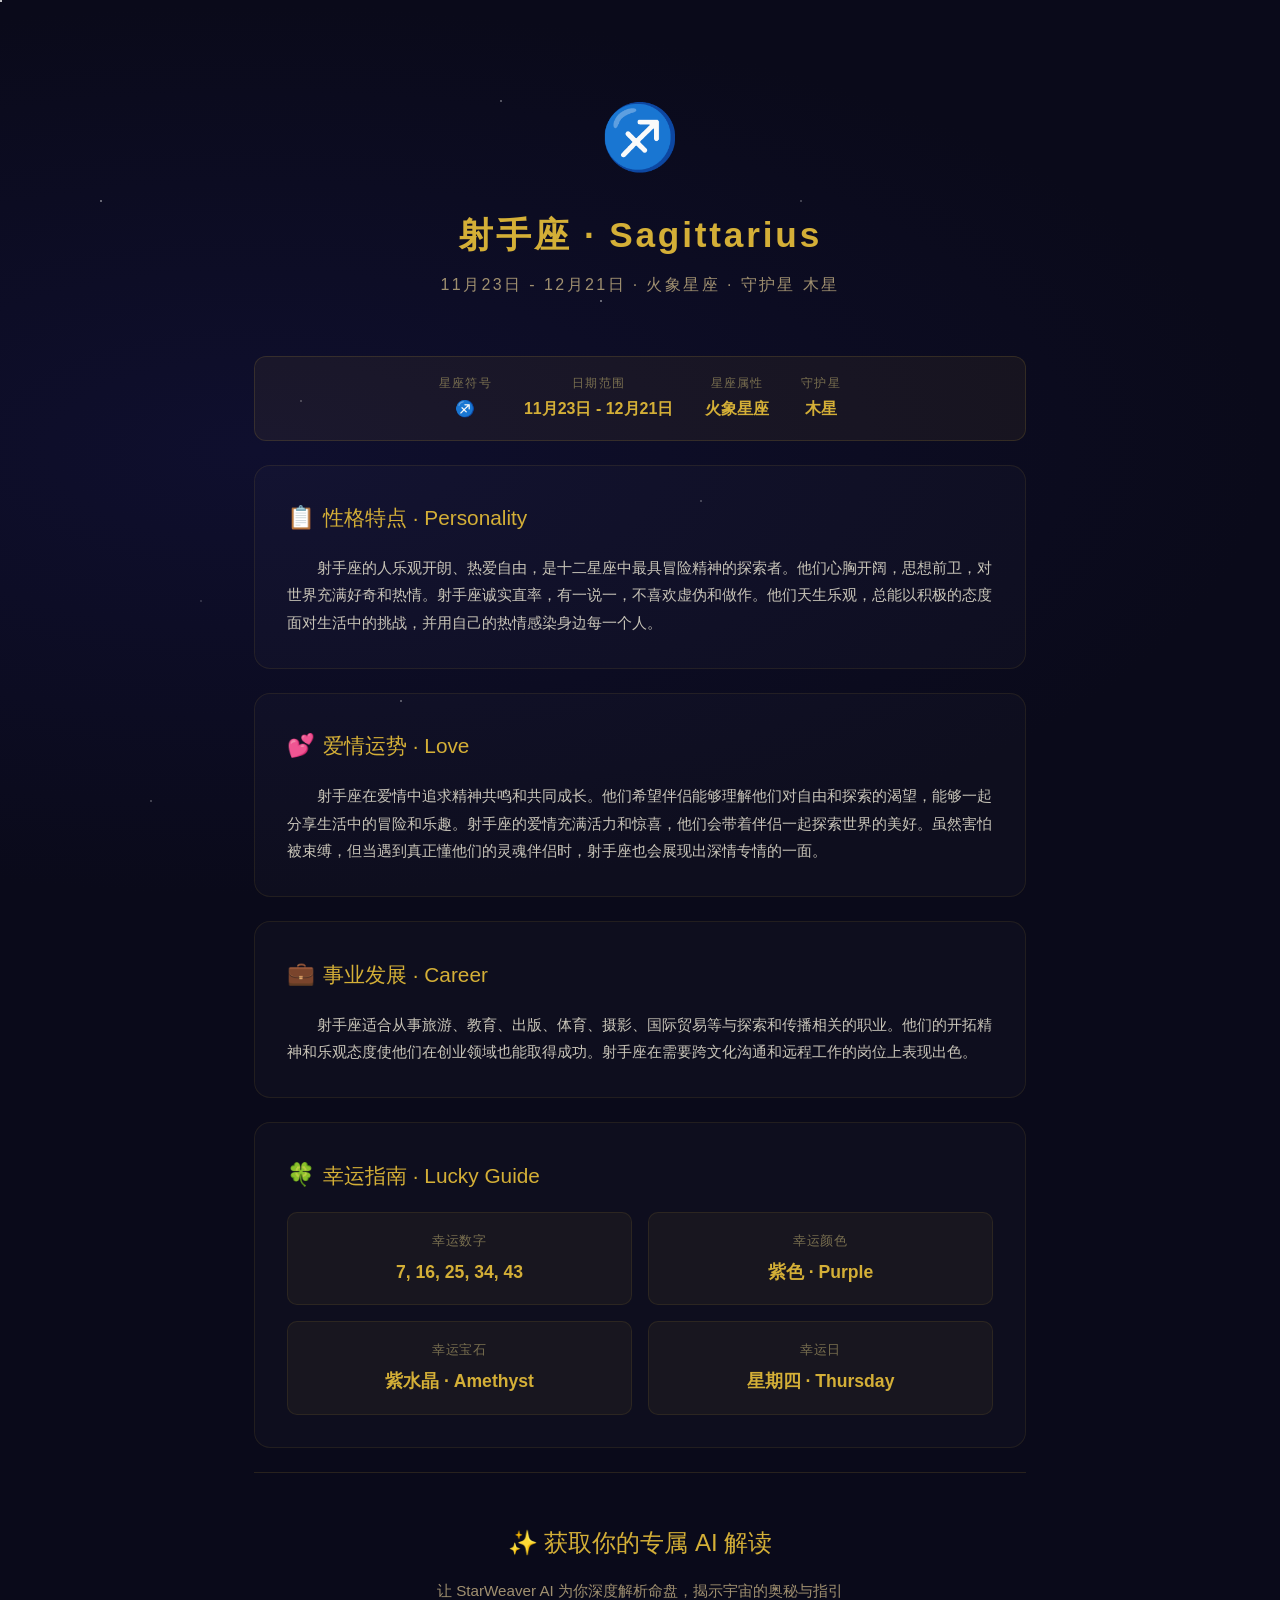
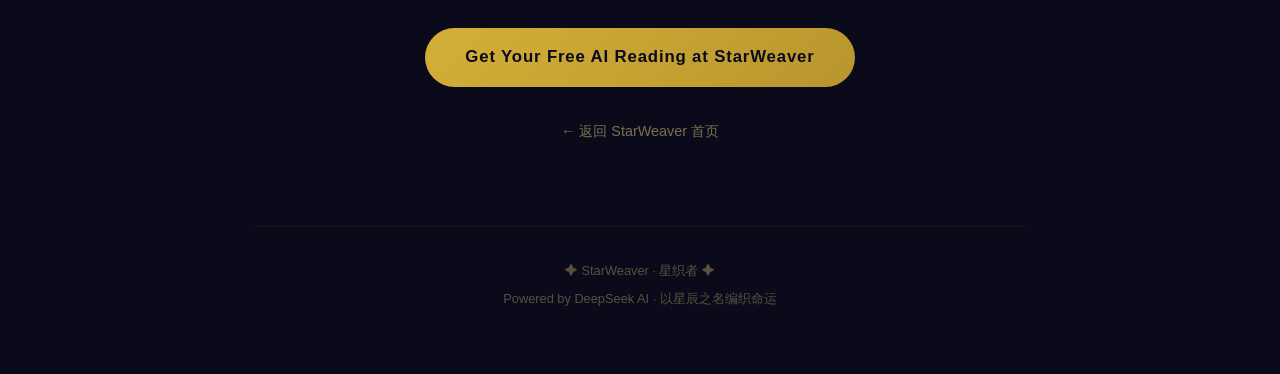
<file: zodiac/sagittarius.html>
<!DOCTYPE html>
<html lang="zh-CN">
<head>
  <meta charset="UTF-8">
  <meta name="viewport" content="width=device-width, initial-scale=1.0">
  <title>射手座(Sagittarius)全解析 - 性格特点、爱情运势、事业指南 | StarWeaver · 星织者</title>
  <meta name="description" content="射手座（Sagittarius）完整指南：了解射手座的性格特点、爱情运势、事业发展、幸运数字和幸运宝石。11月23日 - 12月21日出生的人属于射手座，守护星为木星。StarWeaver AI为你深度解析星座奥秘。">
  <meta name="keywords" content="射手座,Sagittarius,射手座性格,射手座爱情,射手座运势,射手座事业,星座,占星,StarWeaver,星织者,AI占星">
  <link rel="canonical" href="https://starweaver.vercel.app/sagittarius">
  <link rel="icon" href="data:image/svg+xml,<svg xmlns=%22http://www.w3.org/2000/svg%22 viewBox=%220 0 100 100%22><text y=%22.9em%22 font-size=%2290%22>✨</text></svg>">

  <!-- Open Graph -->
  <meta property="og:title" content="射手座(Sagittarius)全解析 - 性格特点、爱情运势、事业指南 | StarWeaver · 星织者">
  <meta property="og:description" content="射手座（Sagittarius）完整指南：了解射手座的性格特点、爱情运势、事业发展、幸运数字和幸运宝石。11月23日 - 12月21日出生的人属于射手座，守护星为木星。StarWeaver AI为你深度解析星座奥秘。">
  <meta property="og:url" content="https://starweaver.vercel.app/sagittarius">
  <meta property="og:type" content="website">
  <meta property="og:site_name" content="StarWeaver · 星织者">
  <meta property="og:locale" content="zh_CN">

  <!-- Twitter Card -->
  <meta name="twitter:card" content="summary_large_image">
  <meta name="twitter:title" content="射手座(Sagittarius)全解析 - 性格特点、爱情运势、事业指南 | StarWeaver · 星织者">
  <meta name="twitter:description" content="射手座（Sagittarius）完整指南：了解射手座的性格特点、爱情运势、事业发展、幸运数字和幸运宝石。11月23日 - 12月21日出生的人属于射手座，守护星为木星。StarWeaver AI为你深度解析星座奥秘。">

  <!-- JSON-LD Schema -->
  <script type="application/ld+json">
{
  "@context": "https://schema.org",
  "@type": "ZodiacSign",
  "name": "射手座",
  "alternateName": "Sagittarius",
  "description": "射手座（Sagittarius）是火象星座，守护星为木星，日期范围为11月23日 - 12月21日。",
  "url": "https://starweaver.vercel.app/sagittarius"
}
  </script>

  <style>
    *, *::before, *::after { box-sizing: border-box; margin: 0; padding: 0; }
    body {
      font-family: -apple-system, BlinkMacSystemFont, 'Segoe UI', 'Noto Sans SC', sans-serif;
      background: #0a0a1a;
      color: #e0dcd0;
      min-height: 100vh;
      line-height: 1.8;
    }
    .stars-bg {
      position: fixed;
      top: 0; left: 0; width: 100%; height: 100%;
      background: radial-gradient(ellipse at 20% 50%, #0f0f2e 0%, #0a0a1a 70%);
      z-index: -1;
      overflow: hidden;
    }
    .stars-bg::before {
      content: '';
      position: absolute;
      width: 2px; height: 2px;
      background: #fff;
      border-radius: 50%;
      box-shadow:
        100px 200px 0 0 rgba(255,255,255,0.5),
        300px 400px 0 0 rgba(255,255,255,0.3),
        500px 100px 0 0 rgba(255,255,255,0.4),
        700px 500px 0 0 rgba(255,255,255,0.3),
        200px 600px 0 0 rgba(255,255,255,0.2),
        600px 300px 0 0 rgba(255,255,255,0.5),
        800px 200px 0 0 rgba(255,255,255,0.3),
        400px 700px 0 0 rgba(255,255,255,0.4),
        900px 600px 0 0 rgba(255,255,255,0.2),
        150px 800px 0 0 rgba(255,255,255,0.3);
      animation: twinkle 4s ease-in-out infinite alternate;
    }
    @keyframes twinkle {
      0% { opacity: 0.3; }
      100% { opacity: 1; }
    }
    .container {
      max-width: 820px;
      margin: 0 auto;
      padding: 2rem 1.5rem 4rem;
    }
    header {
      text-align: center;
      padding: 3rem 0 2rem;
    }
    .sign-emoji {
      font-size: 4rem;
      display: block;
      margin-bottom: 0.5rem;
    }
    h1 {
      font-size: 2.2rem;
      color: #d4af37;
      letter-spacing: 0.08em;
      margin-bottom: 0.3rem;
    }
    .sign-subtitle {
      font-size: 1rem;
      color: #a09070;
      letter-spacing: 0.15em;
    }
    .meta-bar {
      display: flex;
      justify-content: center;
      gap: 2rem;
      flex-wrap: wrap;
      margin: 1.5rem 0;
      padding: 1rem;
      background: rgba(212, 175, 55, 0.06);
      border: 1px solid rgba(212, 175, 55, 0.15);
      border-radius: 12px;
    }
    .meta-item {
      text-align: center;
    }
    .meta-label {
      font-size: 0.75rem;
      color: #7a7050;
      text-transform: uppercase;
      letter-spacing: 0.1em;
    }
    .meta-value {
      font-size: 1rem;
      color: #d4af37;
      font-weight: 600;
    }
    .section-card {
      background: rgba(255,255,255,0.02);
      border: 1px solid rgba(212, 175, 55, 0.1);
      border-radius: 16px;
      padding: 2rem;
      margin-bottom: 1.5rem;
      transition: border-color 0.3s;
    }
    .section-card:hover {
      border-color: rgba(212, 175, 55, 0.25);
    }
    .section-title {
      font-size: 1.3rem;
      color: #d4af37;
      margin-bottom: 1rem;
      display: flex;
      align-items: center;
      gap: 0.5rem;
    }
    .section-title .icon { font-size: 1.4rem; }
    .section-card p {
      color: #c8c4b8;
      font-size: 0.95rem;
      text-indent: 2em;
    }
    .lucky-grid {
      display: grid;
      grid-template-columns: 1fr 1fr;
      gap: 1rem;
    }
    @media (max-width: 480px) {
      .lucky-grid { grid-template-columns: 1fr; }
    }
    .lucky-item {
      background: rgba(212, 175, 55, 0.05);
      border: 1px solid rgba(212, 175, 55, 0.1);
      border-radius: 10px;
      padding: 1rem;
      text-align: center;
    }
    .lucky-item-label {
      font-size: 0.8rem;
      color: #7a7050;
      letter-spacing: 0.05em;
    }
    .lucky-item-value {
      font-size: 1.1rem;
      color: #d4af37;
      font-weight: 600;
      margin-top: 0.3rem;
    }
    .cta-section {
      text-align: center;
      padding: 3rem 0;
      margin-top: 1rem;
      border-top: 1px solid rgba(212, 175, 55, 0.15);
    }
    .cta-title {
      font-size: 1.5rem;
      color: #d4af37;
      margin-bottom: 0.8rem;
    }
    .cta-text {
      color: #a09070;
      font-size: 0.95rem;
      margin-bottom: 1.5rem;
    }
    .cta-btn {
      display: inline-block;
      padding: 0.9rem 2.5rem;
      background: linear-gradient(135deg, #d4af37, #b8962e);
      color: #0a0a1a;
      font-size: 1.05rem;
      font-weight: 700;
      text-decoration: none;
      border-radius: 50px;
      transition: all 0.3s;
      letter-spacing: 0.05em;
    }
    .cta-btn:hover {
      transform: translateY(-2px);
      box-shadow: 0 8px 30px rgba(212, 175, 55, 0.3);
    }
    .back-link {
      display: inline-block;
      margin-top: 2rem;
      color: #7a7050;
      text-decoration: none;
      font-size: 0.9rem;
      transition: color 0.3s;
    }
    .back-link:hover { color: #d4af37; }
    footer {
      text-align: center;
      padding: 2rem 0 0;
      color: #5a5040;
      font-size: 0.8rem;
      border-top: 1px solid rgba(212, 175, 55, 0.08);
      margin-top: 2rem;
    }
  </style>
</head>
<body>
  <div class="stars-bg"></div>
  <div class="container">

    <header>
      <span class="sign-emoji">♐</span>
      <h1>射手座 · Sagittarius</h1>
      <p class="sign-subtitle">11月23日 - 12月21日 · 火象星座 · 守护星 木星</p>
    </header>

    <div class="meta-bar">
      <div class="meta-item">
        <div class="meta-label">星座符号</div>
        <div class="meta-value">♐</div>
      </div>
      <div class="meta-item">
        <div class="meta-label">日期范围</div>
        <div class="meta-value">11月23日 - 12月21日</div>
      </div>
      <div class="meta-item">
        <div class="meta-label">星座属性</div>
        <div class="meta-value">火象星座</div>
      </div>
      <div class="meta-item">
        <div class="meta-label">守护星</div>
        <div class="meta-value">木星</div>
      </div>
    </div>

    <div class="section-card">
      <div class="section-title"><span class="icon">📋</span> 性格特点 · Personality</div>
      <p>射手座的人乐观开朗、热爱自由，是十二星座中最具冒险精神的探索者。他们心胸开阔，思想前卫，对世界充满好奇和热情。射手座诚实直率，有一说一，不喜欢虚伪和做作。他们天生乐观，总能以积极的态度面对生活中的挑战，并用自己的热情感染身边每一个人。</p>
    </div>

    <div class="section-card">
      <div class="section-title"><span class="icon">💕</span> 爱情运势 · Love</div>
      <p>射手座在爱情中追求精神共鸣和共同成长。他们希望伴侣能够理解他们对自由和探索的渴望，能够一起分享生活中的冒险和乐趣。射手座的爱情充满活力和惊喜，他们会带着伴侣一起探索世界的美好。虽然害怕被束缚，但当遇到真正懂他们的灵魂伴侣时，射手座也会展现出深情专情的一面。</p>
    </div>

    <div class="section-card">
      <div class="section-title"><span class="icon">💼</span> 事业发展 · Career</div>
      <p>射手座适合从事旅游、教育、出版、体育、摄影、国际贸易等与探索和传播相关的职业。他们的开拓精神和乐观态度使他们在创业领域也能取得成功。射手座在需要跨文化沟通和远程工作的岗位上表现出色。</p>
    </div>

    <div class="section-card">
      <div class="section-title"><span class="icon">🍀</span> 幸运指南 · Lucky Guide</div>
      <div class="lucky-grid">
        <div class="lucky-item">
          <div class="lucky-item-label">幸运数字</div>
          <div class="lucky-item-value">7, 16, 25, 34, 43</div>
        </div>
        <div class="lucky-item">
          <div class="lucky-item-label">幸运颜色</div>
          <div class="lucky-item-value">紫色 · Purple</div>
        </div>
        <div class="lucky-item">
          <div class="lucky-item-label">幸运宝石</div>
          <div class="lucky-item-value">紫水晶 · Amethyst</div>
        </div>
        <div class="lucky-item">
          <div class="lucky-item-label">幸运日</div>
          <div class="lucky-item-value">星期四 · Thursday</div>
        </div>
      </div>
    </div>

    <div class="cta-section">
      <div class="cta-title">✨ 获取你的专属 AI 解读</div>
      <p class="cta-text">让 StarWeaver AI 为你深度解析命盘，揭示宇宙的奥秘与指引</p>
      <a href="https://starweaver.vercel.app" class="cta-btn">Get Your Free AI Reading at StarWeaver</a>
      <br>
      <a href="https://starweaver.vercel.app" class="back-link">← 返回 StarWeaver 首页</a>
    </div>

    <footer>
      <p>✦ StarWeaver · 星织者 ✦</p>
      <p style="margin-top:0.3rem;">Powered by DeepSeek AI · 以星辰之名编织命运</p>
    </footer>

  </div>
</body>
</html>
</file>
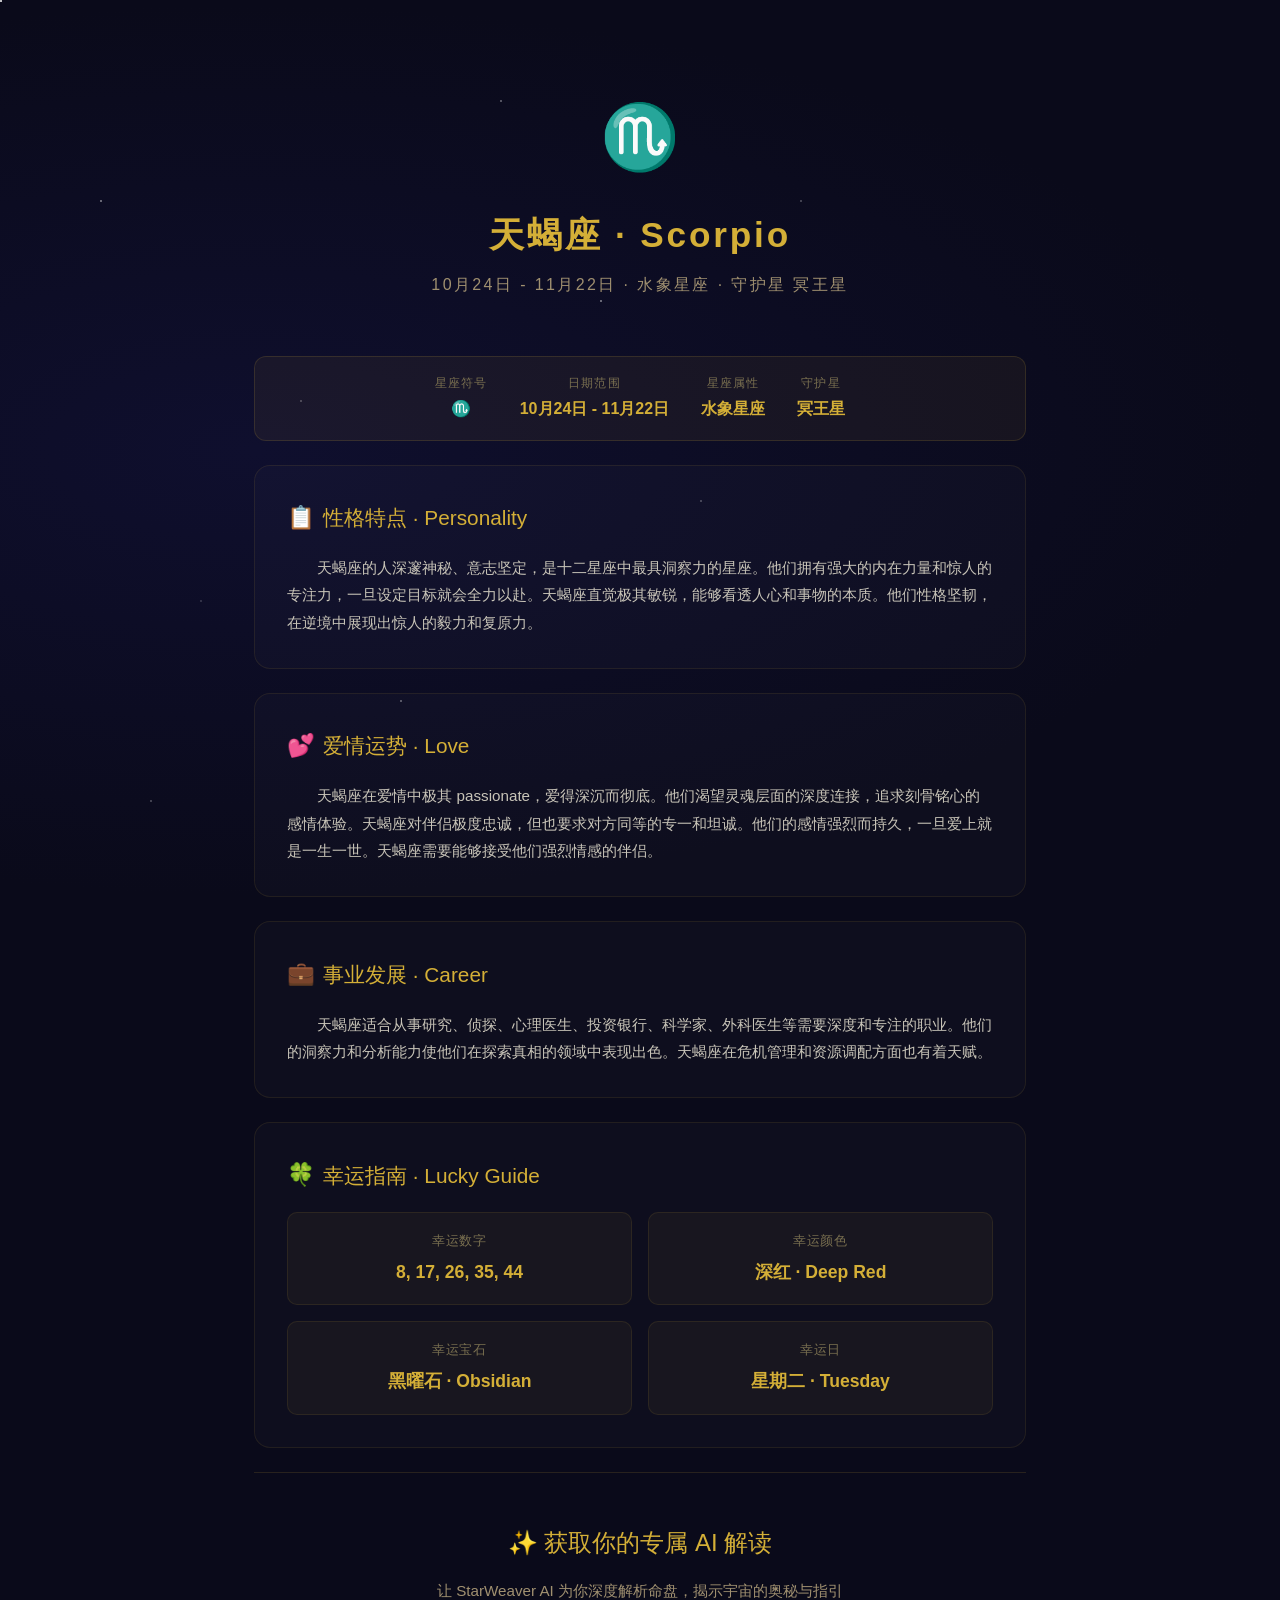
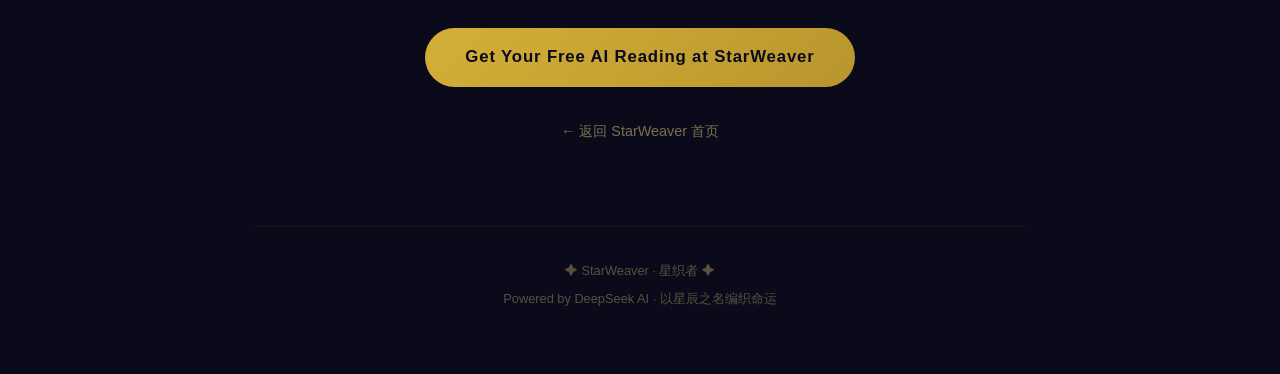
<file: zodiac/scorpio.html>
<!DOCTYPE html>
<html lang="zh-CN">
<head>
  <meta charset="UTF-8">
  <meta name="viewport" content="width=device-width, initial-scale=1.0">
  <title>天蝎座(Scorpio)全解析 - 性格特点、爱情运势、事业指南 | StarWeaver · 星织者</title>
  <meta name="description" content="天蝎座（Scorpio）完整指南：了解天蝎座的性格特点、爱情运势、事业发展、幸运数字和幸运宝石。10月24日 - 11月22日出生的人属于天蝎座，守护星为冥王星。StarWeaver AI为你深度解析星座奥秘。">
  <meta name="keywords" content="天蝎座,Scorpio,天蝎座性格,天蝎座爱情,天蝎座运势,天蝎座事业,星座,占星,StarWeaver,星织者,AI占星">
  <link rel="canonical" href="https://starweaver.vercel.app/scorpio">
  <link rel="icon" href="data:image/svg+xml,<svg xmlns=%22http://www.w3.org/2000/svg%22 viewBox=%220 0 100 100%22><text y=%22.9em%22 font-size=%2290%22>✨</text></svg>">

  <!-- Open Graph -->
  <meta property="og:title" content="天蝎座(Scorpio)全解析 - 性格特点、爱情运势、事业指南 | StarWeaver · 星织者">
  <meta property="og:description" content="天蝎座（Scorpio）完整指南：了解天蝎座的性格特点、爱情运势、事业发展、幸运数字和幸运宝石。10月24日 - 11月22日出生的人属于天蝎座，守护星为冥王星。StarWeaver AI为你深度解析星座奥秘。">
  <meta property="og:url" content="https://starweaver.vercel.app/scorpio">
  <meta property="og:type" content="website">
  <meta property="og:site_name" content="StarWeaver · 星织者">
  <meta property="og:locale" content="zh_CN">

  <!-- Twitter Card -->
  <meta name="twitter:card" content="summary_large_image">
  <meta name="twitter:title" content="天蝎座(Scorpio)全解析 - 性格特点、爱情运势、事业指南 | StarWeaver · 星织者">
  <meta name="twitter:description" content="天蝎座（Scorpio）完整指南：了解天蝎座的性格特点、爱情运势、事业发展、幸运数字和幸运宝石。10月24日 - 11月22日出生的人属于天蝎座，守护星为冥王星。StarWeaver AI为你深度解析星座奥秘。">

  <!-- JSON-LD Schema -->
  <script type="application/ld+json">
{
  "@context": "https://schema.org",
  "@type": "ZodiacSign",
  "name": "天蝎座",
  "alternateName": "Scorpio",
  "description": "天蝎座（Scorpio）是水象星座，守护星为冥王星，日期范围为10月24日 - 11月22日。",
  "url": "https://starweaver.vercel.app/scorpio"
}
  </script>

  <style>
    *, *::before, *::after { box-sizing: border-box; margin: 0; padding: 0; }
    body {
      font-family: -apple-system, BlinkMacSystemFont, 'Segoe UI', 'Noto Sans SC', sans-serif;
      background: #0a0a1a;
      color: #e0dcd0;
      min-height: 100vh;
      line-height: 1.8;
    }
    .stars-bg {
      position: fixed;
      top: 0; left: 0; width: 100%; height: 100%;
      background: radial-gradient(ellipse at 20% 50%, #0f0f2e 0%, #0a0a1a 70%);
      z-index: -1;
      overflow: hidden;
    }
    .stars-bg::before {
      content: '';
      position: absolute;
      width: 2px; height: 2px;
      background: #fff;
      border-radius: 50%;
      box-shadow:
        100px 200px 0 0 rgba(255,255,255,0.5),
        300px 400px 0 0 rgba(255,255,255,0.3),
        500px 100px 0 0 rgba(255,255,255,0.4),
        700px 500px 0 0 rgba(255,255,255,0.3),
        200px 600px 0 0 rgba(255,255,255,0.2),
        600px 300px 0 0 rgba(255,255,255,0.5),
        800px 200px 0 0 rgba(255,255,255,0.3),
        400px 700px 0 0 rgba(255,255,255,0.4),
        900px 600px 0 0 rgba(255,255,255,0.2),
        150px 800px 0 0 rgba(255,255,255,0.3);
      animation: twinkle 4s ease-in-out infinite alternate;
    }
    @keyframes twinkle {
      0% { opacity: 0.3; }
      100% { opacity: 1; }
    }
    .container {
      max-width: 820px;
      margin: 0 auto;
      padding: 2rem 1.5rem 4rem;
    }
    header {
      text-align: center;
      padding: 3rem 0 2rem;
    }
    .sign-emoji {
      font-size: 4rem;
      display: block;
      margin-bottom: 0.5rem;
    }
    h1 {
      font-size: 2.2rem;
      color: #d4af37;
      letter-spacing: 0.08em;
      margin-bottom: 0.3rem;
    }
    .sign-subtitle {
      font-size: 1rem;
      color: #a09070;
      letter-spacing: 0.15em;
    }
    .meta-bar {
      display: flex;
      justify-content: center;
      gap: 2rem;
      flex-wrap: wrap;
      margin: 1.5rem 0;
      padding: 1rem;
      background: rgba(212, 175, 55, 0.06);
      border: 1px solid rgba(212, 175, 55, 0.15);
      border-radius: 12px;
    }
    .meta-item {
      text-align: center;
    }
    .meta-label {
      font-size: 0.75rem;
      color: #7a7050;
      text-transform: uppercase;
      letter-spacing: 0.1em;
    }
    .meta-value {
      font-size: 1rem;
      color: #d4af37;
      font-weight: 600;
    }
    .section-card {
      background: rgba(255,255,255,0.02);
      border: 1px solid rgba(212, 175, 55, 0.1);
      border-radius: 16px;
      padding: 2rem;
      margin-bottom: 1.5rem;
      transition: border-color 0.3s;
    }
    .section-card:hover {
      border-color: rgba(212, 175, 55, 0.25);
    }
    .section-title {
      font-size: 1.3rem;
      color: #d4af37;
      margin-bottom: 1rem;
      display: flex;
      align-items: center;
      gap: 0.5rem;
    }
    .section-title .icon { font-size: 1.4rem; }
    .section-card p {
      color: #c8c4b8;
      font-size: 0.95rem;
      text-indent: 2em;
    }
    .lucky-grid {
      display: grid;
      grid-template-columns: 1fr 1fr;
      gap: 1rem;
    }
    @media (max-width: 480px) {
      .lucky-grid { grid-template-columns: 1fr; }
    }
    .lucky-item {
      background: rgba(212, 175, 55, 0.05);
      border: 1px solid rgba(212, 175, 55, 0.1);
      border-radius: 10px;
      padding: 1rem;
      text-align: center;
    }
    .lucky-item-label {
      font-size: 0.8rem;
      color: #7a7050;
      letter-spacing: 0.05em;
    }
    .lucky-item-value {
      font-size: 1.1rem;
      color: #d4af37;
      font-weight: 600;
      margin-top: 0.3rem;
    }
    .cta-section {
      text-align: center;
      padding: 3rem 0;
      margin-top: 1rem;
      border-top: 1px solid rgba(212, 175, 55, 0.15);
    }
    .cta-title {
      font-size: 1.5rem;
      color: #d4af37;
      margin-bottom: 0.8rem;
    }
    .cta-text {
      color: #a09070;
      font-size: 0.95rem;
      margin-bottom: 1.5rem;
    }
    .cta-btn {
      display: inline-block;
      padding: 0.9rem 2.5rem;
      background: linear-gradient(135deg, #d4af37, #b8962e);
      color: #0a0a1a;
      font-size: 1.05rem;
      font-weight: 700;
      text-decoration: none;
      border-radius: 50px;
      transition: all 0.3s;
      letter-spacing: 0.05em;
    }
    .cta-btn:hover {
      transform: translateY(-2px);
      box-shadow: 0 8px 30px rgba(212, 175, 55, 0.3);
    }
    .back-link {
      display: inline-block;
      margin-top: 2rem;
      color: #7a7050;
      text-decoration: none;
      font-size: 0.9rem;
      transition: color 0.3s;
    }
    .back-link:hover { color: #d4af37; }
    footer {
      text-align: center;
      padding: 2rem 0 0;
      color: #5a5040;
      font-size: 0.8rem;
      border-top: 1px solid rgba(212, 175, 55, 0.08);
      margin-top: 2rem;
    }
  </style>
</head>
<body>
  <div class="stars-bg"></div>
  <div class="container">

    <header>
      <span class="sign-emoji">♏</span>
      <h1>天蝎座 · Scorpio</h1>
      <p class="sign-subtitle">10月24日 - 11月22日 · 水象星座 · 守护星 冥王星</p>
    </header>

    <div class="meta-bar">
      <div class="meta-item">
        <div class="meta-label">星座符号</div>
        <div class="meta-value">♏</div>
      </div>
      <div class="meta-item">
        <div class="meta-label">日期范围</div>
        <div class="meta-value">10月24日 - 11月22日</div>
      </div>
      <div class="meta-item">
        <div class="meta-label">星座属性</div>
        <div class="meta-value">水象星座</div>
      </div>
      <div class="meta-item">
        <div class="meta-label">守护星</div>
        <div class="meta-value">冥王星</div>
      </div>
    </div>

    <div class="section-card">
      <div class="section-title"><span class="icon">📋</span> 性格特点 · Personality</div>
      <p>天蝎座的人深邃神秘、意志坚定，是十二星座中最具洞察力的星座。他们拥有强大的内在力量和惊人的专注力，一旦设定目标就会全力以赴。天蝎座直觉极其敏锐，能够看透人心和事物的本质。他们性格坚韧，在逆境中展现出惊人的毅力和复原力。</p>
    </div>

    <div class="section-card">
      <div class="section-title"><span class="icon">💕</span> 爱情运势 · Love</div>
      <p>天蝎座在爱情中极其 passionate，爱得深沉而彻底。他们渴望灵魂层面的深度连接，追求刻骨铭心的感情体验。天蝎座对伴侣极度忠诚，但也要求对方同等的专一和坦诚。他们的感情强烈而持久，一旦爱上就是一生一世。天蝎座需要能够接受他们强烈情感的伴侣。</p>
    </div>

    <div class="section-card">
      <div class="section-title"><span class="icon">💼</span> 事业发展 · Career</div>
      <p>天蝎座适合从事研究、侦探、心理医生、投资银行、科学家、外科医生等需要深度和专注的职业。他们的洞察力和分析能力使他们在探索真相的领域中表现出色。天蝎座在危机管理和资源调配方面也有着天赋。</p>
    </div>

    <div class="section-card">
      <div class="section-title"><span class="icon">🍀</span> 幸运指南 · Lucky Guide</div>
      <div class="lucky-grid">
        <div class="lucky-item">
          <div class="lucky-item-label">幸运数字</div>
          <div class="lucky-item-value">8, 17, 26, 35, 44</div>
        </div>
        <div class="lucky-item">
          <div class="lucky-item-label">幸运颜色</div>
          <div class="lucky-item-value">深红 · Deep Red</div>
        </div>
        <div class="lucky-item">
          <div class="lucky-item-label">幸运宝石</div>
          <div class="lucky-item-value">黑曜石 · Obsidian</div>
        </div>
        <div class="lucky-item">
          <div class="lucky-item-label">幸运日</div>
          <div class="lucky-item-value">星期二 · Tuesday</div>
        </div>
      </div>
    </div>

    <div class="cta-section">
      <div class="cta-title">✨ 获取你的专属 AI 解读</div>
      <p class="cta-text">让 StarWeaver AI 为你深度解析命盘，揭示宇宙的奥秘与指引</p>
      <a href="https://starweaver.vercel.app" class="cta-btn">Get Your Free AI Reading at StarWeaver</a>
      <br>
      <a href="https://starweaver.vercel.app" class="back-link">← 返回 StarWeaver 首页</a>
    </div>

    <footer>
      <p>✦ StarWeaver · 星织者 ✦</p>
      <p style="margin-top:0.3rem;">Powered by DeepSeek AI · 以星辰之名编织命运</p>
    </footer>

  </div>
</body>
</html>
</file>
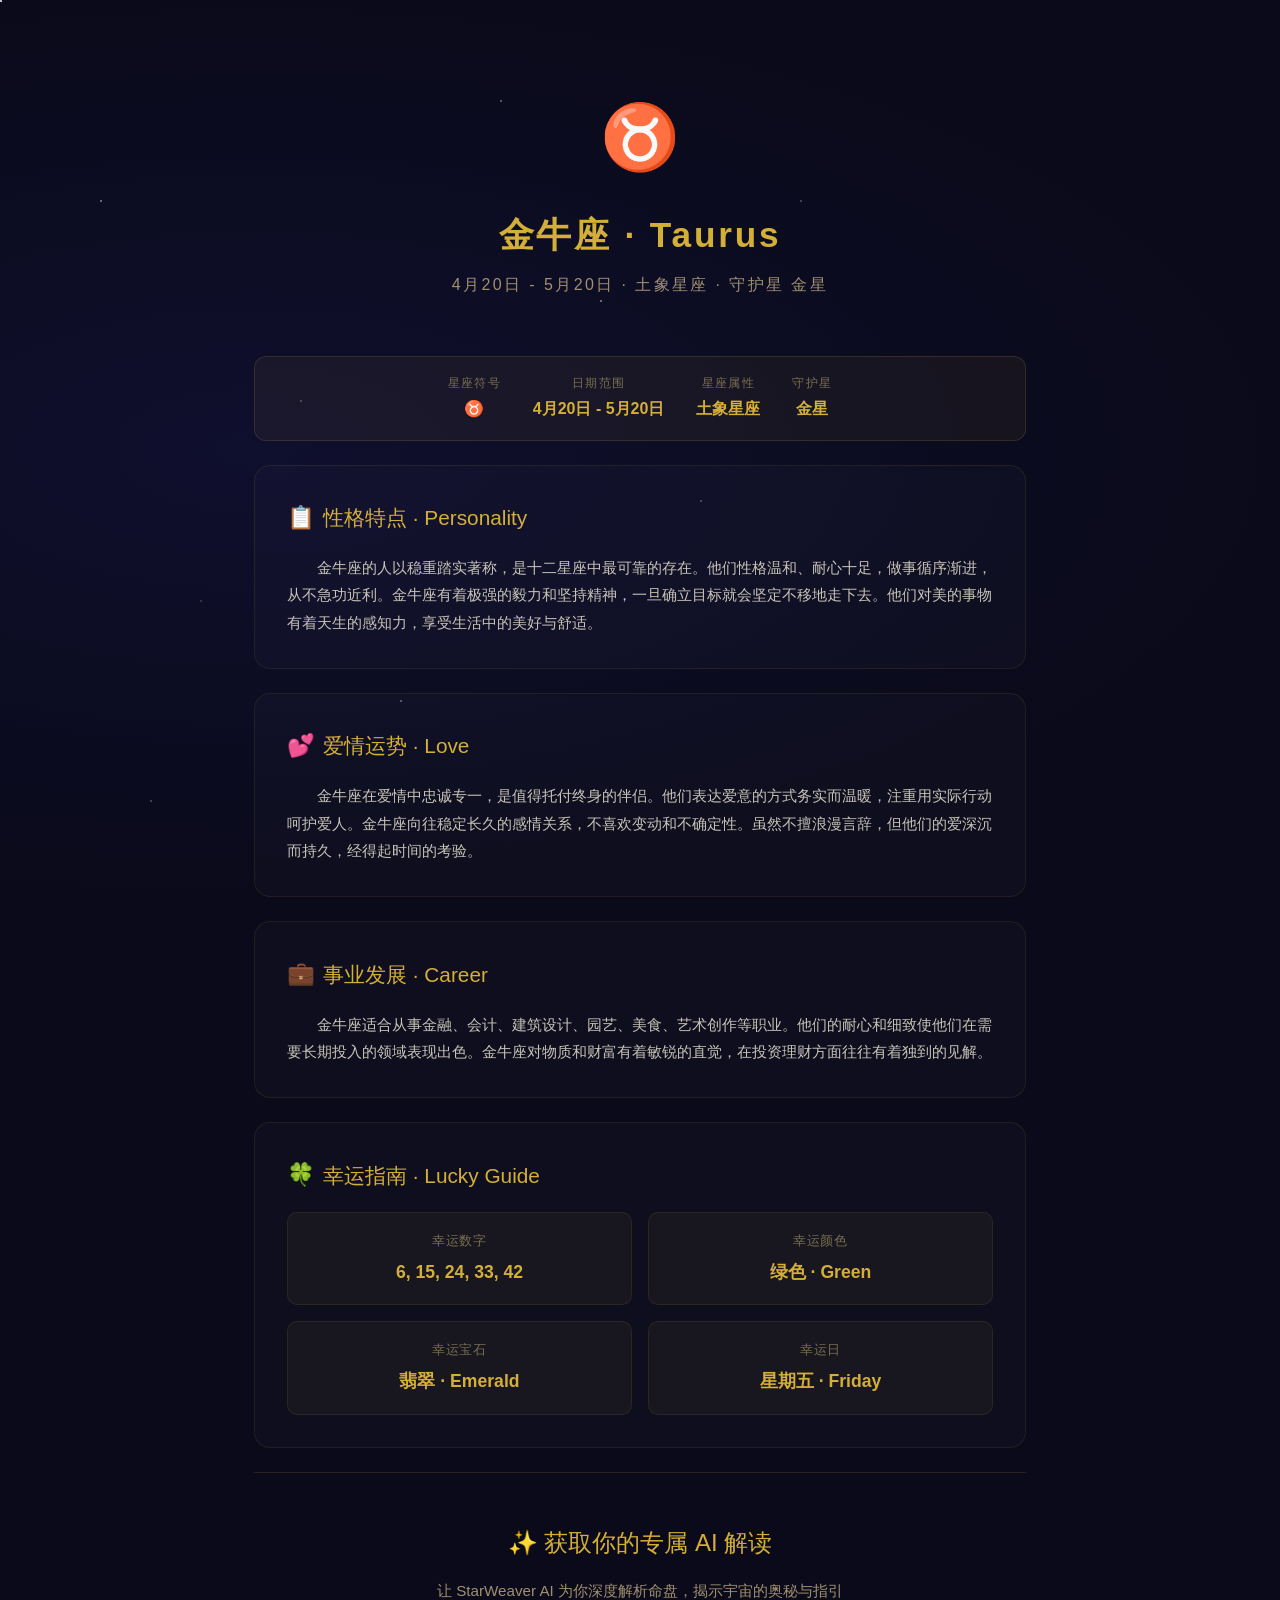
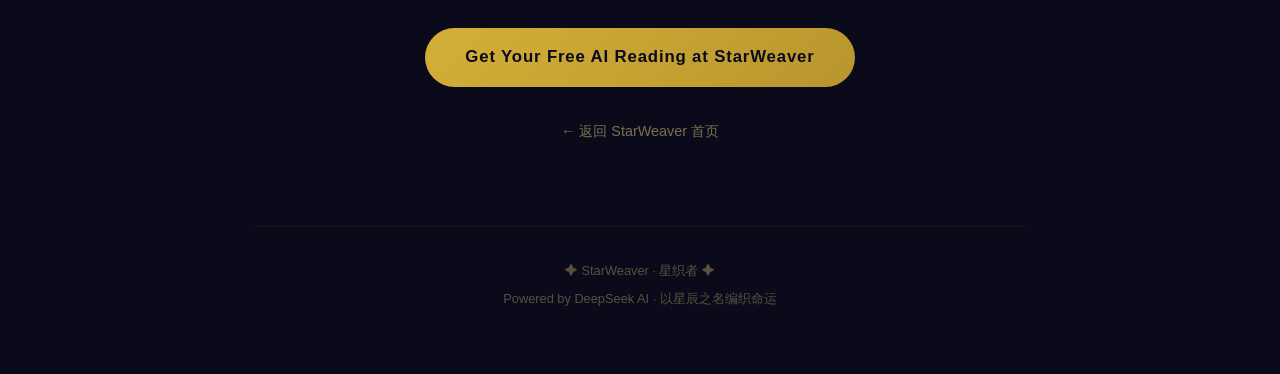
<file: zodiac/taurus.html>
<!DOCTYPE html>
<html lang="zh-CN">
<head>
  <meta charset="UTF-8">
  <meta name="viewport" content="width=device-width, initial-scale=1.0">
  <title>金牛座(Taurus)全解析 - 性格特点、爱情运势、事业指南 | StarWeaver · 星织者</title>
  <meta name="description" content="金牛座（Taurus）完整指南：了解金牛座的性格特点、爱情运势、事业发展、幸运数字和幸运宝石。4月20日 - 5月20日出生的人属于金牛座，守护星为金星。StarWeaver AI为你深度解析星座奥秘。">
  <meta name="keywords" content="金牛座,Taurus,金牛座性格,金牛座爱情,金牛座运势,金牛座事业,星座,占星,StarWeaver,星织者,AI占星">
  <link rel="canonical" href="https://starweaver.vercel.app/taurus">
  <link rel="icon" href="data:image/svg+xml,<svg xmlns=%22http://www.w3.org/2000/svg%22 viewBox=%220 0 100 100%22><text y=%22.9em%22 font-size=%2290%22>✨</text></svg>">

  <!-- Open Graph -->
  <meta property="og:title" content="金牛座(Taurus)全解析 - 性格特点、爱情运势、事业指南 | StarWeaver · 星织者">
  <meta property="og:description" content="金牛座（Taurus）完整指南：了解金牛座的性格特点、爱情运势、事业发展、幸运数字和幸运宝石。4月20日 - 5月20日出生的人属于金牛座，守护星为金星。StarWeaver AI为你深度解析星座奥秘。">
  <meta property="og:url" content="https://starweaver.vercel.app/taurus">
  <meta property="og:type" content="website">
  <meta property="og:site_name" content="StarWeaver · 星织者">
  <meta property="og:locale" content="zh_CN">

  <!-- Twitter Card -->
  <meta name="twitter:card" content="summary_large_image">
  <meta name="twitter:title" content="金牛座(Taurus)全解析 - 性格特点、爱情运势、事业指南 | StarWeaver · 星织者">
  <meta name="twitter:description" content="金牛座（Taurus）完整指南：了解金牛座的性格特点、爱情运势、事业发展、幸运数字和幸运宝石。4月20日 - 5月20日出生的人属于金牛座，守护星为金星。StarWeaver AI为你深度解析星座奥秘。">

  <!-- JSON-LD Schema -->
  <script type="application/ld+json">
{
  "@context": "https://schema.org",
  "@type": "ZodiacSign",
  "name": "金牛座",
  "alternateName": "Taurus",
  "description": "金牛座（Taurus）是土象星座，守护星为金星，日期范围为4月20日 - 5月20日。",
  "url": "https://starweaver.vercel.app/taurus"
}
  </script>

  <style>
    *, *::before, *::after { box-sizing: border-box; margin: 0; padding: 0; }
    body {
      font-family: -apple-system, BlinkMacSystemFont, 'Segoe UI', 'Noto Sans SC', sans-serif;
      background: #0a0a1a;
      color: #e0dcd0;
      min-height: 100vh;
      line-height: 1.8;
    }
    .stars-bg {
      position: fixed;
      top: 0; left: 0; width: 100%; height: 100%;
      background: radial-gradient(ellipse at 20% 50%, #0f0f2e 0%, #0a0a1a 70%);
      z-index: -1;
      overflow: hidden;
    }
    .stars-bg::before {
      content: '';
      position: absolute;
      width: 2px; height: 2px;
      background: #fff;
      border-radius: 50%;
      box-shadow:
        100px 200px 0 0 rgba(255,255,255,0.5),
        300px 400px 0 0 rgba(255,255,255,0.3),
        500px 100px 0 0 rgba(255,255,255,0.4),
        700px 500px 0 0 rgba(255,255,255,0.3),
        200px 600px 0 0 rgba(255,255,255,0.2),
        600px 300px 0 0 rgba(255,255,255,0.5),
        800px 200px 0 0 rgba(255,255,255,0.3),
        400px 700px 0 0 rgba(255,255,255,0.4),
        900px 600px 0 0 rgba(255,255,255,0.2),
        150px 800px 0 0 rgba(255,255,255,0.3);
      animation: twinkle 4s ease-in-out infinite alternate;
    }
    @keyframes twinkle {
      0% { opacity: 0.3; }
      100% { opacity: 1; }
    }
    .container {
      max-width: 820px;
      margin: 0 auto;
      padding: 2rem 1.5rem 4rem;
    }
    header {
      text-align: center;
      padding: 3rem 0 2rem;
    }
    .sign-emoji {
      font-size: 4rem;
      display: block;
      margin-bottom: 0.5rem;
    }
    h1 {
      font-size: 2.2rem;
      color: #d4af37;
      letter-spacing: 0.08em;
      margin-bottom: 0.3rem;
    }
    .sign-subtitle {
      font-size: 1rem;
      color: #a09070;
      letter-spacing: 0.15em;
    }
    .meta-bar {
      display: flex;
      justify-content: center;
      gap: 2rem;
      flex-wrap: wrap;
      margin: 1.5rem 0;
      padding: 1rem;
      background: rgba(212, 175, 55, 0.06);
      border: 1px solid rgba(212, 175, 55, 0.15);
      border-radius: 12px;
    }
    .meta-item {
      text-align: center;
    }
    .meta-label {
      font-size: 0.75rem;
      color: #7a7050;
      text-transform: uppercase;
      letter-spacing: 0.1em;
    }
    .meta-value {
      font-size: 1rem;
      color: #d4af37;
      font-weight: 600;
    }
    .section-card {
      background: rgba(255,255,255,0.02);
      border: 1px solid rgba(212, 175, 55, 0.1);
      border-radius: 16px;
      padding: 2rem;
      margin-bottom: 1.5rem;
      transition: border-color 0.3s;
    }
    .section-card:hover {
      border-color: rgba(212, 175, 55, 0.25);
    }
    .section-title {
      font-size: 1.3rem;
      color: #d4af37;
      margin-bottom: 1rem;
      display: flex;
      align-items: center;
      gap: 0.5rem;
    }
    .section-title .icon { font-size: 1.4rem; }
    .section-card p {
      color: #c8c4b8;
      font-size: 0.95rem;
      text-indent: 2em;
    }
    .lucky-grid {
      display: grid;
      grid-template-columns: 1fr 1fr;
      gap: 1rem;
    }
    @media (max-width: 480px) {
      .lucky-grid { grid-template-columns: 1fr; }
    }
    .lucky-item {
      background: rgba(212, 175, 55, 0.05);
      border: 1px solid rgba(212, 175, 55, 0.1);
      border-radius: 10px;
      padding: 1rem;
      text-align: center;
    }
    .lucky-item-label {
      font-size: 0.8rem;
      color: #7a7050;
      letter-spacing: 0.05em;
    }
    .lucky-item-value {
      font-size: 1.1rem;
      color: #d4af37;
      font-weight: 600;
      margin-top: 0.3rem;
    }
    .cta-section {
      text-align: center;
      padding: 3rem 0;
      margin-top: 1rem;
      border-top: 1px solid rgba(212, 175, 55, 0.15);
    }
    .cta-title {
      font-size: 1.5rem;
      color: #d4af37;
      margin-bottom: 0.8rem;
    }
    .cta-text {
      color: #a09070;
      font-size: 0.95rem;
      margin-bottom: 1.5rem;
    }
    .cta-btn {
      display: inline-block;
      padding: 0.9rem 2.5rem;
      background: linear-gradient(135deg, #d4af37, #b8962e);
      color: #0a0a1a;
      font-size: 1.05rem;
      font-weight: 700;
      text-decoration: none;
      border-radius: 50px;
      transition: all 0.3s;
      letter-spacing: 0.05em;
    }
    .cta-btn:hover {
      transform: translateY(-2px);
      box-shadow: 0 8px 30px rgba(212, 175, 55, 0.3);
    }
    .back-link {
      display: inline-block;
      margin-top: 2rem;
      color: #7a7050;
      text-decoration: none;
      font-size: 0.9rem;
      transition: color 0.3s;
    }
    .back-link:hover { color: #d4af37; }
    footer {
      text-align: center;
      padding: 2rem 0 0;
      color: #5a5040;
      font-size: 0.8rem;
      border-top: 1px solid rgba(212, 175, 55, 0.08);
      margin-top: 2rem;
    }
  </style>
</head>
<body>
  <div class="stars-bg"></div>
  <div class="container">

    <header>
      <span class="sign-emoji">♉</span>
      <h1>金牛座 · Taurus</h1>
      <p class="sign-subtitle">4月20日 - 5月20日 · 土象星座 · 守护星 金星</p>
    </header>

    <div class="meta-bar">
      <div class="meta-item">
        <div class="meta-label">星座符号</div>
        <div class="meta-value">♉</div>
      </div>
      <div class="meta-item">
        <div class="meta-label">日期范围</div>
        <div class="meta-value">4月20日 - 5月20日</div>
      </div>
      <div class="meta-item">
        <div class="meta-label">星座属性</div>
        <div class="meta-value">土象星座</div>
      </div>
      <div class="meta-item">
        <div class="meta-label">守护星</div>
        <div class="meta-value">金星</div>
      </div>
    </div>

    <div class="section-card">
      <div class="section-title"><span class="icon">📋</span> 性格特点 · Personality</div>
      <p>金牛座的人以稳重踏实著称，是十二星座中最可靠的存在。他们性格温和、耐心十足，做事循序渐进，从不急功近利。金牛座有着极强的毅力和坚持精神，一旦确立目标就会坚定不移地走下去。他们对美的事物有着天生的感知力，享受生活中的美好与舒适。</p>
    </div>

    <div class="section-card">
      <div class="section-title"><span class="icon">💕</span> 爱情运势 · Love</div>
      <p>金牛座在爱情中忠诚专一，是值得托付终身的伴侣。他们表达爱意的方式务实而温暖，注重用实际行动呵护爱人。金牛座向往稳定长久的感情关系，不喜欢变动和不确定性。虽然不擅浪漫言辞，但他们的爱深沉而持久，经得起时间的考验。</p>
    </div>

    <div class="section-card">
      <div class="section-title"><span class="icon">💼</span> 事业发展 · Career</div>
      <p>金牛座适合从事金融、会计、建筑设计、园艺、美食、艺术创作等职业。他们的耐心和细致使他们在需要长期投入的领域表现出色。金牛座对物质和财富有着敏锐的直觉，在投资理财方面往往有着独到的见解。</p>
    </div>

    <div class="section-card">
      <div class="section-title"><span class="icon">🍀</span> 幸运指南 · Lucky Guide</div>
      <div class="lucky-grid">
        <div class="lucky-item">
          <div class="lucky-item-label">幸运数字</div>
          <div class="lucky-item-value">6, 15, 24, 33, 42</div>
        </div>
        <div class="lucky-item">
          <div class="lucky-item-label">幸运颜色</div>
          <div class="lucky-item-value">绿色 · Green</div>
        </div>
        <div class="lucky-item">
          <div class="lucky-item-label">幸运宝石</div>
          <div class="lucky-item-value">翡翠 · Emerald</div>
        </div>
        <div class="lucky-item">
          <div class="lucky-item-label">幸运日</div>
          <div class="lucky-item-value">星期五 · Friday</div>
        </div>
      </div>
    </div>

    <div class="cta-section">
      <div class="cta-title">✨ 获取你的专属 AI 解读</div>
      <p class="cta-text">让 StarWeaver AI 为你深度解析命盘，揭示宇宙的奥秘与指引</p>
      <a href="https://starweaver.vercel.app" class="cta-btn">Get Your Free AI Reading at StarWeaver</a>
      <br>
      <a href="https://starweaver.vercel.app" class="back-link">← 返回 StarWeaver 首页</a>
    </div>

    <footer>
      <p>✦ StarWeaver · 星织者 ✦</p>
      <p style="margin-top:0.3rem;">Powered by DeepSeek AI · 以星辰之名编织命运</p>
    </footer>

  </div>
</body>
</html>
</file>
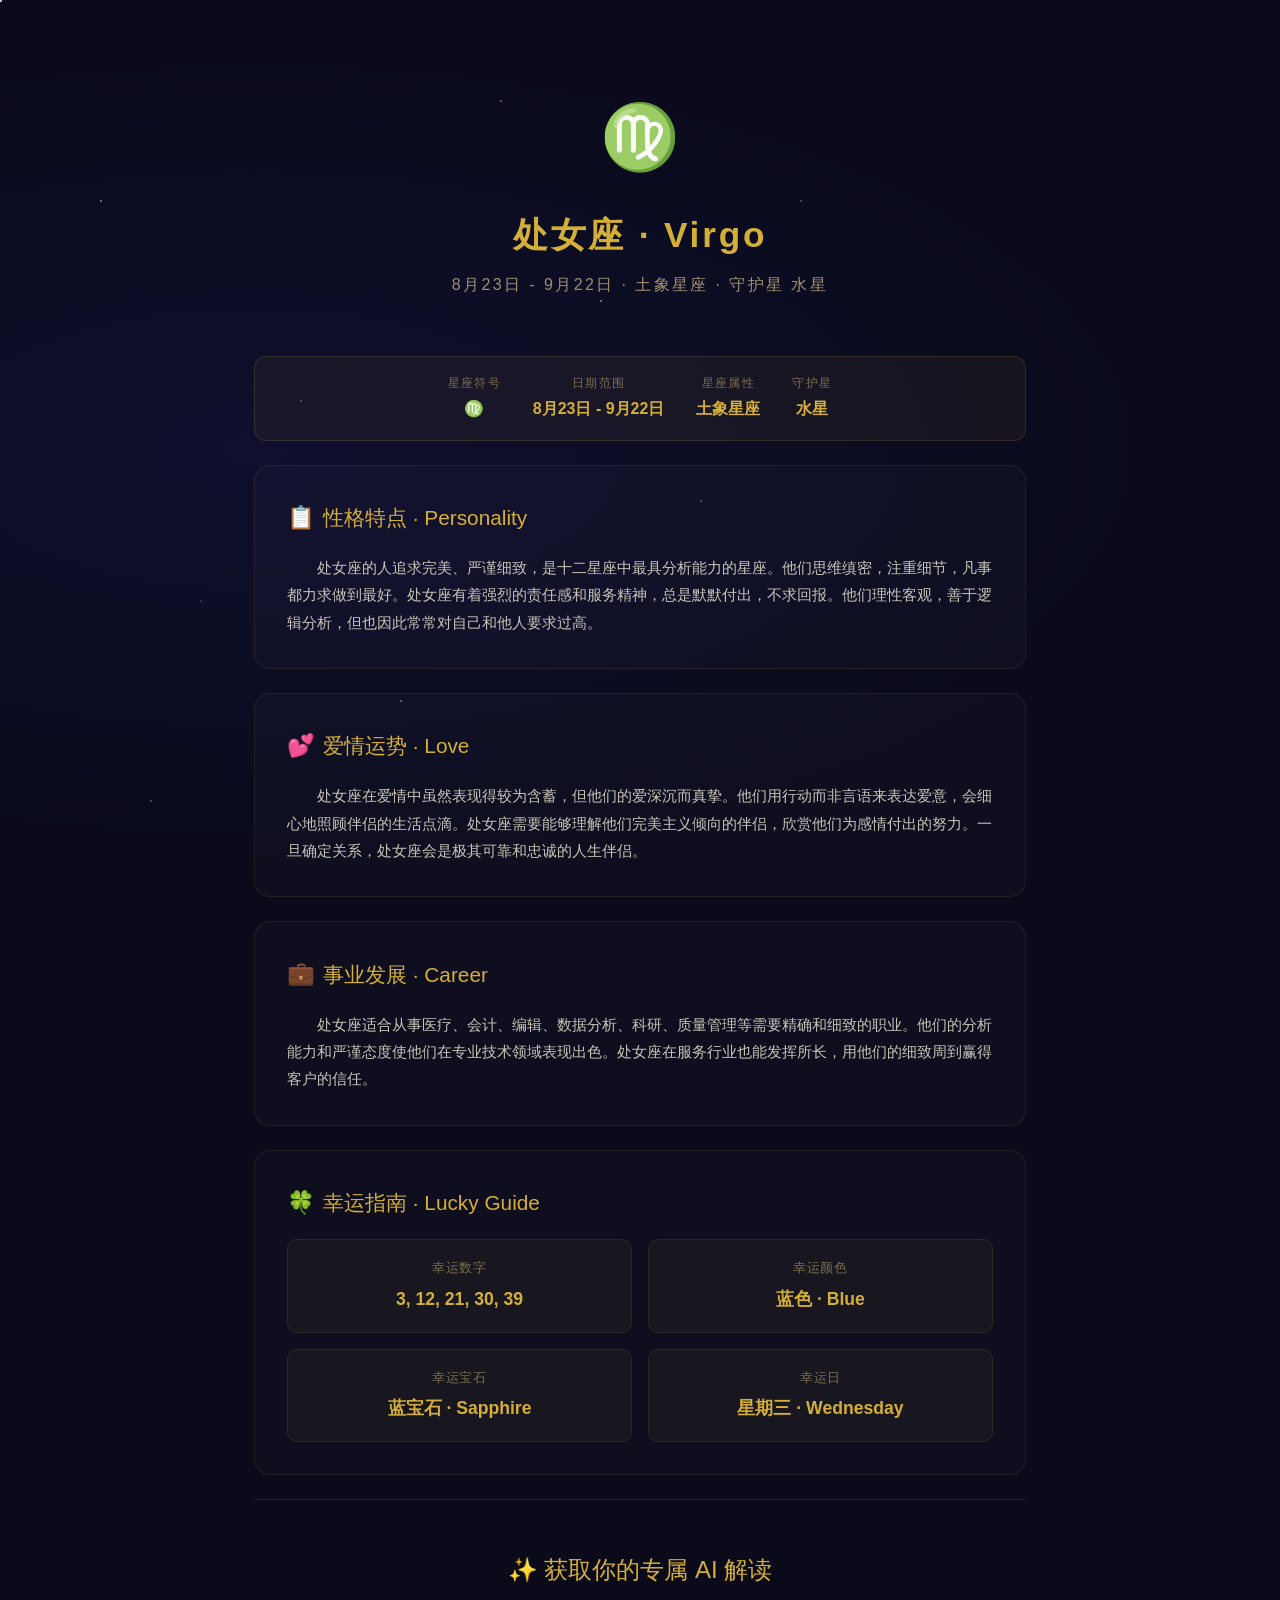
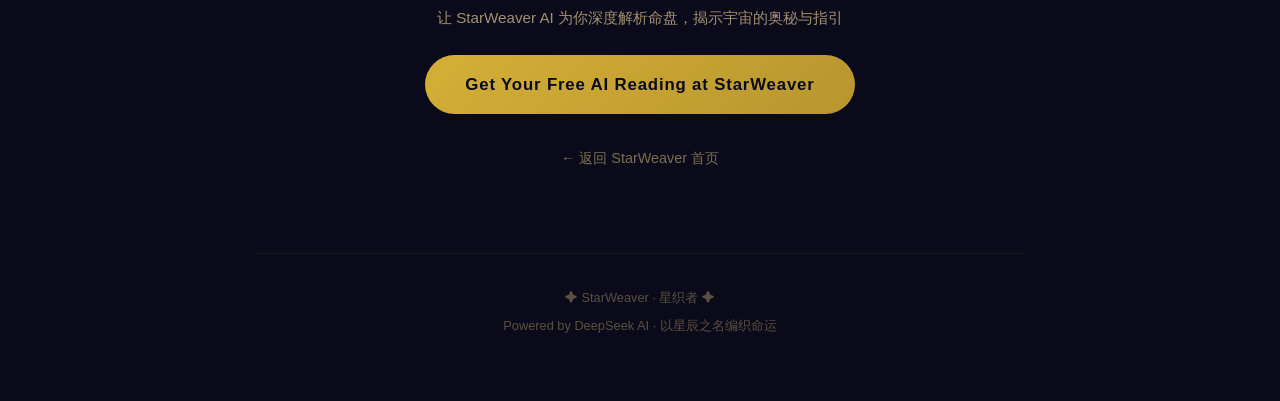
<file: zodiac/virgo.html>
<!DOCTYPE html>
<html lang="zh-CN">
<head>
  <meta charset="UTF-8">
  <meta name="viewport" content="width=device-width, initial-scale=1.0">
  <title>处女座(Virgo)全解析 - 性格特点、爱情运势、事业指南 | StarWeaver · 星织者</title>
  <meta name="description" content="处女座（Virgo）完整指南：了解处女座的性格特点、爱情运势、事业发展、幸运数字和幸运宝石。8月23日 - 9月22日出生的人属于处女座，守护星为水星。StarWeaver AI为你深度解析星座奥秘。">
  <meta name="keywords" content="处女座,Virgo,处女座性格,处女座爱情,处女座运势,处女座事业,星座,占星,StarWeaver,星织者,AI占星">
  <link rel="canonical" href="https://starweaver.vercel.app/virgo">
  <link rel="icon" href="data:image/svg+xml,<svg xmlns=%22http://www.w3.org/2000/svg%22 viewBox=%220 0 100 100%22><text y=%22.9em%22 font-size=%2290%22>✨</text></svg>">

  <!-- Open Graph -->
  <meta property="og:title" content="处女座(Virgo)全解析 - 性格特点、爱情运势、事业指南 | StarWeaver · 星织者">
  <meta property="og:description" content="处女座（Virgo）完整指南：了解处女座的性格特点、爱情运势、事业发展、幸运数字和幸运宝石。8月23日 - 9月22日出生的人属于处女座，守护星为水星。StarWeaver AI为你深度解析星座奥秘。">
  <meta property="og:url" content="https://starweaver.vercel.app/virgo">
  <meta property="og:type" content="website">
  <meta property="og:site_name" content="StarWeaver · 星织者">
  <meta property="og:locale" content="zh_CN">

  <!-- Twitter Card -->
  <meta name="twitter:card" content="summary_large_image">
  <meta name="twitter:title" content="处女座(Virgo)全解析 - 性格特点、爱情运势、事业指南 | StarWeaver · 星织者">
  <meta name="twitter:description" content="处女座（Virgo）完整指南：了解处女座的性格特点、爱情运势、事业发展、幸运数字和幸运宝石。8月23日 - 9月22日出生的人属于处女座，守护星为水星。StarWeaver AI为你深度解析星座奥秘。">

  <!-- JSON-LD Schema -->
  <script type="application/ld+json">
{
  "@context": "https://schema.org",
  "@type": "ZodiacSign",
  "name": "处女座",
  "alternateName": "Virgo",
  "description": "处女座（Virgo）是土象星座，守护星为水星，日期范围为8月23日 - 9月22日。",
  "url": "https://starweaver.vercel.app/virgo"
}
  </script>

  <style>
    *, *::before, *::after { box-sizing: border-box; margin: 0; padding: 0; }
    body {
      font-family: -apple-system, BlinkMacSystemFont, 'Segoe UI', 'Noto Sans SC', sans-serif;
      background: #0a0a1a;
      color: #e0dcd0;
      min-height: 100vh;
      line-height: 1.8;
    }
    .stars-bg {
      position: fixed;
      top: 0; left: 0; width: 100%; height: 100%;
      background: radial-gradient(ellipse at 20% 50%, #0f0f2e 0%, #0a0a1a 70%);
      z-index: -1;
      overflow: hidden;
    }
    .stars-bg::before {
      content: '';
      position: absolute;
      width: 2px; height: 2px;
      background: #fff;
      border-radius: 50%;
      box-shadow:
        100px 200px 0 0 rgba(255,255,255,0.5),
        300px 400px 0 0 rgba(255,255,255,0.3),
        500px 100px 0 0 rgba(255,255,255,0.4),
        700px 500px 0 0 rgba(255,255,255,0.3),
        200px 600px 0 0 rgba(255,255,255,0.2),
        600px 300px 0 0 rgba(255,255,255,0.5),
        800px 200px 0 0 rgba(255,255,255,0.3),
        400px 700px 0 0 rgba(255,255,255,0.4),
        900px 600px 0 0 rgba(255,255,255,0.2),
        150px 800px 0 0 rgba(255,255,255,0.3);
      animation: twinkle 4s ease-in-out infinite alternate;
    }
    @keyframes twinkle {
      0% { opacity: 0.3; }
      100% { opacity: 1; }
    }
    .container {
      max-width: 820px;
      margin: 0 auto;
      padding: 2rem 1.5rem 4rem;
    }
    header {
      text-align: center;
      padding: 3rem 0 2rem;
    }
    .sign-emoji {
      font-size: 4rem;
      display: block;
      margin-bottom: 0.5rem;
    }
    h1 {
      font-size: 2.2rem;
      color: #d4af37;
      letter-spacing: 0.08em;
      margin-bottom: 0.3rem;
    }
    .sign-subtitle {
      font-size: 1rem;
      color: #a09070;
      letter-spacing: 0.15em;
    }
    .meta-bar {
      display: flex;
      justify-content: center;
      gap: 2rem;
      flex-wrap: wrap;
      margin: 1.5rem 0;
      padding: 1rem;
      background: rgba(212, 175, 55, 0.06);
      border: 1px solid rgba(212, 175, 55, 0.15);
      border-radius: 12px;
    }
    .meta-item {
      text-align: center;
    }
    .meta-label {
      font-size: 0.75rem;
      color: #7a7050;
      text-transform: uppercase;
      letter-spacing: 0.1em;
    }
    .meta-value {
      font-size: 1rem;
      color: #d4af37;
      font-weight: 600;
    }
    .section-card {
      background: rgba(255,255,255,0.02);
      border: 1px solid rgba(212, 175, 55, 0.1);
      border-radius: 16px;
      padding: 2rem;
      margin-bottom: 1.5rem;
      transition: border-color 0.3s;
    }
    .section-card:hover {
      border-color: rgba(212, 175, 55, 0.25);
    }
    .section-title {
      font-size: 1.3rem;
      color: #d4af37;
      margin-bottom: 1rem;
      display: flex;
      align-items: center;
      gap: 0.5rem;
    }
    .section-title .icon { font-size: 1.4rem; }
    .section-card p {
      color: #c8c4b8;
      font-size: 0.95rem;
      text-indent: 2em;
    }
    .lucky-grid {
      display: grid;
      grid-template-columns: 1fr 1fr;
      gap: 1rem;
    }
    @media (max-width: 480px) {
      .lucky-grid { grid-template-columns: 1fr; }
    }
    .lucky-item {
      background: rgba(212, 175, 55, 0.05);
      border: 1px solid rgba(212, 175, 55, 0.1);
      border-radius: 10px;
      padding: 1rem;
      text-align: center;
    }
    .lucky-item-label {
      font-size: 0.8rem;
      color: #7a7050;
      letter-spacing: 0.05em;
    }
    .lucky-item-value {
      font-size: 1.1rem;
      color: #d4af37;
      font-weight: 600;
      margin-top: 0.3rem;
    }
    .cta-section {
      text-align: center;
      padding: 3rem 0;
      margin-top: 1rem;
      border-top: 1px solid rgba(212, 175, 55, 0.15);
    }
    .cta-title {
      font-size: 1.5rem;
      color: #d4af37;
      margin-bottom: 0.8rem;
    }
    .cta-text {
      color: #a09070;
      font-size: 0.95rem;
      margin-bottom: 1.5rem;
    }
    .cta-btn {
      display: inline-block;
      padding: 0.9rem 2.5rem;
      background: linear-gradient(135deg, #d4af37, #b8962e);
      color: #0a0a1a;
      font-size: 1.05rem;
      font-weight: 700;
      text-decoration: none;
      border-radius: 50px;
      transition: all 0.3s;
      letter-spacing: 0.05em;
    }
    .cta-btn:hover {
      transform: translateY(-2px);
      box-shadow: 0 8px 30px rgba(212, 175, 55, 0.3);
    }
    .back-link {
      display: inline-block;
      margin-top: 2rem;
      color: #7a7050;
      text-decoration: none;
      font-size: 0.9rem;
      transition: color 0.3s;
    }
    .back-link:hover { color: #d4af37; }
    footer {
      text-align: center;
      padding: 2rem 0 0;
      color: #5a5040;
      font-size: 0.8rem;
      border-top: 1px solid rgba(212, 175, 55, 0.08);
      margin-top: 2rem;
    }
  </style>
</head>
<body>
  <div class="stars-bg"></div>
  <div class="container">

    <header>
      <span class="sign-emoji">♍</span>
      <h1>处女座 · Virgo</h1>
      <p class="sign-subtitle">8月23日 - 9月22日 · 土象星座 · 守护星 水星</p>
    </header>

    <div class="meta-bar">
      <div class="meta-item">
        <div class="meta-label">星座符号</div>
        <div class="meta-value">♍</div>
      </div>
      <div class="meta-item">
        <div class="meta-label">日期范围</div>
        <div class="meta-value">8月23日 - 9月22日</div>
      </div>
      <div class="meta-item">
        <div class="meta-label">星座属性</div>
        <div class="meta-value">土象星座</div>
      </div>
      <div class="meta-item">
        <div class="meta-label">守护星</div>
        <div class="meta-value">水星</div>
      </div>
    </div>

    <div class="section-card">
      <div class="section-title"><span class="icon">📋</span> 性格特点 · Personality</div>
      <p>处女座的人追求完美、严谨细致，是十二星座中最具分析能力的星座。他们思维缜密，注重细节，凡事都力求做到最好。处女座有着强烈的责任感和服务精神，总是默默付出，不求回报。他们理性客观，善于逻辑分析，但也因此常常对自己和他人要求过高。</p>
    </div>

    <div class="section-card">
      <div class="section-title"><span class="icon">💕</span> 爱情运势 · Love</div>
      <p>处女座在爱情中虽然表现得较为含蓄，但他们的爱深沉而真挚。他们用行动而非言语来表达爱意，会细心地照顾伴侣的生活点滴。处女座需要能够理解他们完美主义倾向的伴侣，欣赏他们为感情付出的努力。一旦确定关系，处女座会是极其可靠和忠诚的人生伴侣。</p>
    </div>

    <div class="section-card">
      <div class="section-title"><span class="icon">💼</span> 事业发展 · Career</div>
      <p>处女座适合从事医疗、会计、编辑、数据分析、科研、质量管理等需要精确和细致的职业。他们的分析能力和严谨态度使他们在专业技术领域表现出色。处女座在服务行业也能发挥所长，用他们的细致周到赢得客户的信任。</p>
    </div>

    <div class="section-card">
      <div class="section-title"><span class="icon">🍀</span> 幸运指南 · Lucky Guide</div>
      <div class="lucky-grid">
        <div class="lucky-item">
          <div class="lucky-item-label">幸运数字</div>
          <div class="lucky-item-value">3, 12, 21, 30, 39</div>
        </div>
        <div class="lucky-item">
          <div class="lucky-item-label">幸运颜色</div>
          <div class="lucky-item-value">蓝色 · Blue</div>
        </div>
        <div class="lucky-item">
          <div class="lucky-item-label">幸运宝石</div>
          <div class="lucky-item-value">蓝宝石 · Sapphire</div>
        </div>
        <div class="lucky-item">
          <div class="lucky-item-label">幸运日</div>
          <div class="lucky-item-value">星期三 · Wednesday</div>
        </div>
      </div>
    </div>

    <div class="cta-section">
      <div class="cta-title">✨ 获取你的专属 AI 解读</div>
      <p class="cta-text">让 StarWeaver AI 为你深度解析命盘，揭示宇宙的奥秘与指引</p>
      <a href="https://starweaver.vercel.app" class="cta-btn">Get Your Free AI Reading at StarWeaver</a>
      <br>
      <a href="https://starweaver.vercel.app" class="back-link">← 返回 StarWeaver 首页</a>
    </div>

    <footer>
      <p>✦ StarWeaver · 星织者 ✦</p>
      <p style="margin-top:0.3rem;">Powered by DeepSeek AI · 以星辰之名编织命运</p>
    </footer>

  </div>
</body>
</html>
</file>
